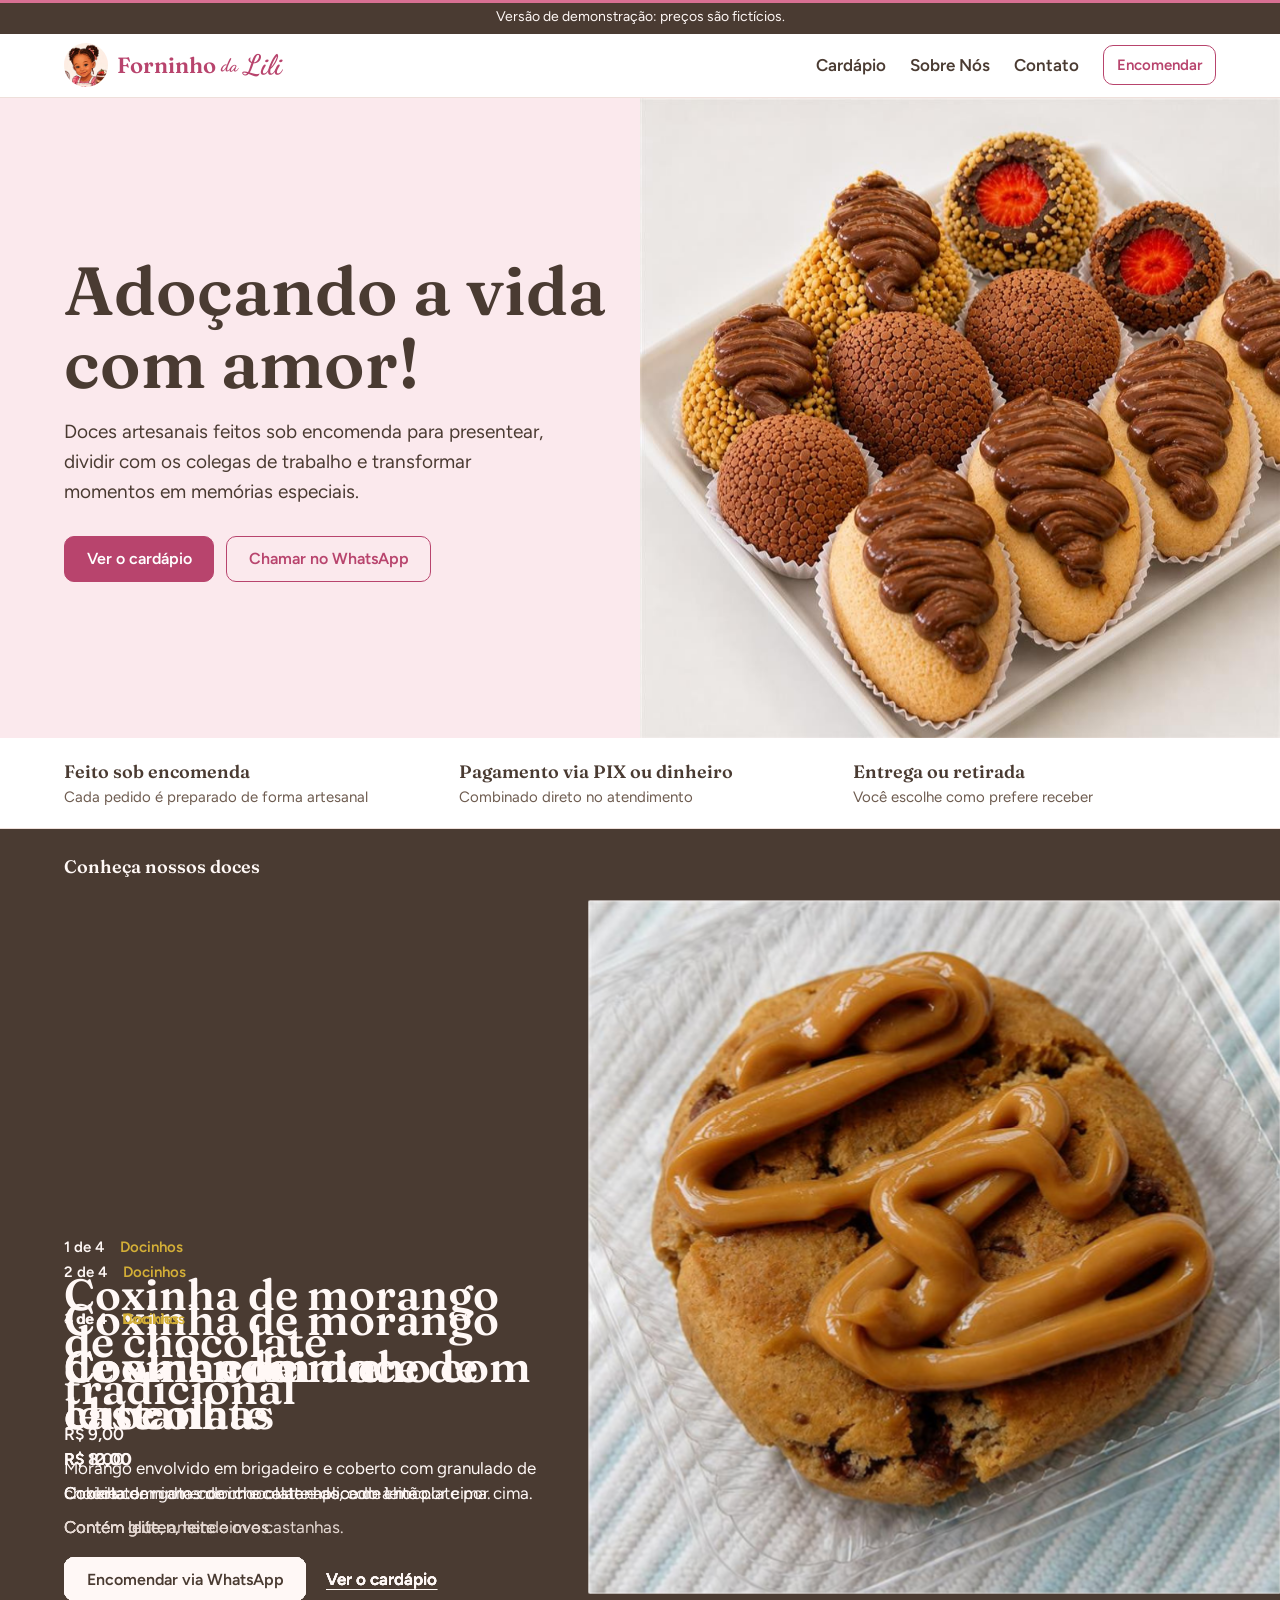
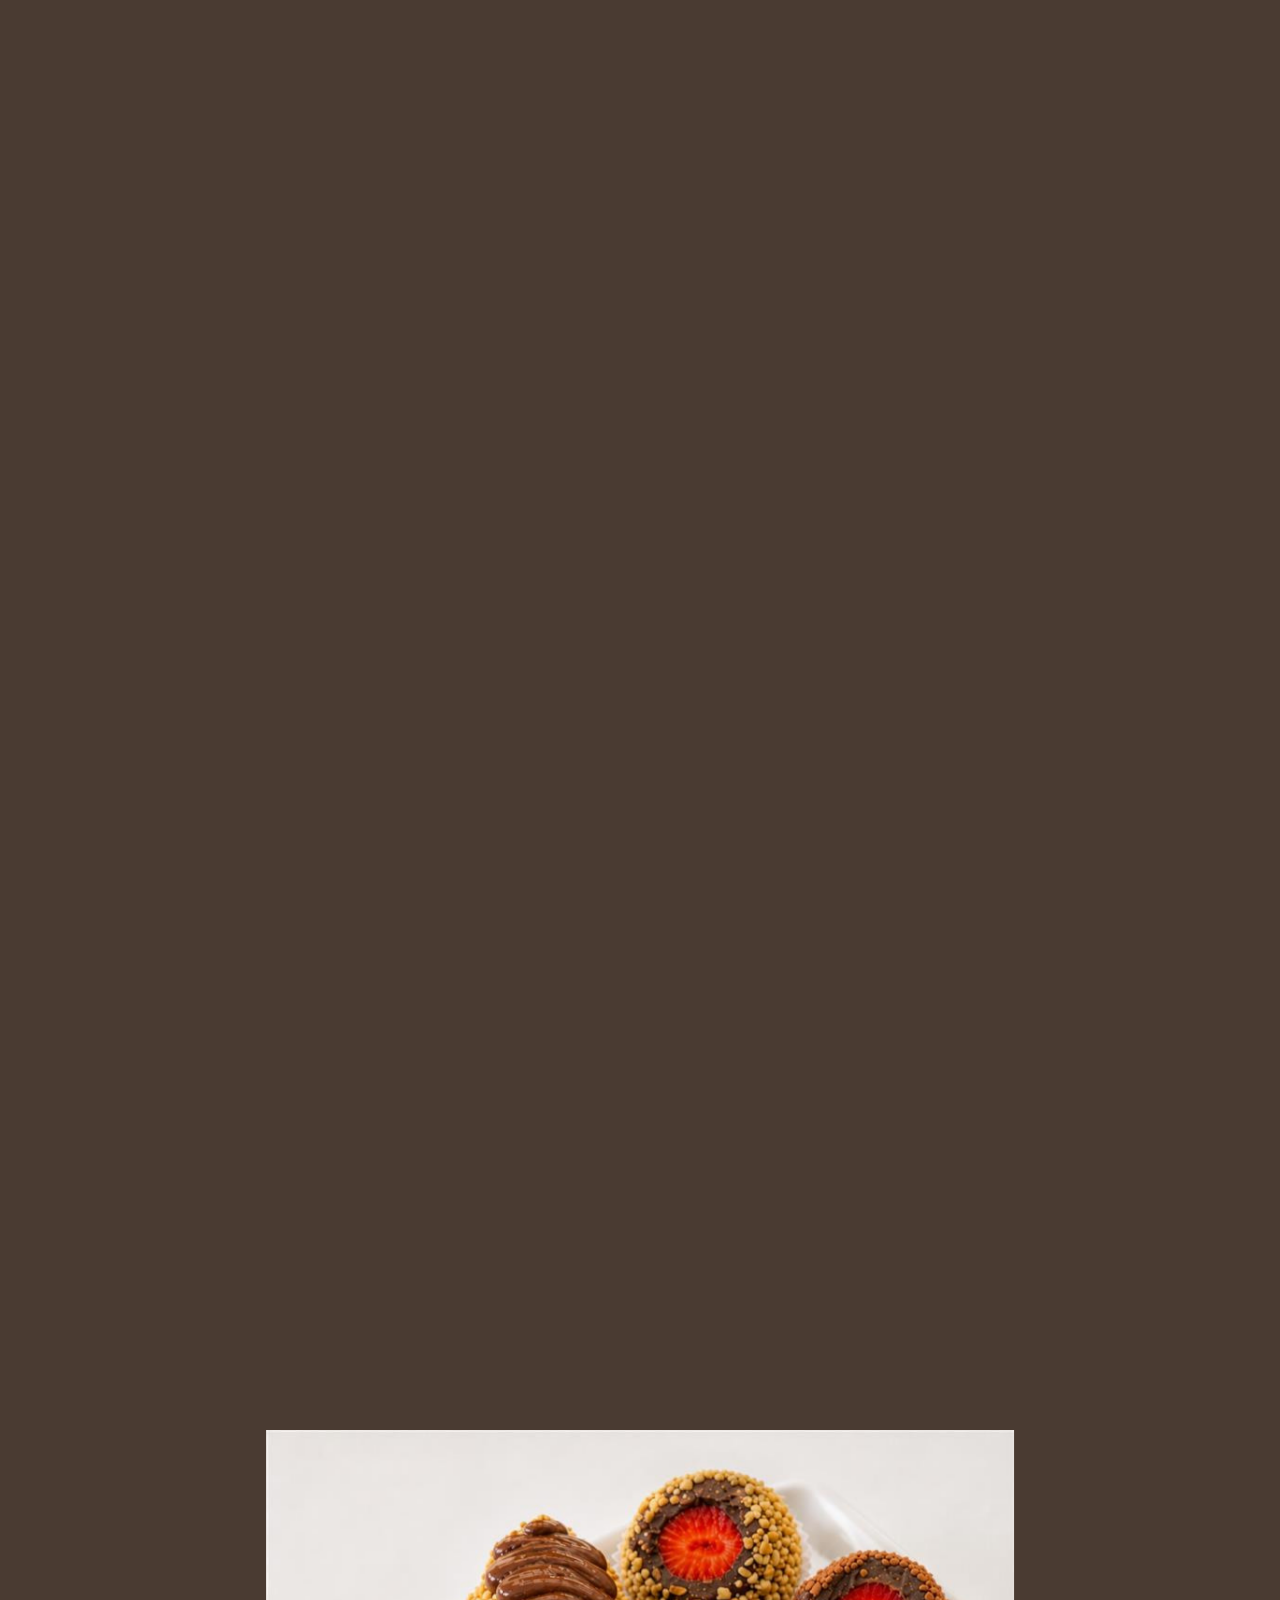
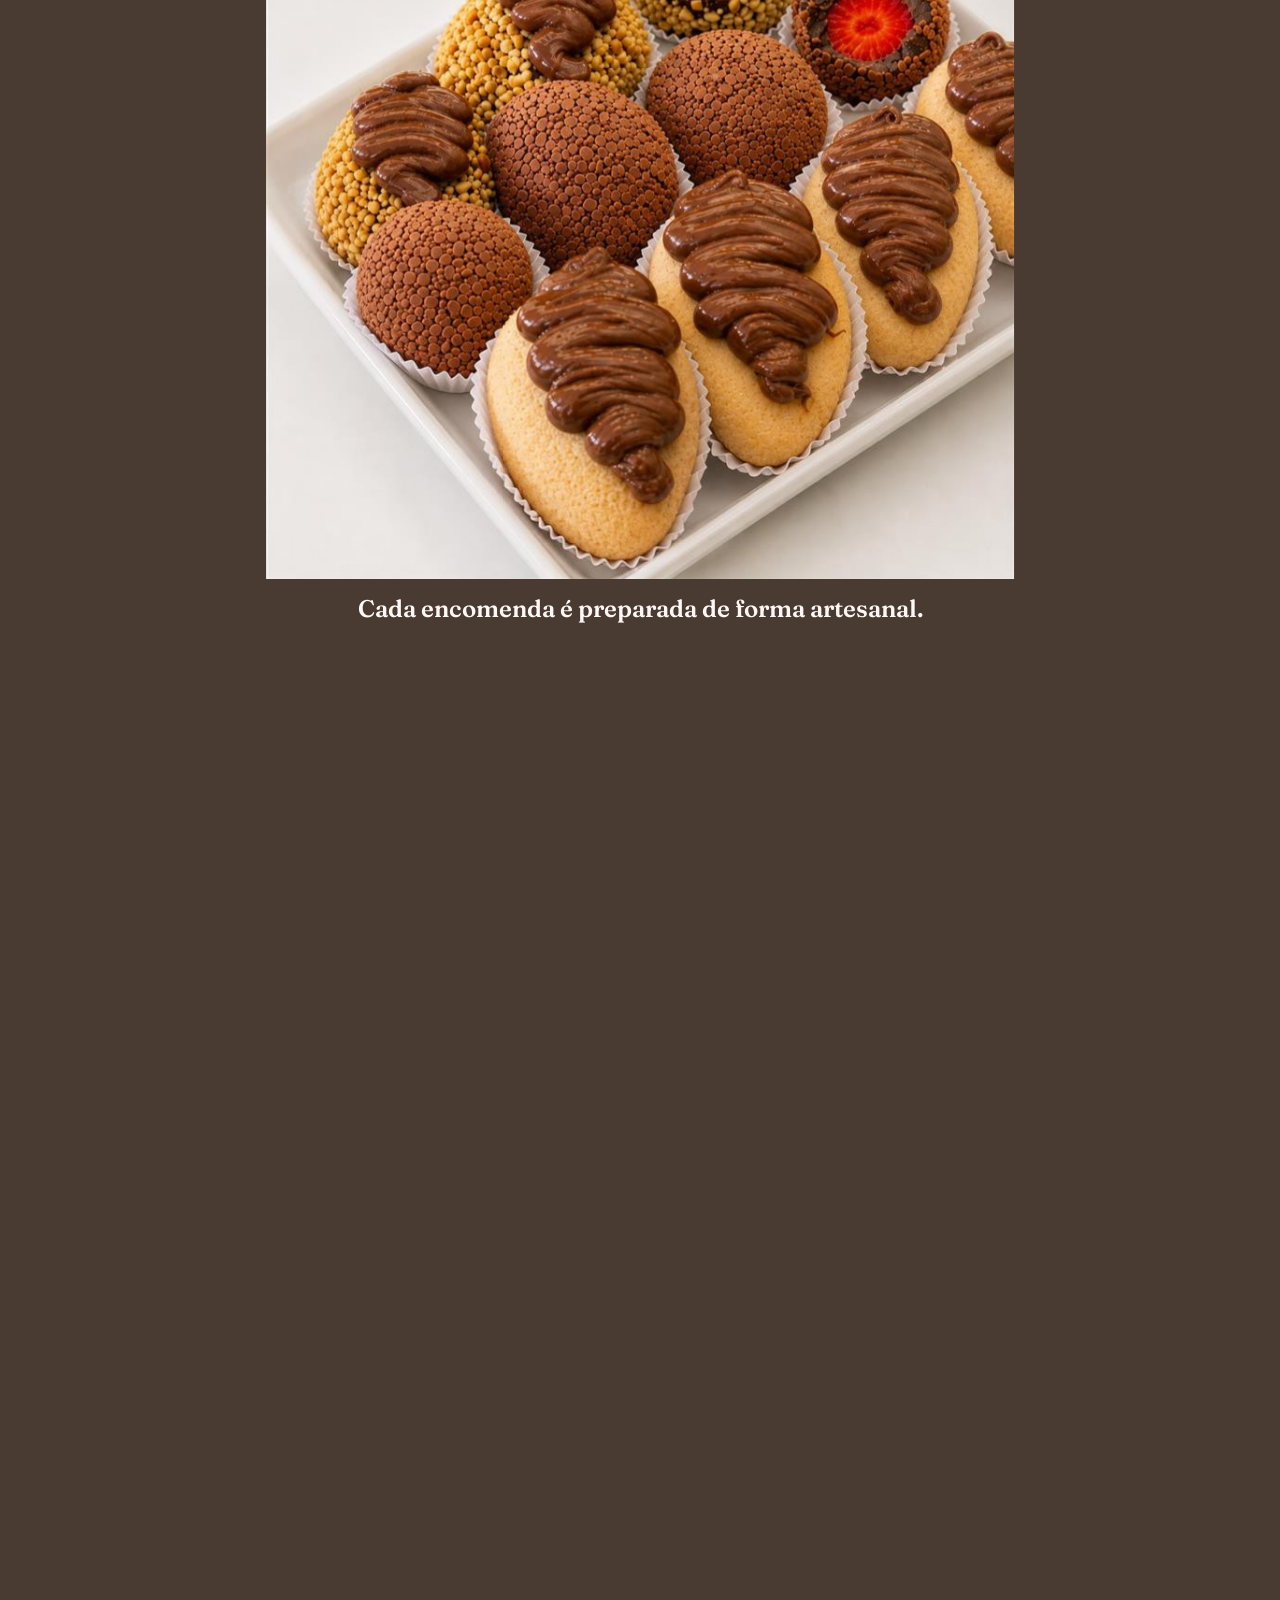
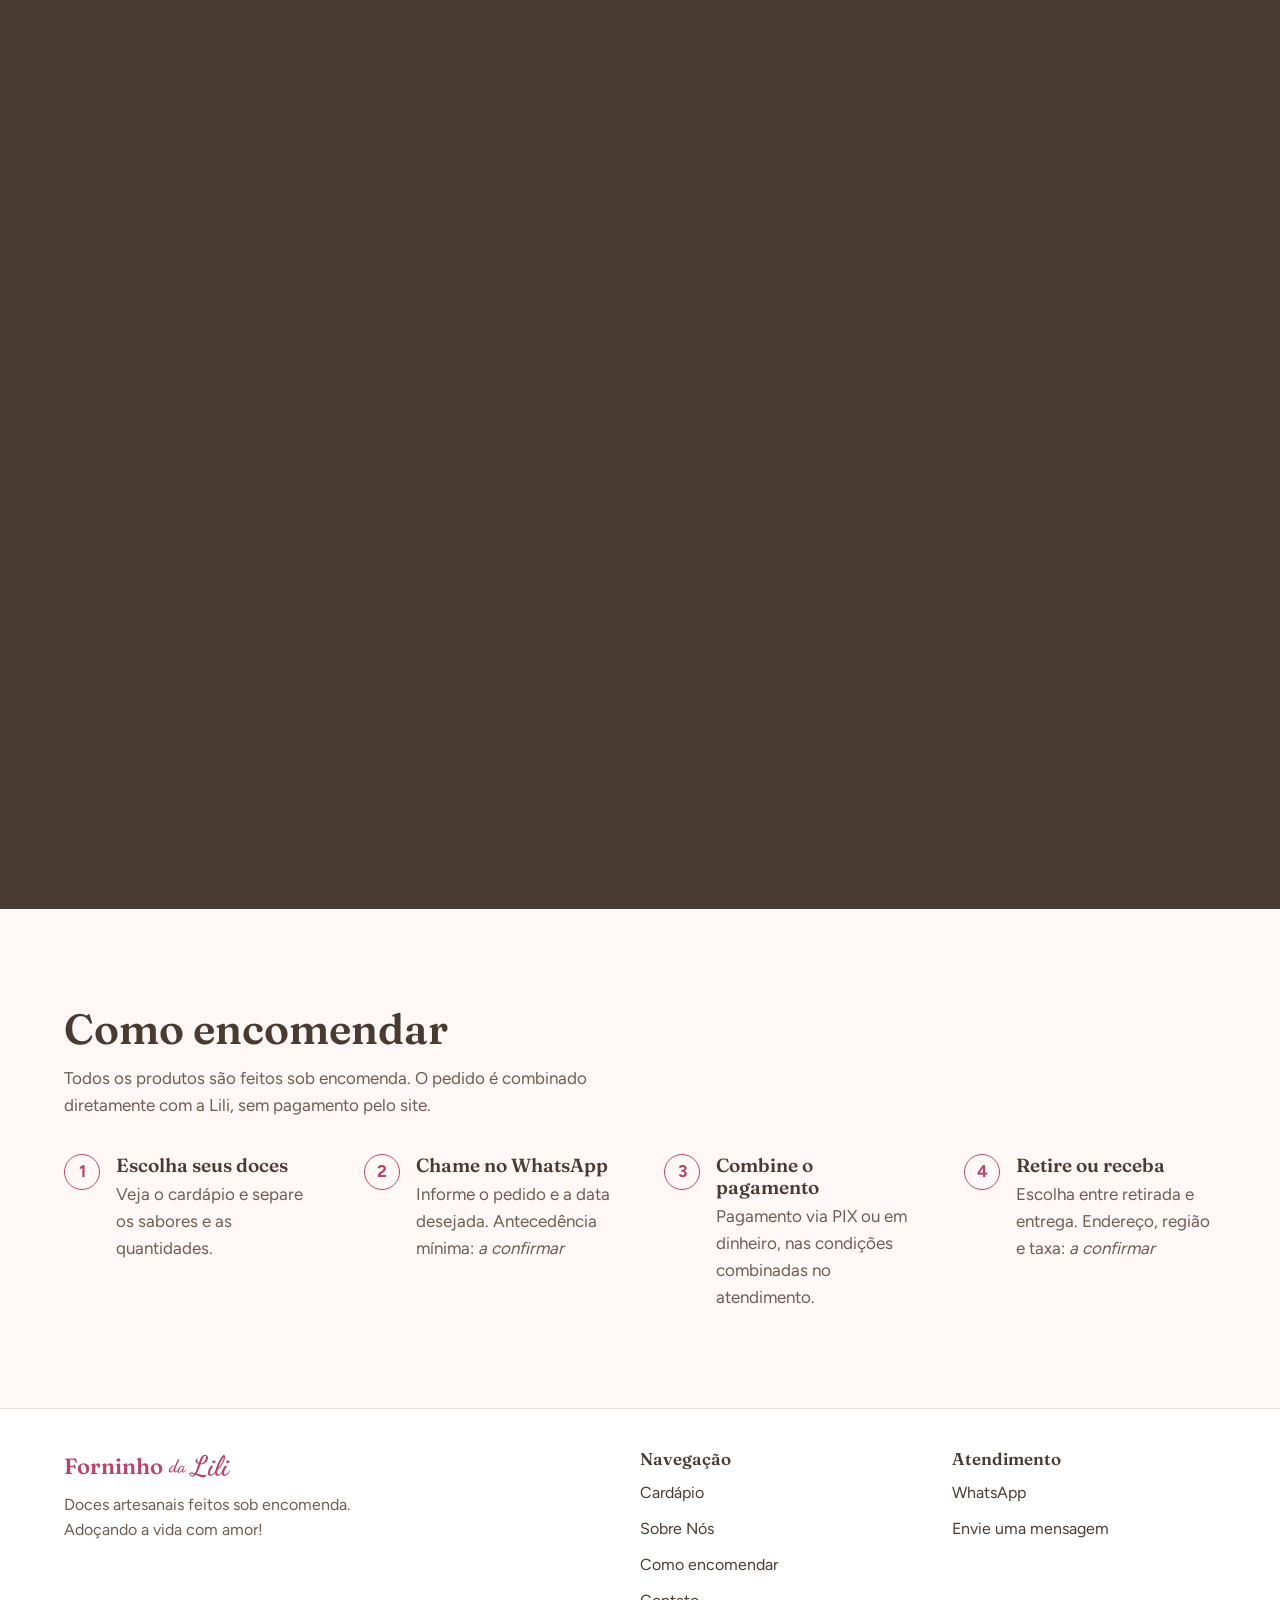
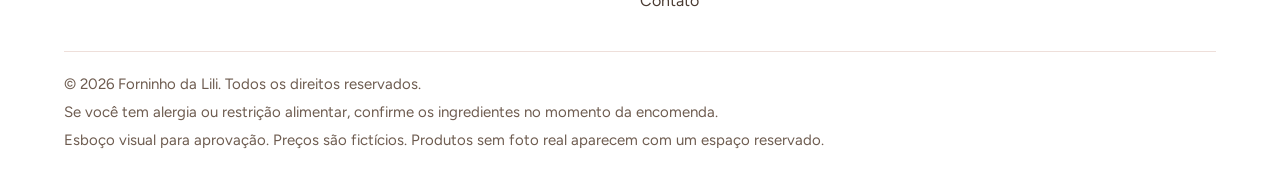
<file: index.html>
<!DOCTYPE html>
<html lang="pt-BR">
<head>
<meta charset="UTF-8">
<meta name="viewport" content="width=device-width, initial-scale=1">
<title>Forninho da Lili | Adoçando a vida com amor!</title>
<meta name="description" content="Confeitaria artesanal Forninho da Lili: doces feitos sob encomenda, cardápio e pedidos pelo WhatsApp.">
<link rel="icon" href="assets/img/logo-selo.jpg">
<link rel="preload" href="assets/fontes/fraunces-600.woff2" as="font" type="font/woff2" crossorigin>
<link rel="preload" href="assets/fontes/figtree-400.woff2" as="font" type="font/woff2" crossorigin>
<link rel="stylesheet" href="assets/css/estilo.css">
</head>
<body id="inicio">

<div class="progresso" aria-hidden="true"></div>

<p class="faixa-demo">Versão de demonstração: preços são fictícios.</p>

<!-- =================== CABEÇALHO (igual em todas as páginas) =================== -->
<header class="topo">
  <div class="conteudo topo-linha">
    <a class="logo" href="index.html" aria-label="Forninho da Lili, página inicial">
      <img class="logo-selo" src="assets/img/logo-selo.jpg" alt="" width="44" height="44">
      <span class="logo-forninho">Forninho</span>
      <span class="logo-da">da</span>
      <span class="logo-lili">Lili</span>
    </a>
    <nav class="menu" aria-label="Menu principal">
      <ul>
        <li><a href="cardapio.html">Cardápio</a></li>
        <li><a href="sobre.html">Sobre Nós</a></li>
        <li><a href="contato.html">Contato</a></li>
      </ul>
    </nav>
    <a class="botao botao-claro botao-mini" href="https://wa.me/5511989634843?text=Ol%C3%A1%21%20Vim%20pelo%20site%20do%20Forninho%20da%20Lili." target="_blank" rel="noopener">Encomendar</a>
  </div>
</header>

<main>

  <!-- =================== HERO =================== -->
  <section class="hero" aria-labelledby="titulo-hero">
    <div class="hero-texto">
      <h1 id="titulo-hero">Adoçando a vida com amor!</h1>
      <p>Doces artesanais feitos sob encomenda para presentear, dividir com os colegas de trabalho e transformar momentos em memórias especiais.</p>
      <div class="hero-acoes">
        <a class="botao" href="cardapio.html">Ver o cardápio</a>
        <a class="botao botao-claro" href="https://wa.me/5511989634843?text=Ol%C3%A1%21%20Vim%20pelo%20site%20do%20Forninho%20da%20Lili." target="_blank" rel="noopener">Chamar no WhatsApp</a>
      </div>
    </div>
    <div class="hero-foto"><img class="foto-hero" src="assets/img/bandeja-doces.jpg" alt="Bandeja com doces da Lili: coxinhas de ninho com chocolate, coxinhas de morango de chocolate, coxinhas de amendoim e castanhas e doces com morango aparente" width="800" height="800"></div>
  </section>

  <div class="destaques">
    <ul class="conteudo">
      <li><strong>Feito sob encomenda</strong><span>Cada pedido é preparado de forma artesanal</span></li>
      <li><strong>Pagamento via PIX ou dinheiro</strong><span>Combinado direto no atendimento</span></li>
      <li><strong>Entrega ou retirada</strong><span>Você escolhe como prefere receber</span></li>
    </ul>
  </div>

  <!-- =================== VITRINE COM EFEITO DE ROLAGEM ===================
       Para trocar um doce, altere a foto, os textos e o link do bloco <li>.
       Com menos ou mais de 4 itens, ajuste os @keyframes vitrine-1 a vitrine-4 no CSS. -->
  <section class="vitrine" aria-labelledby="titulo-vitrine">
    <div class="vitrine-palco">
      <h2 id="titulo-vitrine">Conheça nossos doces</h2>
      <ul class="vitrine-lista">
        <li class="vitrine-item">
          <div class="vitrine-texto">
            <p class="vitrine-rotulo"><span>1 de 4</span><span>Docinhos</span></p>
            <h3>Coxinha de morango de chocolate tradicional</h3>
            <p class="preco">R$ 9,00</p>
            <p>Morango envolvido em brigadeiro e coberto com granulado de chocolate.</p>
            <p class="alergia">Contém leite.</p>
            <div class="vitrine-acoes"><a class="botao" href="https://wa.me/5511989634843?text=Ol%C3%A1%21%20Gostaria%20de%20encomendar%3A%20Coxinha%20de%20morango%20de%20chocolate%20tradicional." target="_blank" rel="noopener">Encomendar via WhatsApp</a><a class="vitrine-link" href="cardapio.html">Ver o cardápio</a></div>
          </div>
          <img src="assets/img/vitrine-coxinha-chocolate.jpg" alt="Coxinha de morango coberta com granulado de chocolate, em forminha de papel branca" width="640" height="640">
        </li>
        <li class="vitrine-item">
          <div class="vitrine-texto">
            <p class="vitrine-rotulo"><span>2 de 4</span><span>Docinhos</span></p>
            <h3>Coxinha de morango de amendoim e castanhas</h3>
            <p class="preco">R$ 10,00</p>
            <p>Coberta com amendoim e castanhas, com chocolate por cima.</p>
            <p class="alergia">Contém leite, amendoim e castanhas.</p>
            <div class="vitrine-acoes"><a class="botao" href="https://wa.me/5511989634843?text=Ol%C3%A1%21%20Gostaria%20de%20encomendar%3A%20Coxinha%20de%20morango%20de%20amendoim%20e%20castanhas." target="_blank" rel="noopener">Encomendar via WhatsApp</a><a class="vitrine-link" href="cardapio.html">Ver o cardápio</a></div>
          </div>
          <img src="assets/img/vitrine-coxinha-amendoim.jpg" alt="Coxinha coberta com amendoim e castanhas, com chocolate por cima, em forminha de papel branca" width="640" height="640">
        </li>
        <li class="vitrine-item">
          <div class="vitrine-texto">
            <p class="vitrine-rotulo"><span>3 de 4</span><span>Docinhos</span></p>
            <h3>Coxinha de ninho com chocolate</h3>
            <p class="preco">R$ 8,00</p>
            <p>Coxinha de ninho com chocolate aplicado à mão.</p>
            <p class="alergia">Contém glúten, leite e ovos.</p>
            <div class="vitrine-acoes"><a class="botao" href="https://wa.me/5511989634843?text=Ol%C3%A1%21%20Gostaria%20de%20encomendar%3A%20Coxinha%20de%20ninho%20com%20chocolate." target="_blank" rel="noopener">Encomendar via WhatsApp</a><a class="vitrine-link" href="cardapio.html">Ver o cardápio</a></div>
          </div>
          <img src="assets/img/vitrine-coxinha-ninho.jpg" alt="Coxinha de ninho com chocolate aplicado por cima, em forminha de papel branca" width="640" height="640">
        </li>
        <li class="vitrine-item">
          <div class="vitrine-texto">
            <p class="vitrine-rotulo"><span>4 de 4</span><span>Cookies</span></p>
            <h3>Cookie com doce de leite</h3>
            <p class="preco">R$ 12,00</p>
            <p>Cookie com gotas de chocolate e doce de leite por cima.</p>
            <p class="alergia">Contém glúten, leite e ovos.</p>
            <div class="vitrine-acoes"><a class="botao" href="https://wa.me/5511989634843?text=Ol%C3%A1%21%20Gostaria%20de%20encomendar%3A%20Cookie%20com%20doce%20de%20leite." target="_blank" rel="noopener">Encomendar via WhatsApp</a><a class="vitrine-link" href="cardapio.html">Ver o cardápio</a></div>
          </div>
          <img src="assets/img/vitrine-cookie-doce-de-leite.jpg" alt="Cookie com gotas de chocolate e doce de leite por cima, em embalagem transparente" width="640" height="640">
        </li>
      </ul>
      <div class="vitrine-medidor" aria-hidden="true"><span></span><span></span><span></span><span></span></div>
    </div>
  </section>

  <!-- =================== APROXIMAÇÃO DA BANDEJA ===================
       Começa no detalhe da foto e recua até mostrá-la inteira.
       É decorativa: fica oculta na versão sem movimento. -->
  <div class="macro">
    <div class="macro-palco">
      <img src="assets/img/bandeja-doces.jpg" alt="" width="800" height="800">
      <p>Cada encomenda é preparada de forma artesanal.</p>
    </div>
  </div>

  <!-- =================== ENCOMENDA E PAGAMENTO =================== -->
  <section class="secao" id="encomendas" aria-labelledby="titulo-encomendas">
    <div class="conteudo">
      <h2 id="titulo-encomendas">Como encomendar</h2>
      <p class="intro">Todos os produtos são feitos sob encomenda. O pedido é combinado diretamente com a Lili, sem pagamento pelo site.</p>
      <ol class="passos">
        <li>
          <h3>Escolha seus doces</h3>
          <p>Veja o cardápio e separe os sabores e as quantidades.</p>
        </li>
        <li>
          <h3>Chame no WhatsApp</h3>
          <p>Informe o pedido e a data desejada. Antecedência mínima: <span class="a-confirmar">a confirmar</span></p>
        </li>
        <li>
          <h3>Combine o pagamento</h3>
          <p>Pagamento via PIX ou em dinheiro, nas condições combinadas no atendimento.</p>
        </li>
        <li>
          <h3>Retire ou receba</h3>
          <p>Escolha entre retirada e entrega. Endereço, região e taxa: <span class="a-confirmar">a confirmar</span></p>
        </li>
      </ol>
    </div>
  </section>

</main>

<!-- =================== RODAPÉ (igual em todas as páginas) =================== -->
<footer class="rodape">
  <div class="conteudo rodape-grade">
    <div class="rodape-marca">
      <a class="logo" href="index.html" aria-label="Forninho da Lili, página inicial">
        <span class="logo-forninho">Forninho</span>
        <span class="logo-da">da</span>
        <span class="logo-lili">Lili</span>
      </a>
      <p>Doces artesanais feitos sob encomenda. Adoçando a vida com amor!</p>
    </div>
    <div>
      <h2>Navegação</h2>
      <ul>
        <li><a href="cardapio.html">Cardápio</a></li>
        <li><a href="sobre.html">Sobre Nós</a></li>
        <li><a href="index.html#encomendas">Como encomendar</a></li>
        <li><a href="contato.html">Contato</a></li>
      </ul>
    </div>
    <div>
      <h2>Atendimento</h2>
      <ul>
        <li><a href="https://wa.me/5511989634843?text=Ol%C3%A1%21%20Vim%20pelo%20site%20do%20Forninho%20da%20Lili." target="_blank" rel="noopener">WhatsApp</a></li>
        <li><a href="contato.html">Envie uma mensagem</a></li>
      </ul>
    </div>
  </div>
  <div class="conteudo rodape-legal">
    <p>© <span data-ano>2026</span> Forninho da Lili. Todos os direitos reservados.</p>
    <p>Se você tem alergia ou restrição alimentar, confirme os ingredientes no momento da encomenda.</p>
    <p>Esboço visual para aprovação. Preços são fictícios. Produtos sem foto real aparecem com um espaço reservado.</p>
  </div>
</footer>

</body>
</html>
</file>
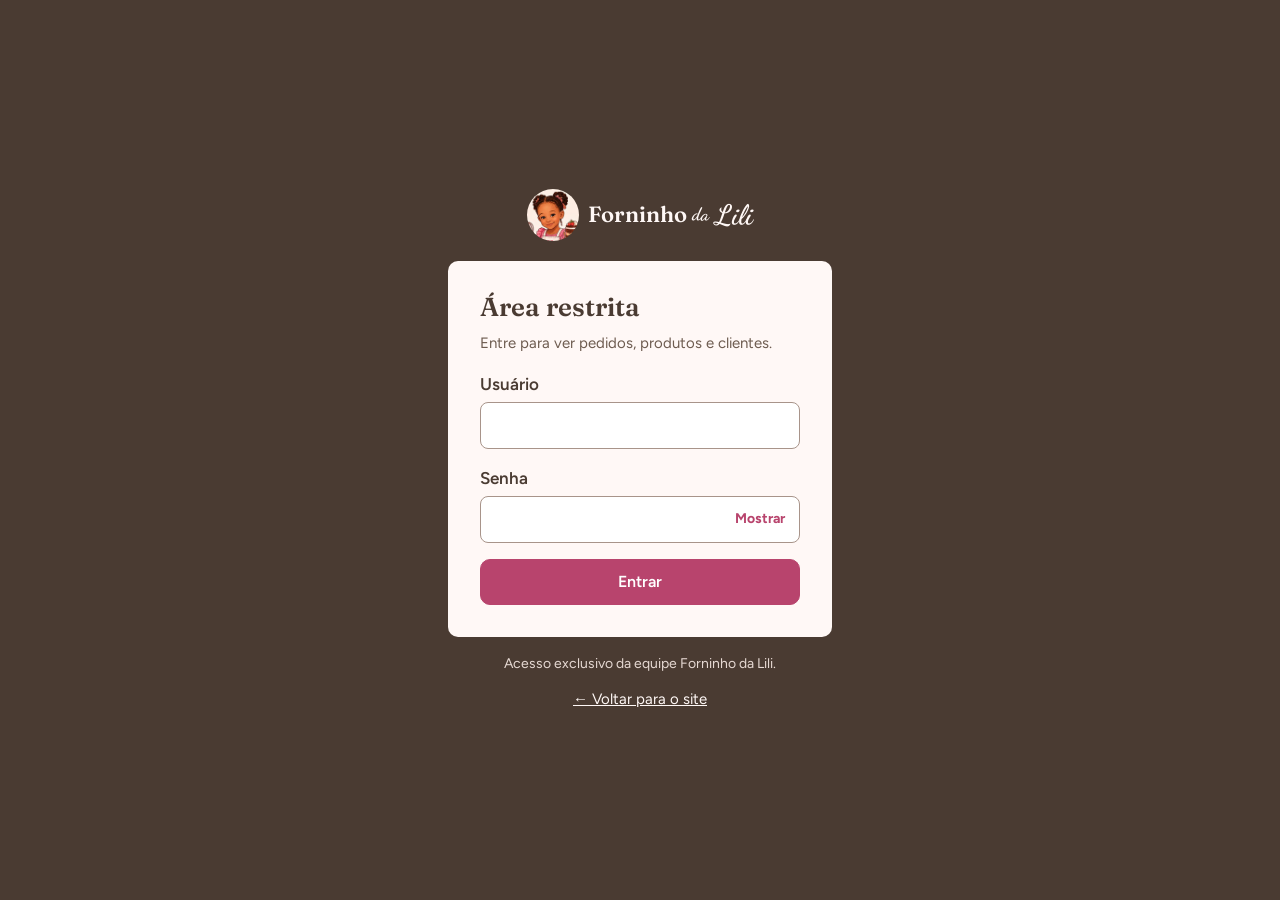
<file: admin/index.html>
<!DOCTYPE html>
<html lang="pt-BR" data-login>
<head>
<meta charset="UTF-8">
<meta name="viewport" content="width=device-width, initial-scale=1">
<!-- O painel nunca deve aparecer no Google -->
<meta name="robots" content="noindex, nofollow">
<title>Entrar | Painel Forninho da Lili</title>
<link rel="icon" href="../assets/img/logo-selo.jpg">
<link rel="stylesheet" href="../assets/css/estilo.css">
<link rel="stylesheet" href="assets/admin.css">
<!-- dados.js = "banco" provisório; admin.js = proteção por login (precisa ficar no head) -->
<script src="../assets/js/dados.js"></script>
<script src="assets/admin.js"></script>
</head>
<body class="admin-corpo login-pagina">

<main class="login-caixa">
  <a class="logo" href="../index.html" aria-label="Forninho da Lili, voltar ao site">
    <img class="logo-selo" src="../assets/img/logo-selo.jpg" alt="" width="52" height="52">
    <span class="logo-forninho">Forninho</span>
    <span class="logo-da">da</span>
    <span class="logo-lili">Lili</span>
  </a>

  <!-- Na versão PHP: <form method="post" action="login.php"> -->
  <form class="login-form" id="form-login" novalidate>
    <h1>Área restrita</h1>
    <p class="intro">Entre para ver pedidos, produtos e clientes.</p>

    <p class="aviso aviso-erro" id="erro-login" role="alert" hidden>Usuário ou senha incorretos.</p>

    <div class="campo">
      <label for="usuario">Usuário</label>
      <input type="text" id="usuario" name="usuario" autocomplete="username" autocapitalize="none" spellcheck="false" required>
    </div>

    <div class="campo">
      <label for="senha">Senha</label>
      <div class="campo-senha">
        <input type="password" id="senha" name="senha" autocomplete="current-password" required>
        <button class="mostrar-senha" type="button" id="mostrar-senha" aria-pressed="false">Mostrar</button>
      </div>
    </div>

    <button class="botao" type="submit">Entrar</button>
  </form>

    <p class="login-demo">Acesso exclusivo da equipe Forninho da Lili.</p>
  <a class="login-voltar" href="../index.html">← Voltar para o site</a>
</main>

<script>
  // Quem já está logado vai direto para o painel
  if (Admin.logado()) window.location.replace('painel.html');

  var form = document.getElementById('form-login');
  var erro = document.getElementById('erro-login');
  var senha = document.getElementById('senha');
  var botaoVer = document.getElementById('mostrar-senha');

  botaoVer.addEventListener('click', function () {
    var mostrar = senha.type === 'password';
    senha.type = mostrar ? 'text' : 'password';
    botaoVer.textContent = mostrar ? 'Ocultar' : 'Mostrar';
    botaoVer.setAttribute('aria-pressed', String(mostrar));
  });

  form.addEventListener('submit', function (e) {
    e.preventDefault();
    var usuario = form.usuario.value;
    if (!usuario.trim() || !senha.value) {
      erro.textContent = 'Preencha usuário e senha.';
      erro.hidden = false;
      return;
    }
    if (Admin.entrar(usuario, senha.value)) {
      window.location.replace('painel.html');
    } else {
      erro.textContent = 'Usuário ou senha incorretos.';
      erro.hidden = false;
      senha.value = '';
      senha.focus();
    }
  });
</script>
</body>
</html>
</file>
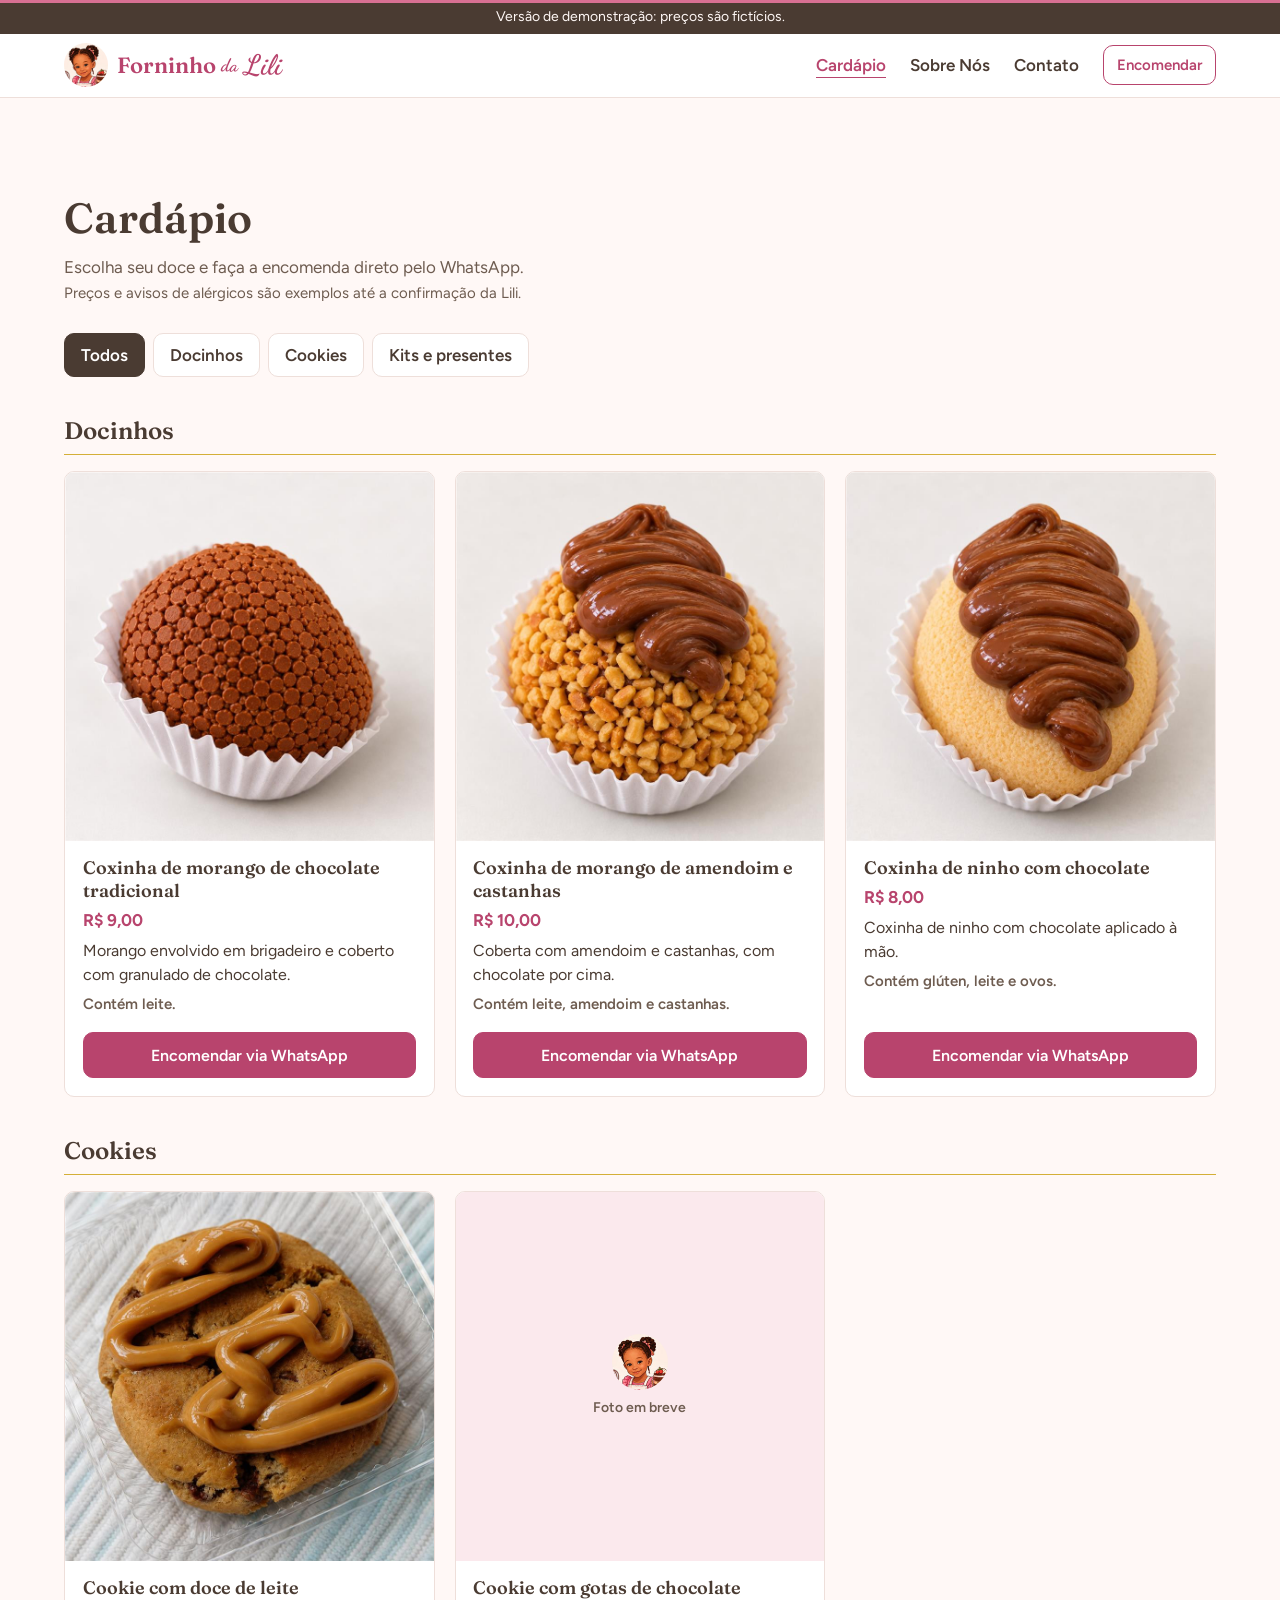
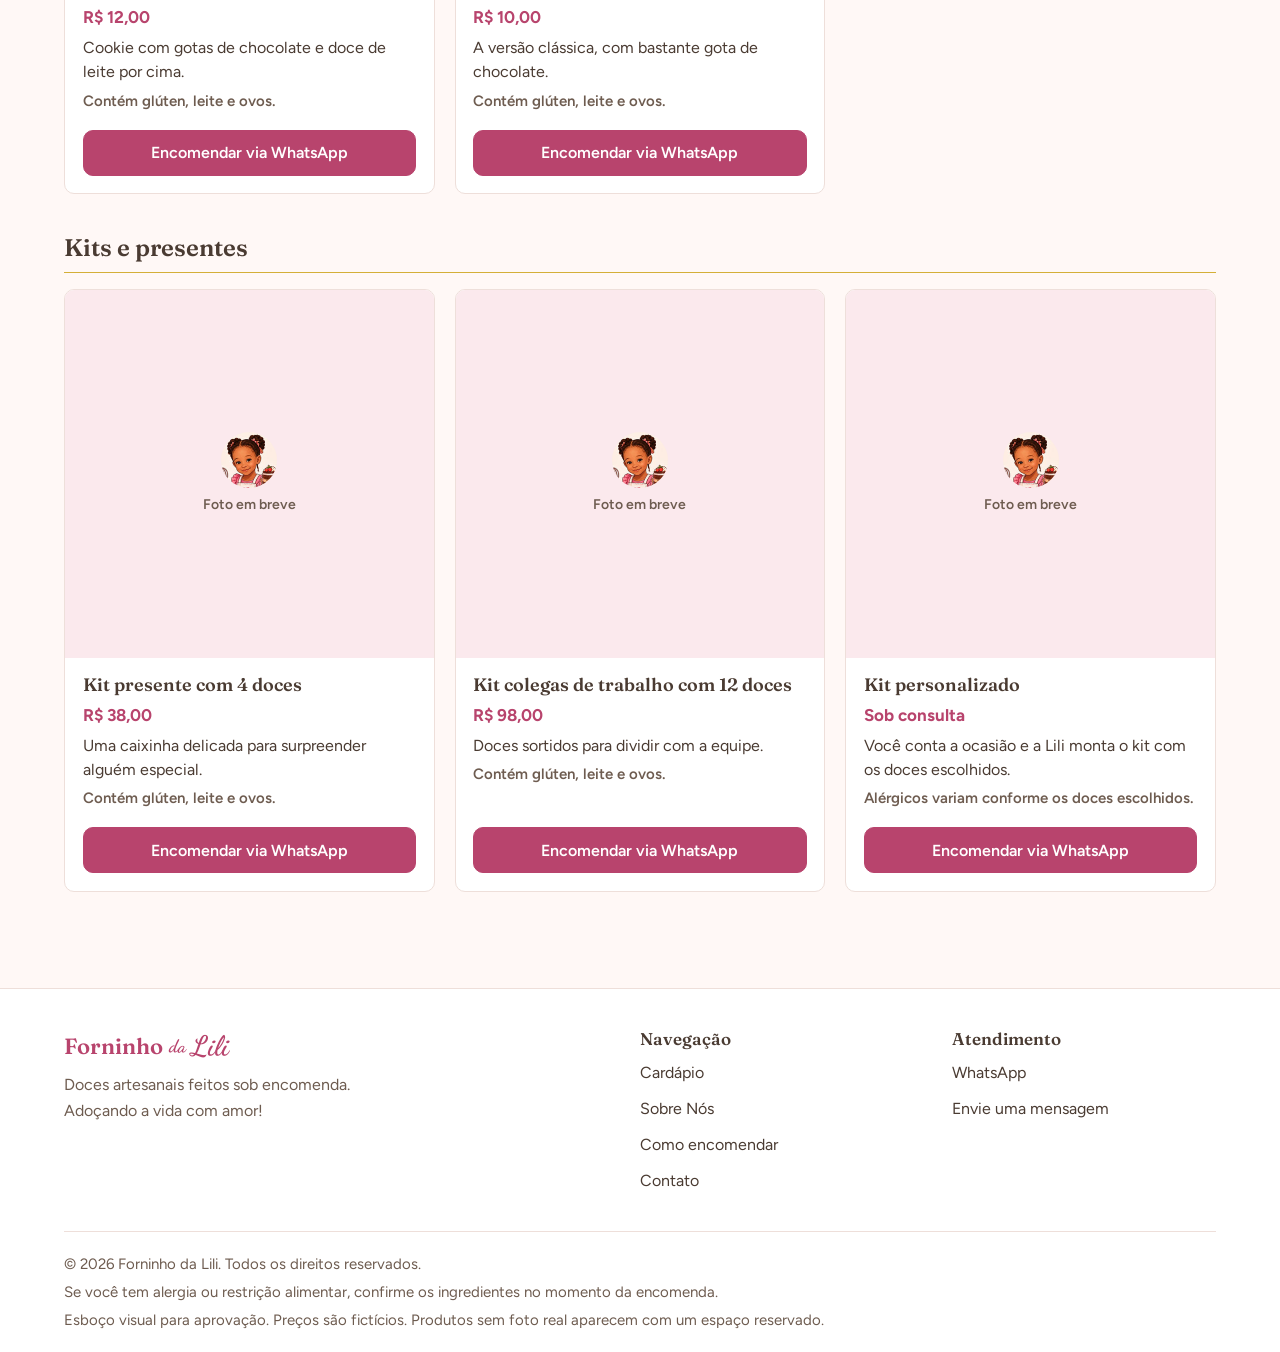
<file: cardapio.html>
<!DOCTYPE html>
<html lang="pt-BR">
<head>
<meta charset="UTF-8">
<meta name="viewport" content="width=device-width, initial-scale=1">
<title>Cardápio | Forninho da Lili</title>
<meta name="description" content="Cardápio do Forninho da Lili: docinhos, cookies e kits de presente feitos sob encomenda.">
<link rel="icon" href="assets/img/logo-selo.jpg">
<link rel="preload" href="assets/fontes/fraunces-600.woff2" as="font" type="font/woff2" crossorigin>
<link rel="preload" href="assets/fontes/figtree-400.woff2" as="font" type="font/woff2" crossorigin>
<link rel="stylesheet" href="assets/css/estilo.css">
</head>
<body id="inicio">

<div class="progresso" aria-hidden="true"></div>

<p class="faixa-demo">Versão de demonstração: preços são fictícios.</p>

<!-- =================== CABEÇALHO (igual em todas as páginas) =================== -->
<header class="topo">
  <div class="conteudo topo-linha">
    <a class="logo" href="index.html" aria-label="Forninho da Lili, página inicial">
      <img class="logo-selo" src="assets/img/logo-selo.jpg" alt="" width="44" height="44">
      <span class="logo-forninho">Forninho</span>
      <span class="logo-da">da</span>
      <span class="logo-lili">Lili</span>
    </a>
    <nav class="menu" aria-label="Menu principal">
      <ul>
        <li><a href="cardapio.html" aria-current="page">Cardápio</a></li>
        <li><a href="sobre.html">Sobre Nós</a></li>
        <li><a href="contato.html">Contato</a></li>
      </ul>
    </nav>
    <a class="botao botao-claro botao-mini" href="https://wa.me/5511989634843?text=Ol%C3%A1%21%20Vim%20pelo%20site%20do%20Forninho%20da%20Lili." target="_blank" rel="noopener">Encomendar</a>
  </div>
</header>

<main>

  <!-- =================== CARDÁPIO =================== -->
  <section class="secao" id="cardapio" aria-labelledby="titulo-cardapio">
    <div class="conteudo">
      <h1 class="titulo-pagina" id="titulo-cardapio">Cardápio</h1>
      <p class="intro">Escolha seu doce e faça a encomenda direto pelo WhatsApp.</p>
      <p class="nota">Preços e avisos de alérgicos são exemplos até a confirmação da Lili.</p>

      <!-- Filtro de categorias feito só com CSS. Os quatro inputs precisam ficar aqui, antes de .filtros e .grupos. -->
      <input class="filtro-radio" type="radio" name="categoria" id="f-todos" checked>
      <input class="filtro-radio" type="radio" name="categoria" id="f-docinhos">
      <input class="filtro-radio" type="radio" name="categoria" id="f-cookies">
      <input class="filtro-radio" type="radio" name="categoria" id="f-kits">

      <div class="filtros" role="group" aria-label="Filtrar por categoria">
        <label for="f-todos">Todos</label>
        <label for="f-docinhos">Docinhos</label>
        <label for="f-cookies">Cookies</label>
        <label for="f-kits">Kits e presentes</label>
      </div>

      <!-- Os produtos abaixo são uma cópia de reserva. Ao abrir a página, o arquivo
           assets/js/cardapio.js troca esta lista pelos produtos ativos cadastrados.
           Na versão PHP, este trecho será gerado pelo servidor a partir do SQLite. -->
      <div class="grupos" id="grupos-cardapio">

        <div class="grupo g-docinhos" data-categoria="docinhos">
          <h3>Docinhos</h3>
          <div class="lista-produtos">

            <!-- MODELO DE PRODUTO: para criar outro, copie do <article> até </article>.
                 TROCAR FOTO: troque a div .foto-pendente por <img src="fotos/nome.jpg" alt="Descrição do doce">.
                 Use fotos quadradas para o cartão ficar alinhado. -->
            <article class="item">
              <div class="foto"><img src="assets/img/produtos/coxinha-chocolate.jpg" alt="Coxinha de morango coberta com granulado de chocolate, em forminha de papel branca" width="800" height="800"></div>
              <div class="item-corpo">
                <h4 class="nome-produto">Coxinha de morango de chocolate tradicional</h4>
                <p class="preco">R$ 9,00</p>
                <p class="item-descricao">Morango envolvido em brigadeiro e coberto com granulado de chocolate.</p>
                <p class="alergia">Contém leite.</p>
                <a class="botao" href="https://wa.me/5511989634843?text=Ol%C3%A1%21%20Gostaria%20de%20encomendar%3A%20Coxinha%20de%20morango%20de%20chocolate%20tradicional." target="_blank" rel="noopener">Encomendar via WhatsApp</a>
              </div>
            </article>

            <article class="item">
              <div class="foto"><img src="assets/img/produtos/coxinha-amendoim.jpg" alt="Coxinha coberta com amendoim e castanhas, com chocolate por cima, em forminha de papel branca" width="800" height="800"></div>
              <div class="item-corpo">
                <h4 class="nome-produto">Coxinha de morango de amendoim e castanhas</h4>
                <p class="preco">R$ 10,00</p>
                <p class="item-descricao">Coberta com amendoim e castanhas, com chocolate por cima.</p>
                <p class="alergia">Contém leite, amendoim e castanhas.</p>
                <a class="botao" href="https://wa.me/5511989634843?text=Ol%C3%A1%21%20Gostaria%20de%20encomendar%3A%20Coxinha%20de%20morango%20de%20amendoim%20e%20castanhas." target="_blank" rel="noopener">Encomendar via WhatsApp</a>
              </div>
            </article>

            <article class="item">
              <div class="foto"><img src="assets/img/produtos/coxinha-ninho.jpg" alt="Coxinha de ninho com chocolate aplicado por cima, em forminha de papel branca" width="800" height="800"></div>
              <div class="item-corpo">
                <h4 class="nome-produto">Coxinha de ninho com chocolate</h4>
                <p class="preco">R$ 8,00</p>
                <p class="item-descricao">Coxinha de ninho com chocolate aplicado à mão.</p>
                <p class="alergia">Contém glúten, leite e ovos.</p>
                <a class="botao" href="https://wa.me/5511989634843?text=Ol%C3%A1%21%20Gostaria%20de%20encomendar%3A%20Coxinha%20de%20ninho%20com%20chocolate." target="_blank" rel="noopener">Encomendar via WhatsApp</a>
              </div>
            </article>

          </div>
        </div>

        <div class="grupo g-cookies" data-categoria="cookies">
          <h3>Cookies</h3>
          <div class="lista-produtos">

            <article class="item">
              <div class="foto"><img src="assets/img/produtos/cookie-doce-de-leite.jpg" alt="Cookie com gotas de chocolate e doce de leite por cima, em embalagem transparente" width="800" height="800"></div>
              <div class="item-corpo">
                <h4 class="nome-produto">Cookie com doce de leite</h4>
                <p class="preco">R$ 12,00</p>
                <p class="item-descricao">Cookie com gotas de chocolate e doce de leite por cima.</p>
                <p class="alergia">Contém glúten, leite e ovos.</p>
                <a class="botao" href="https://wa.me/5511989634843?text=Ol%C3%A1%21%20Gostaria%20de%20encomendar%3A%20Cookie%20com%20doce%20de%20leite." target="_blank" rel="noopener">Encomendar via WhatsApp</a>
              </div>
            </article>

            <article class="item">
              <div class="foto"><div class="foto-pendente"><img src="assets/img/logo-selo.jpg" alt="" width="56" height="56">Foto em breve</div></div>
              <div class="item-corpo">
                <h4 class="nome-produto">Cookie com gotas de chocolate</h4>
                <p class="preco">R$ 10,00</p>
                <p class="item-descricao">A versão clássica, com bastante gota de chocolate.</p>
                <p class="alergia">Contém glúten, leite e ovos.</p>
                <a class="botao" href="https://wa.me/5511989634843?text=Ol%C3%A1%21%20Gostaria%20de%20encomendar%3A%20Cookie%20com%20gotas%20de%20chocolate." target="_blank" rel="noopener">Encomendar via WhatsApp</a>
              </div>
            </article>

          </div>
        </div>

        <div class="grupo g-kits" data-categoria="kits">
          <h3>Kits e presentes</h3>
          <div class="lista-produtos">

            <article class="item">
              <div class="foto"><div class="foto-pendente"><img src="assets/img/logo-selo.jpg" alt="" width="56" height="56">Foto em breve</div></div>
              <div class="item-corpo">
                <h4 class="nome-produto">Kit presente com 4 doces</h4>
                <p class="preco">R$ 38,00</p>
                <p class="item-descricao">Uma caixinha delicada para surpreender alguém especial.</p>
                <p class="alergia">Contém glúten, leite e ovos.</p>
                <a class="botao" href="https://wa.me/5511989634843?text=Ol%C3%A1%21%20Gostaria%20de%20encomendar%3A%20Kit%20presente%20com%204%20doces." target="_blank" rel="noopener">Encomendar via WhatsApp</a>
              </div>
            </article>

            <article class="item">
              <div class="foto"><div class="foto-pendente"><img src="assets/img/logo-selo.jpg" alt="" width="56" height="56">Foto em breve</div></div>
              <div class="item-corpo">
                <h4 class="nome-produto">Kit colegas de trabalho com 12 doces</h4>
                <p class="preco">R$ 98,00</p>
                <p class="item-descricao">Doces sortidos para dividir com a equipe.</p>
                <p class="alergia">Contém glúten, leite e ovos.</p>
                <a class="botao" href="https://wa.me/5511989634843?text=Ol%C3%A1%21%20Gostaria%20de%20encomendar%3A%20Kit%20colegas%20de%20trabalho%20com%2012%20doces." target="_blank" rel="noopener">Encomendar via WhatsApp</a>
              </div>
            </article>

            <article class="item">
              <div class="foto"><div class="foto-pendente"><img src="assets/img/logo-selo.jpg" alt="" width="56" height="56">Foto em breve</div></div>
              <div class="item-corpo">
                <h4 class="nome-produto">Kit personalizado</h4>
                <p class="preco">Sob consulta</p>
                <p class="item-descricao">Você conta a ocasião e a Lili monta o kit com os doces escolhidos.</p>
                <p class="alergia">Alérgicos variam conforme os doces escolhidos.</p>
                <a class="botao" href="https://wa.me/5511989634843?text=Ol%C3%A1%21%20Gostaria%20de%20encomendar%3A%20Kit%20personalizado." target="_blank" rel="noopener">Encomendar via WhatsApp</a>
              </div>
            </article>

          </div>
        </div>

      </div>
    </div>
  </section>

</main>

<!-- =================== RODAPÉ (igual em todas as páginas) =================== -->
<footer class="rodape">
  <div class="conteudo rodape-grade">
    <div class="rodape-marca">
      <a class="logo" href="index.html" aria-label="Forninho da Lili, página inicial">
        <span class="logo-forninho">Forninho</span>
        <span class="logo-da">da</span>
        <span class="logo-lili">Lili</span>
      </a>
      <p>Doces artesanais feitos sob encomenda. Adoçando a vida com amor!</p>
    </div>
    <div>
      <h2>Navegação</h2>
      <ul>
        <li><a href="cardapio.html">Cardápio</a></li>
        <li><a href="sobre.html">Sobre Nós</a></li>
        <li><a href="index.html#encomendas">Como encomendar</a></li>
        <li><a href="contato.html">Contato</a></li>
      </ul>
    </div>
    <div>
      <h2>Atendimento</h2>
      <ul>
        <li><a href="https://wa.me/5511989634843?text=Ol%C3%A1%21%20Vim%20pelo%20site%20do%20Forninho%20da%20Lili." target="_blank" rel="noopener">WhatsApp</a></li>
        <li><a href="contato.html">Envie uma mensagem</a></li>
      </ul>
    </div>
  </div>
  <div class="conteudo rodape-legal">
    <p>© <span data-ano>2026</span> Forninho da Lili. Todos os direitos reservados.</p>
    <p>Se você tem alergia ou restrição alimentar, confirme os ingredientes no momento da encomenda.</p>
    <p>Esboço visual para aprovação. Preços são fictícios. Produtos sem foto real aparecem com um espaço reservado.</p>
  </div>
</footer>
<script src="assets/js/dados.js"></script>
<script src="assets/js/cardapio.js"></script>

</body>
</html>
</file>
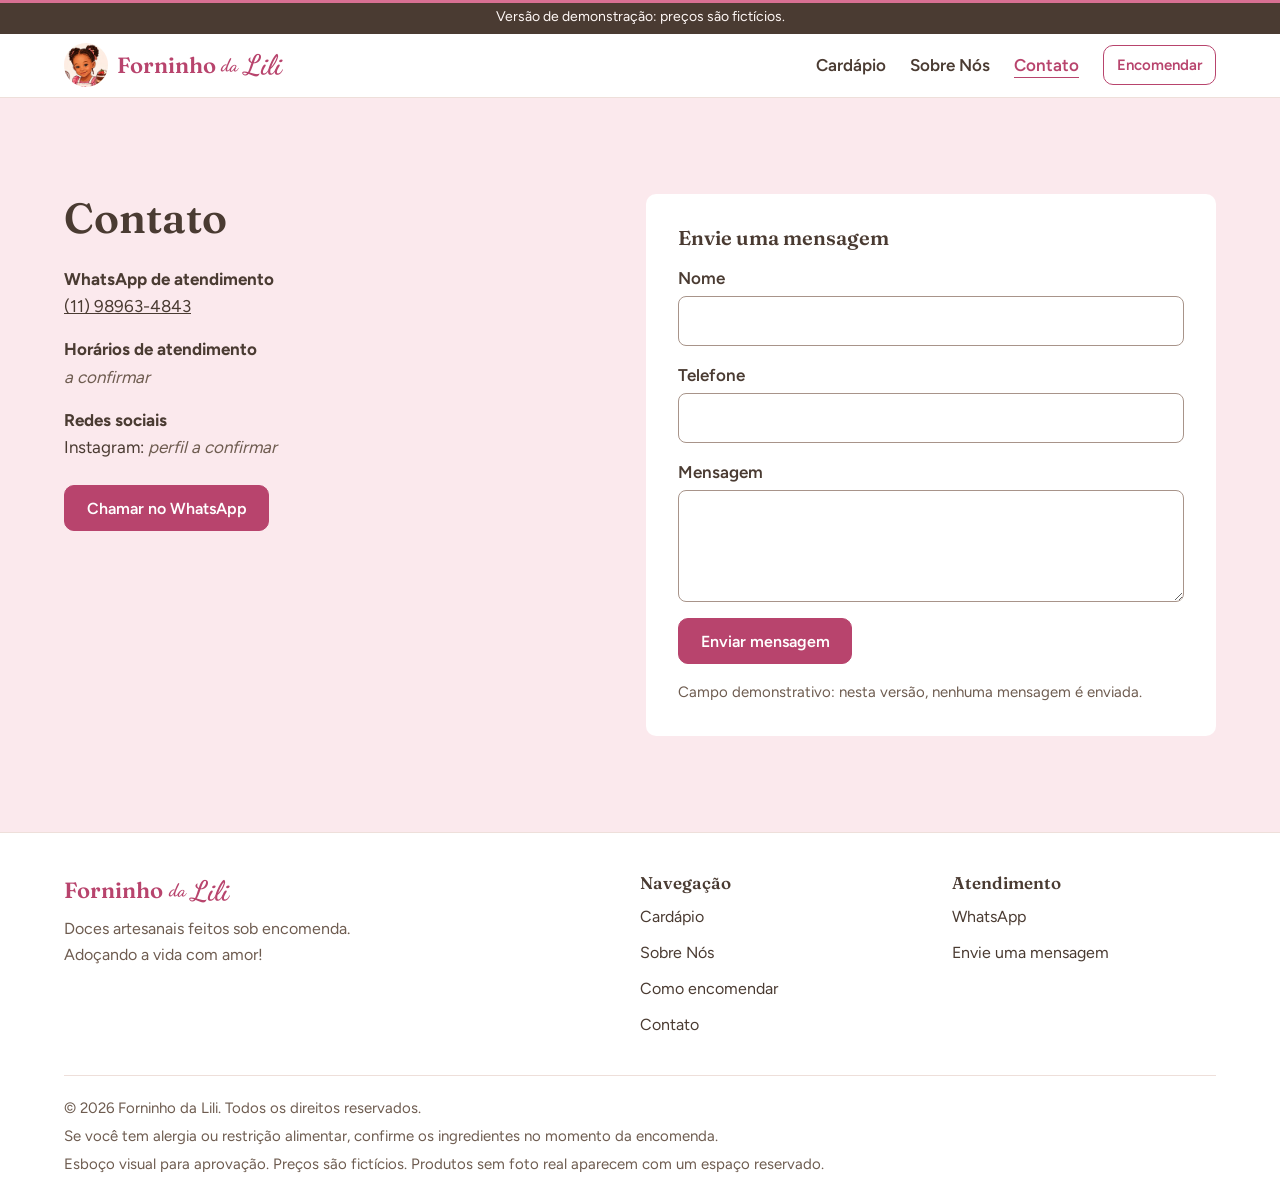
<file: contato.html>
<!DOCTYPE html>
<html lang="pt-BR">
<head>
<meta charset="UTF-8">
<meta name="viewport" content="width=device-width, initial-scale=1">
<title>Contato | Forninho da Lili</title>
<meta name="description" content="Fale com o Forninho da Lili pelo WhatsApp ou envie uma mensagem.">
<link rel="icon" href="assets/img/logo-selo.jpg">
<link rel="preload" href="assets/fontes/fraunces-600.woff2" as="font" type="font/woff2" crossorigin>
<link rel="preload" href="assets/fontes/figtree-400.woff2" as="font" type="font/woff2" crossorigin>
<link rel="stylesheet" href="assets/css/estilo.css">
</head>
<body id="inicio">

<div class="progresso" aria-hidden="true"></div>

<p class="faixa-demo">Versão de demonstração: preços são fictícios.</p>

<!-- =================== CABEÇALHO (igual em todas as páginas) =================== -->
<header class="topo">
  <div class="conteudo topo-linha">
    <a class="logo" href="index.html" aria-label="Forninho da Lili, página inicial">
      <img class="logo-selo" src="assets/img/logo-selo.jpg" alt="" width="44" height="44">
      <span class="logo-forninho">Forninho</span>
      <span class="logo-da">da</span>
      <span class="logo-lili">Lili</span>
    </a>
    <nav class="menu" aria-label="Menu principal">
      <ul>
        <li><a href="cardapio.html">Cardápio</a></li>
        <li><a href="sobre.html">Sobre Nós</a></li>
        <li><a href="contato.html" aria-current="page">Contato</a></li>
      </ul>
    </nav>
    <a class="botao botao-claro botao-mini" href="https://wa.me/5511989634843?text=Ol%C3%A1%21%20Vim%20pelo%20site%20do%20Forninho%20da%20Lili." target="_blank" rel="noopener">Encomendar</a>
  </div>
</header>

<main>

  <!-- =================== CONTATO =================== -->
  <section class="secao contato" id="contato" aria-labelledby="titulo-contato">
    <div class="conteudo contato-grade">
      <div>
        <h1 class="titulo-pagina" id="titulo-contato">Contato</h1>
        <dl class="dados-contato">
          <div><dt>WhatsApp de atendimento</dt><dd><a href="https://wa.me/5511989634843?text=Ol%C3%A1%21%20Vim%20pelo%20site%20do%20Forninho%20da%20Lili." target="_blank" rel="noopener">(11) 98963-4843</a></dd></div>
          <div><dt>Horários de atendimento</dt><dd><span class="a-confirmar">a confirmar</span></dd></div>
          <div><dt>Redes sociais</dt><dd>Instagram: <span class="a-confirmar">perfil a confirmar</span></dd></div>
        </dl>
        <a class="botao botao-principal" href="https://wa.me/5511989634843?text=Ol%C3%A1%21%20Vim%20pelo%20site%20do%20Forninho%20da%20Lili." target="_blank" rel="noopener">Chamar no WhatsApp</a>
      </div>
      <form class="formulario" action="contato.html" aria-labelledby="titulo-mensagem">
        <h3 id="titulo-mensagem">Envie uma mensagem</h3>
        <label>Nome <input type="text" name="nome" autocomplete="name"></label>
        <label>Telefone <input type="tel" name="telefone" autocomplete="tel"></label>
        <label>Mensagem <textarea name="mensagem"></textarea></label>
        <button class="botao" type="button" aria-disabled="true">Enviar mensagem</button>
        <p class="nota">Campo demonstrativo: nesta versão, nenhuma mensagem é enviada.</p>
      </form>
    </div>
  </section>

</main>

<!-- =================== RODAPÉ (igual em todas as páginas) =================== -->
<footer class="rodape">
  <div class="conteudo rodape-grade">
    <div class="rodape-marca">
      <a class="logo" href="index.html" aria-label="Forninho da Lili, página inicial">
        <span class="logo-forninho">Forninho</span>
        <span class="logo-da">da</span>
        <span class="logo-lili">Lili</span>
      </a>
      <p>Doces artesanais feitos sob encomenda. Adoçando a vida com amor!</p>
    </div>
    <div>
      <h2>Navegação</h2>
      <ul>
        <li><a href="cardapio.html">Cardápio</a></li>
        <li><a href="sobre.html">Sobre Nós</a></li>
        <li><a href="index.html#encomendas">Como encomendar</a></li>
        <li><a href="contato.html">Contato</a></li>
      </ul>
    </div>
    <div>
      <h2>Atendimento</h2>
      <ul>
        <li><a href="https://wa.me/5511989634843?text=Ol%C3%A1%21%20Vim%20pelo%20site%20do%20Forninho%20da%20Lili." target="_blank" rel="noopener">WhatsApp</a></li>
        <li><a href="contato.html">Envie uma mensagem</a></li>
      </ul>
    </div>
  </div>
  <div class="conteudo rodape-legal">
    <p>© <span data-ano>2026</span> Forninho da Lili. Todos os direitos reservados.</p>
    <p>Se você tem alergia ou restrição alimentar, confirme os ingredientes no momento da encomenda.</p>
    <p>Esboço visual para aprovação. Preços são fictícios. Produtos sem foto real aparecem com um espaço reservado.</p>
  </div>
</footer>

</body>
</html>
</file>
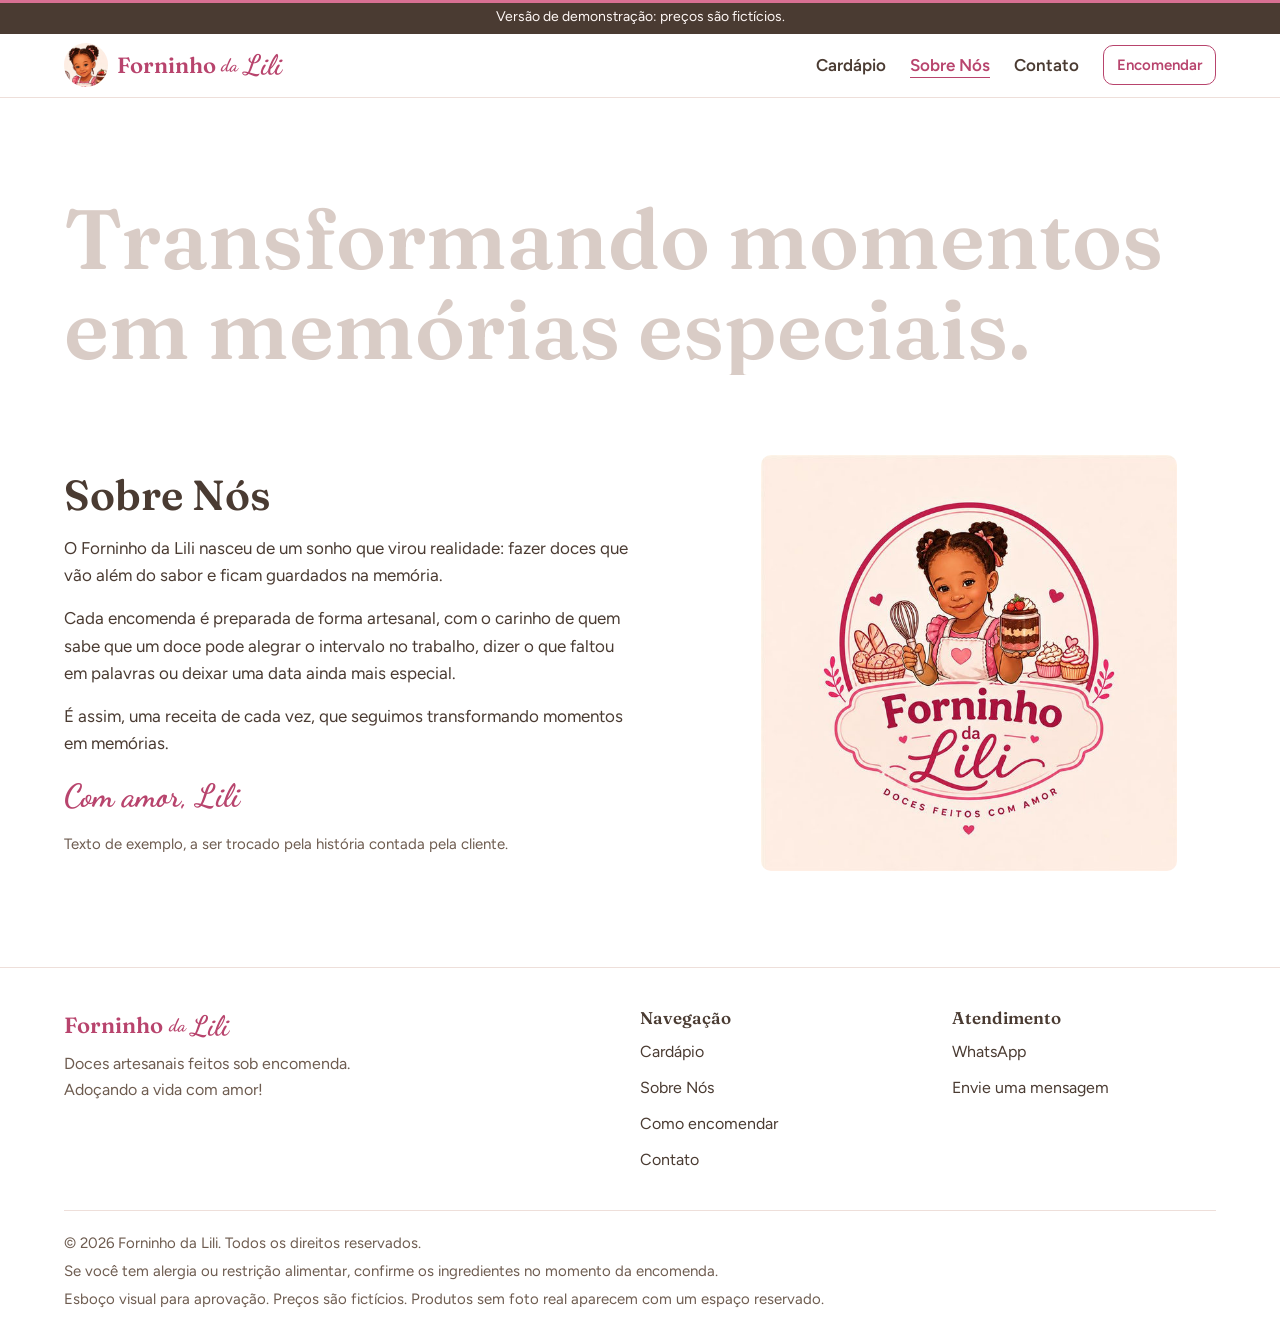
<file: sobre.html>
<!DOCTYPE html>
<html lang="pt-BR">
<head>
<meta charset="UTF-8">
<meta name="viewport" content="width=device-width, initial-scale=1">
<title>Sobre Nós | Forninho da Lili</title>
<meta name="description" content="Conheça a história do Forninho da Lili, confeitaria artesanal de doces sob encomenda.">
<link rel="icon" href="assets/img/logo-selo.jpg">
<link rel="preload" href="assets/fontes/fraunces-600.woff2" as="font" type="font/woff2" crossorigin>
<link rel="preload" href="assets/fontes/figtree-400.woff2" as="font" type="font/woff2" crossorigin>
<link rel="stylesheet" href="assets/css/estilo.css">
</head>
<body id="inicio">

<div class="progresso" aria-hidden="true"></div>

<p class="faixa-demo">Versão de demonstração: preços são fictícios.</p>

<!-- =================== CABEÇALHO (igual em todas as páginas) =================== -->
<header class="topo">
  <div class="conteudo topo-linha">
    <a class="logo" href="index.html" aria-label="Forninho da Lili, página inicial">
      <img class="logo-selo" src="assets/img/logo-selo.jpg" alt="" width="44" height="44">
      <span class="logo-forninho">Forninho</span>
      <span class="logo-da">da</span>
      <span class="logo-lili">Lili</span>
    </a>
    <nav class="menu" aria-label="Menu principal">
      <ul>
        <li><a href="cardapio.html">Cardápio</a></li>
        <li><a href="sobre.html" aria-current="page">Sobre Nós</a></li>
        <li><a href="contato.html">Contato</a></li>
      </ul>
    </nav>
    <a class="botao botao-claro botao-mini" href="https://wa.me/5511989634843?text=Ol%C3%A1%21%20Vim%20pelo%20site%20do%20Forninho%20da%20Lili." target="_blank" rel="noopener">Encomendar</a>
  </div>
</header>

<main>

  <!-- =================== SOBRE NÓS =================== -->
  <section class="secao sobre" id="sobre" aria-labelledby="titulo-sobre">
    <div class="conteudo">
      <p class="frase">Transformando momentos em memórias especiais.</p>
    </div>
    <div class="conteudo sobre-grade">
      <div class="sobre-texto">
        <h1 class="titulo-pagina" id="titulo-sobre">Sobre Nós</h1>
        <p>O Forninho da Lili nasceu de um sonho que virou realidade: fazer doces que vão além do sabor e ficam guardados na memória.</p>
        <p>Cada encomenda é preparada de forma artesanal, com o carinho de quem sabe que um doce pode alegrar o intervalo no trabalho, dizer o que faltou em palavras ou deixar uma data ainda mais especial.</p>
        <p>É assim, uma receita de cada vez, que seguimos transformando momentos em memórias.</p>
        <p class="assinatura">Com amor, Lili</p>
        <p class="nota">Texto de exemplo, a ser trocado pela história contada pela cliente.</p>
      </div>
      <!-- TROCAR IMAGEM: para mostrar uma foto, troque o valor de src por src="fotos/lili.jpg". -->
      <img class="logo-grande" src="assets/img/logo-forninho-da-lili.jpg" alt="Logo do Forninho da Lili: uma menina confeiteira com fouet e doces, e a frase Doces feitos com amor" width="640" height="640">
    </div>
  </section>

</main>

<!-- =================== RODAPÉ (igual em todas as páginas) =================== -->
<footer class="rodape">
  <div class="conteudo rodape-grade">
    <div class="rodape-marca">
      <a class="logo" href="index.html" aria-label="Forninho da Lili, página inicial">
        <span class="logo-forninho">Forninho</span>
        <span class="logo-da">da</span>
        <span class="logo-lili">Lili</span>
      </a>
      <p>Doces artesanais feitos sob encomenda. Adoçando a vida com amor!</p>
    </div>
    <div>
      <h2>Navegação</h2>
      <ul>
        <li><a href="cardapio.html">Cardápio</a></li>
        <li><a href="sobre.html">Sobre Nós</a></li>
        <li><a href="index.html#encomendas">Como encomendar</a></li>
        <li><a href="contato.html">Contato</a></li>
      </ul>
    </div>
    <div>
      <h2>Atendimento</h2>
      <ul>
        <li><a href="https://wa.me/5511989634843?text=Ol%C3%A1%21%20Vim%20pelo%20site%20do%20Forninho%20da%20Lili." target="_blank" rel="noopener">WhatsApp</a></li>
        <li><a href="contato.html">Envie uma mensagem</a></li>
      </ul>
    </div>
  </div>
  <div class="conteudo rodape-legal">
    <p>© <span data-ano>2026</span> Forninho da Lili. Todos os direitos reservados.</p>
    <p>Se você tem alergia ou restrição alimentar, confirme os ingredientes no momento da encomenda.</p>
    <p>Esboço visual para aprovação. Preços são fictícios. Produtos sem foto real aparecem com um espaço reservado.</p>
  </div>
</footer>

</body>
</html>
</file>
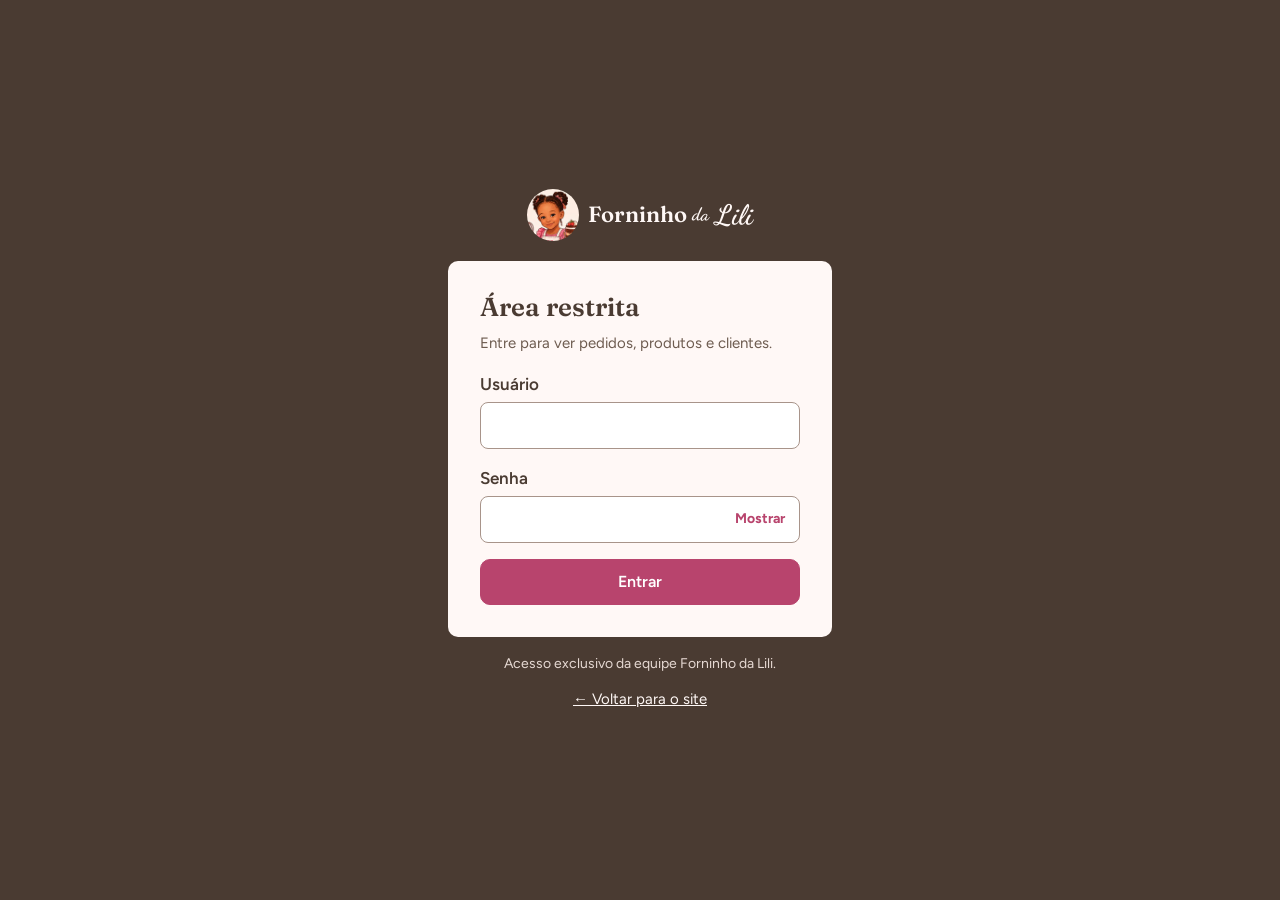
<file: admin/cliente-form.html>
<!DOCTYPE html>
<html lang="pt-BR">
<head>
<meta charset="UTF-8">
<meta name="viewport" content="width=device-width, initial-scale=1">
<!-- O painel nunca deve aparecer no Google -->
<meta name="robots" content="noindex, nofollow">
<title>Cliente | Painel Forninho da Lili</title>
<link rel="icon" href="../assets/img/logo-selo.jpg">
<link rel="stylesheet" href="../assets/css/estilo.css">
<link rel="stylesheet" href="assets/admin.css">
<!-- dados.js = "banco" provisório; admin.js = proteção por login (precisa ficar no head) -->
<script src="../assets/js/dados.js"></script>
<script src="assets/admin.js"></script>
</head>
<body class="admin-corpo">

<!-- =================== TOPO DO PAINEL (igual em todas as páginas) =================== -->
<header class="admin-topo">
  <a class="logo" href="painel.html" aria-label="Painel do Forninho da Lili, visão geral">
    <img class="logo-selo" src="../assets/img/logo-selo.jpg" alt="" width="44" height="44">
    <span class="logo-forninho">Forninho</span>
    <span class="logo-da">da</span>
    <span class="logo-lili">Lili</span>
    <span class="logo-papel">Painel</span>
  </a>
  <div class="admin-usuario">
    <span>Olá, <strong data-nome-usuario>Lili</strong></span>
    <a href="../index.html" target="_blank" rel="noopener">Ver o site</a>
    <button class="botao botao-mini botao-sair" type="button" data-sair>Sair</button>
  </div>
</header>

<div class="admin-app">
  <div class="painel">
    <nav class="painel-menu" aria-label="Menu do painel">
      <a href="painel.html">Visão geral</a>
      <a href="pedidos.html">Pedidos</a>
      <a href="produtos.html">Produtos</a>
      <a class="ativo" href="clientes.html" aria-current="page">Clientes</a>
    </nav>

    <main class="painel-corpo">
      <div class="painel-topo">
        <div>
          <h1 id="titulo-form">Novo cliente</h1>
          <p class="subtitulo"><a href="clientes.html" id="voltar">← Voltar para clientes</a></p>
        </div>
      </div>

      <p data-aviso hidden></p>

      <!-- Na versão PHP: <form method="post" action="cliente_salvar.php"> -->
      <form class="form-admin" id="form" novalidate>
        <input type="hidden" name="id">

        <div class="campo">
          <label for="nome">Nome <span class="obrigatorio">*</span></label>
          <input type="text" id="nome" name="nome" maxlength="80" autocomplete="off" required>
        </div>

        <div class="campos-lado">
          <div class="campo">
            <label for="telefone">Telefone / WhatsApp</label>
            <input type="tel" id="telefone" name="telefone" maxlength="20" placeholder="(11) 90000-0000">
          </div>
          <div class="campo">
            <label for="cidade">Cidade</label>
            <input type="text" id="cidade" name="cidade" maxlength="60">
          </div>
        </div>

        <div class="campo">
          <label for="email">E-mail</label>
          <input type="email" id="email" name="email" maxlength="120">
        </div>

        <div class="form-acoes">
          <button class="botao" type="submit">Salvar cliente</button>
          <a class="botao botao-claro" href="clientes.html" id="cancelar">Cancelar</a>
        </div>
      </form>
    </main>
  </div>
</div>

<script>
  var db = LojaDB;
  var form = document.getElementById('form');
  var voltarPedido = Admin.param('voltar') === 'pedido';
  if (voltarPedido) {
    document.getElementById('voltar').href = document.getElementById('cancelar').href = 'pedido-form.html';
    document.getElementById('voltar').textContent = '← Voltar para o pedido';
  }

  var id = Admin.param('id');
  if (id) {
    var c = db.buscar('cliente', id);
    if (!c) { window.location.replace('clientes.html?msg=naoencontrado'); }
    else {
      document.getElementById('titulo-form').textContent = 'Editar cliente';
      document.title = 'Editar cliente | Painel Forninho da Lili';
      ['id', 'nome', 'telefone', 'cidade', 'email'].forEach(function (k) { form[k].value = c[k] || ''; });
    }
  }

  // Máscara simples de telefone: (11) 98765-4321
  form.telefone.addEventListener('input', function () {
    var n = form.telefone.value.replace(/\D/g, '').slice(0, 11);
    var t = n;
    if (n.length > 2) t = '(' + n.slice(0, 2) + ') ' + n.slice(2);
    if (n.length > 7) t = '(' + n.slice(0, 2) + ') ' + n.slice(2, n.length - 4) + '-' + n.slice(-4);
    form.telefone.value = t;
  });

  form.addEventListener('submit', function (e) {
    e.preventDefault();
    var aviso = document.querySelector('[data-aviso]');
    var nome = form.nome.value.trim();
    var email = form.email.value.trim();
    var erro = '';
    if (!nome) erro = 'Informe o nome do cliente.';
    else if (email && !/^[^@\s]+@[^@\s]+\.[^@\s]+$/.test(email)) erro = 'O e-mail parece incompleto.';
    if (erro) { aviso.className = 'aviso aviso-erro'; aviso.textContent = erro; aviso.hidden = false; return; }

    var novo = !form.id.value;
    var clienteId = db.salvar('cliente', {
      id: novo ? null : Number(form.id.value),
      nome: nome,
      telefone: form.telefone.value.trim(),
      cidade: form.cidade.value.trim(),
      email: email
    });
    if (voltarPedido) window.location.href = 'pedido-form.html?cliente=' + clienteId;
    else window.location.href = 'clientes.html?msg=' + (novo ? 'criado' : 'salvo');
  });
</script>
</body>
</html>
</file>
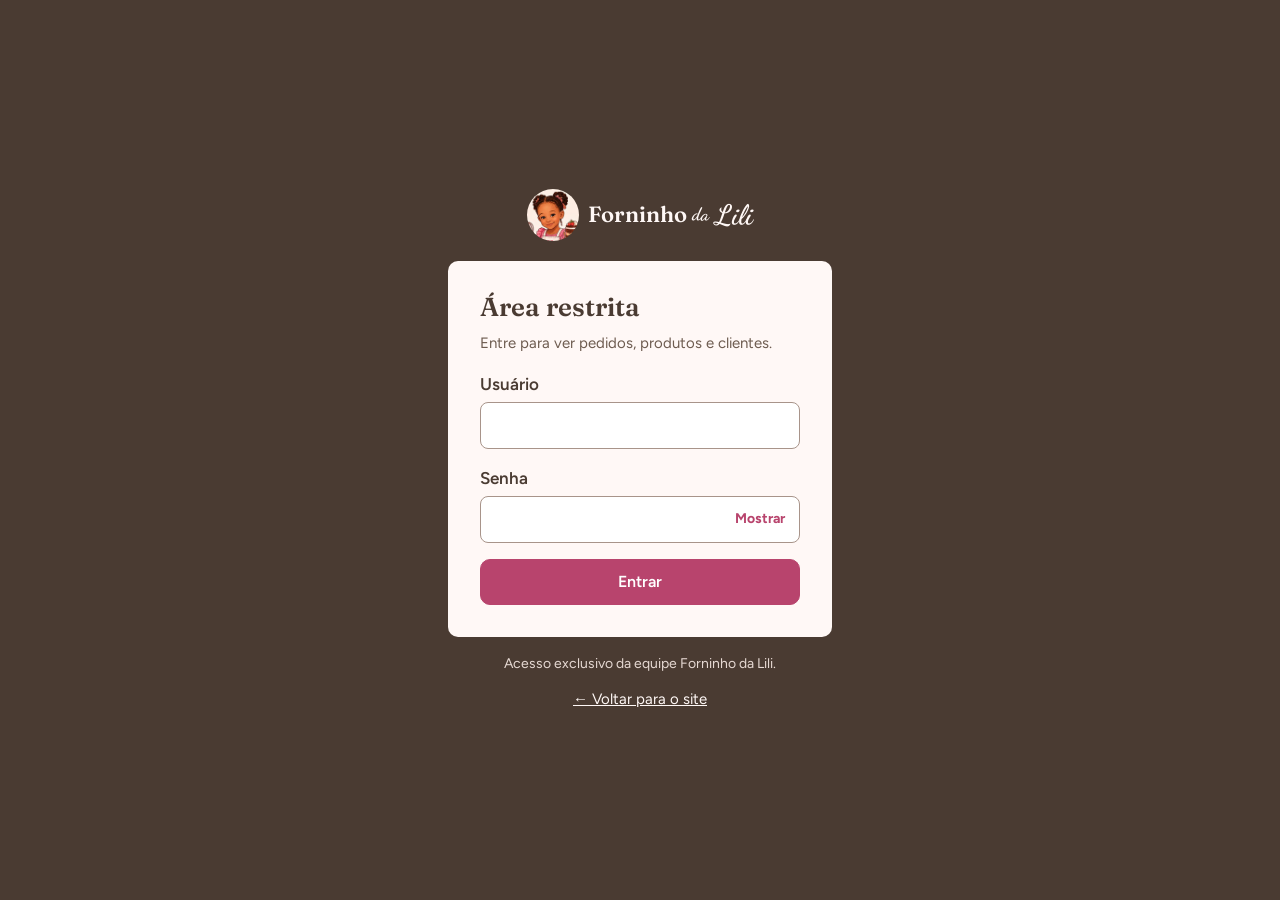
<file: admin/clientes.html>
<!DOCTYPE html>
<html lang="pt-BR">
<head>
<meta charset="UTF-8">
<meta name="viewport" content="width=device-width, initial-scale=1">
<!-- O painel nunca deve aparecer no Google -->
<meta name="robots" content="noindex, nofollow">
<title>Clientes | Painel Forninho da Lili</title>
<link rel="icon" href="../assets/img/logo-selo.jpg">
<link rel="stylesheet" href="../assets/css/estilo.css">
<link rel="stylesheet" href="assets/admin.css">
<!-- dados.js = "banco" provisório; admin.js = proteção por login (precisa ficar no head) -->
<script src="../assets/js/dados.js"></script>
<script src="assets/admin.js"></script>
</head>
<body class="admin-corpo">

<!-- =================== TOPO DO PAINEL (igual em todas as páginas) =================== -->
<header class="admin-topo">
  <a class="logo" href="painel.html" aria-label="Painel do Forninho da Lili, visão geral">
    <img class="logo-selo" src="../assets/img/logo-selo.jpg" alt="" width="44" height="44">
    <span class="logo-forninho">Forninho</span>
    <span class="logo-da">da</span>
    <span class="logo-lili">Lili</span>
    <span class="logo-papel">Painel</span>
  </a>
  <div class="admin-usuario">
    <span>Olá, <strong data-nome-usuario>Lili</strong></span>
    <a href="../index.html" target="_blank" rel="noopener">Ver o site</a>
    <button class="botao botao-mini botao-sair" type="button" data-sair>Sair</button>
  </div>
</header>

<div class="admin-app">
  <div class="painel">
    <nav class="painel-menu" aria-label="Menu do painel">
      <a href="painel.html">Visão geral</a>
      <a href="pedidos.html">Pedidos</a>
      <a href="produtos.html">Produtos</a>
      <a class="ativo" href="clientes.html" aria-current="page">Clientes</a>
    </nav>

    <main class="painel-corpo">
      <div class="painel-topo">
        <div>
          <h1>Clientes</h1>
          <p class="subtitulo">Quem já encomendou com a Lili.</p>
        </div>
        <a class="botao" href="cliente-form.html">+ Novo cliente</a>
      </div>

      <p data-aviso hidden></p>

      <form class="ferramentas" role="search" onsubmit="return false">
        <label class="campo-busca">Buscar
          <input type="search" id="busca" placeholder="Nome, telefone ou cidade">
        </label>
      </form>

      <div class="bloco" style="margin-top:1rem">
        <table class="tabela">
          <thead>
            <tr><th scope="col">Cliente</th><th scope="col">Telefone</th><th scope="col">Cidade</th><th scope="col">Pedidos</th><th scope="col">Ações</th></tr>
          </thead>
          <tbody id="lista"></tbody>
        </table>
      </div>
      <p class="rodape-tabela" id="contador"></p>
    </main>
  </div>
</div>

<script>
  var db = LojaDB, esc = db.esc;

  Admin.mostrarAviso({
    criado: 'Cliente cadastrado!',
    salvo: 'Dados do cliente atualizados.',
    excluido: 'Cliente excluído.',
    naoencontrado: { texto: 'Cliente não encontrado.', erro: true }
  });

  function pedidosDo(id) { return db.listar('pedido').filter(function (p) { return p.cliente_id === id; }).length; }

  function desenhar() {
    var busca = document.getElementById('busca').value.trim().toLowerCase();
    var todos = db.listar('cliente');
    var lista = todos.filter(function (c) {
      return !busca || [c.nome, c.telefone, c.cidade, c.email].join(' ').toLowerCase().indexOf(busca) !== -1;
    }).sort(function (a, b) { return a.nome.localeCompare(b.nome); });

    document.getElementById('lista').innerHTML = lista.length ? lista.map(function (c) {
      var fone = (c.telefone || '').replace(/\D/g, '');
      return '<tr>' +
        '<td class="td-nome"><span><span>' + esc(c.nome) + (c.email ? '<span class="td-sub">' + esc(c.email) + '</span>' : '') + '</span></span></td>' +
        '<td data-rotulo="Telefone">' + (fone ? '<a href="https://wa.me/55' + fone + '" target="_blank" rel="noopener">' + esc(c.telefone) + '</a>' : '—') + '</td>' +
        '<td data-rotulo="Cidade">' + (esc(c.cidade) || '—') + '</td>' +
        '<td data-rotulo="Pedidos">' + pedidosDo(c.id) + '</td>' +
        '<td class="td-acoes">' +
          '<a class="botao botao-claro botao-mini" href="cliente-form.html?id=' + c.id + '">Editar</a>' +
          '<a class="botao botao-claro botao-mini" href="pedido-form.html?cliente=' + c.id + '">Novo pedido</a>' +
          '<button class="botao botao-claro botao-mini" type="button" data-excluir="' + c.id + '">Excluir</button>' +
        '</td></tr>';
    }).join('') : '<tr><td class="tabela-vazia" colspan="5">Nenhum cliente encontrado.</td></tr>';
    document.getElementById('contador').textContent = todos.length + ' cliente(s) cadastrado(s).';
  }

  document.getElementById('lista').addEventListener('click', function (e) {
    var b = e.target.closest('[data-excluir]');
    if (!b) return;
    var c = db.buscar('cliente', b.dataset.excluir);
    var n = pedidosDo(c.id);
    if (n > 0) {
      Admin.confirmar({
        titulo: 'Este cliente não pode ser excluído',
        html: '<b>' + esc(c.nome) + '</b> tem ' + n + ' pedido(s) registrado(s). Exclua os pedidos primeiro, se realmente quiser apagar o cadastro.'
      });
      return;
    }
    Admin.confirmar({
      titulo: 'Excluir cliente?',
      html: 'Tem certeza que deseja excluir <b>' + esc(c.nome) + '</b>?',
      botao: 'Sim, excluir', perigo: true
    }).then(function (ok) {
      if (ok) { db.excluir('cliente', c.id); window.location.href = 'clientes.html?msg=excluido'; }
    });
  });

  document.getElementById('busca').addEventListener('input', desenhar);
  desenhar();
</script>
</body>
</html>
</file>
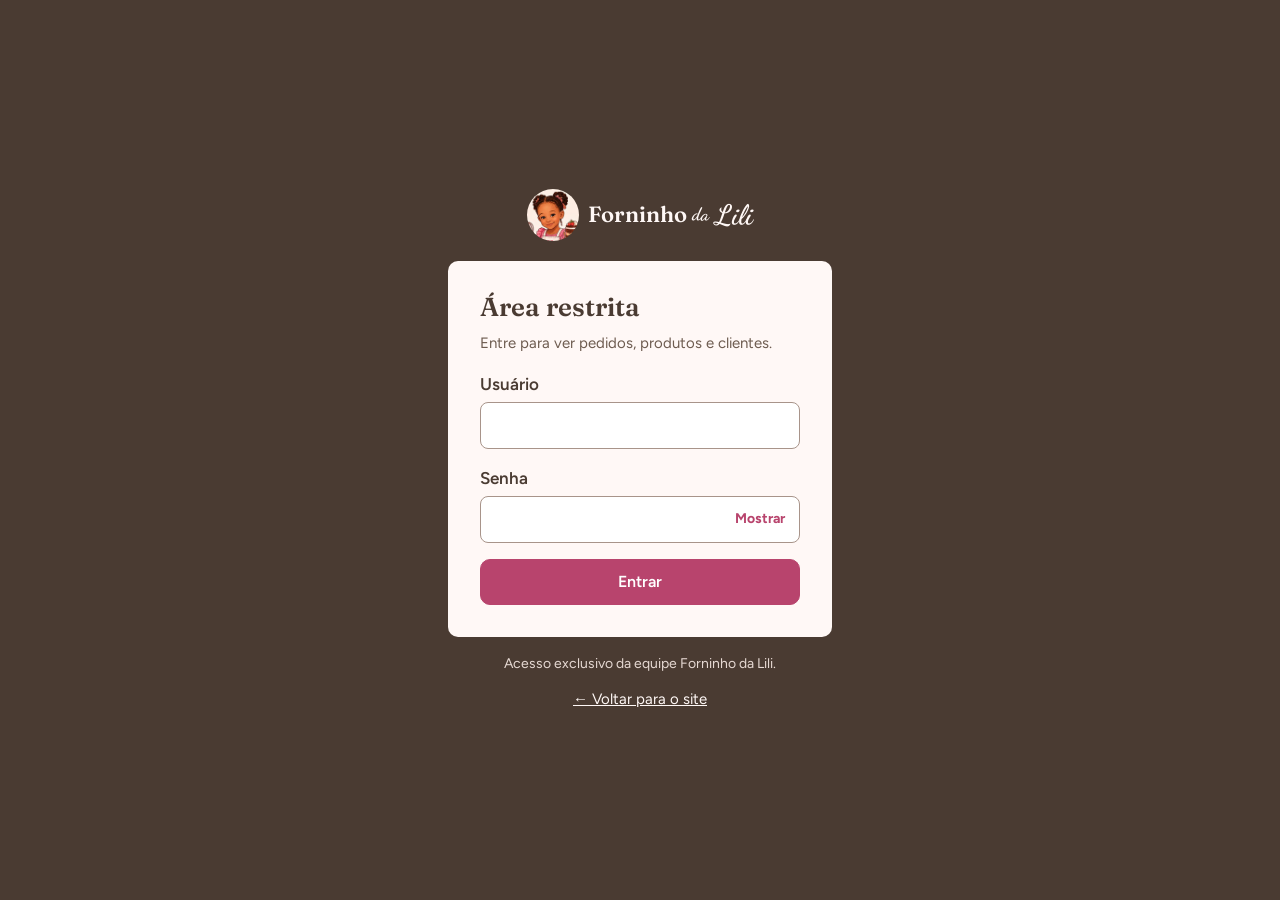
<file: admin/painel.html>
<!DOCTYPE html>
<html lang="pt-BR">
<head>
<meta charset="UTF-8">
<meta name="viewport" content="width=device-width, initial-scale=1">
<!-- O painel nunca deve aparecer no Google -->
<meta name="robots" content="noindex, nofollow">
<title>Visão geral | Painel Forninho da Lili</title>
<link rel="icon" href="../assets/img/logo-selo.jpg">
<link rel="stylesheet" href="../assets/css/estilo.css">
<link rel="stylesheet" href="assets/admin.css">
<!-- dados.js = "banco" provisório; admin.js = proteção por login (precisa ficar no head) -->
<script src="../assets/js/dados.js"></script>
<script src="assets/admin.js"></script>
</head>
<body class="admin-corpo">

<!-- =================== TOPO DO PAINEL (igual em todas as páginas) =================== -->
<header class="admin-topo">
  <a class="logo" href="painel.html" aria-label="Painel do Forninho da Lili, visão geral">
    <img class="logo-selo" src="../assets/img/logo-selo.jpg" alt="" width="44" height="44">
    <span class="logo-forninho">Forninho</span>
    <span class="logo-da">da</span>
    <span class="logo-lili">Lili</span>
    <span class="logo-papel">Painel</span>
  </a>
  <div class="admin-usuario">
    <span>Olá, <strong data-nome-usuario>Lili</strong></span>
    <a href="../index.html" target="_blank" rel="noopener">Ver o site</a>
    <button class="botao botao-mini botao-sair" type="button" data-sair>Sair</button>
  </div>
</header>

<div class="admin-app">
  <div class="painel">
    <nav class="painel-menu" aria-label="Menu do painel">
      <a class="ativo" href="painel.html" aria-current="page">Visão geral</a>
      <a href="pedidos.html">Pedidos</a>
      <a href="produtos.html">Produtos</a>
      <a href="clientes.html">Clientes</a>
    </nav>

    <main class="painel-corpo">
      <div class="painel-topo">
        <div>
          <h1>Painel da Lili</h1>
          <p class="subtitulo" id="hoje"></p>
        </div>
        <div class="painel-topo-acoes">
          <a class="botao botao-claro" href="pedido-form.html">+ Novo pedido</a>
          <a class="botao" href="produto-form.html">+ Novo produto</a>
        </div>
      </div>

      <dl class="metricas">
        <div><dt>Pedidos no mês</dt><dd id="m-pedidos">0</dd></div>
        <div><dt>Itens vendidos no mês</dt><dd id="m-itens">0</dd></div>
        <div><dt>Faturamento no mês</dt><dd id="m-total">R$ 0,00</dd></div>
      </dl>

      <div class="painel-grade painel-grade-2">
        <section class="bloco" aria-labelledby="t-recentes">
          <div class="bloco-topo">
            <h2 id="t-recentes">Pedidos recentes</h2>
            <a href="pedidos.html">Ver todos</a>
          </div>
          <table class="tabela">
            <thead>
              <tr><th scope="col">Pedido</th><th scope="col">Data</th><th scope="col">Total</th><th scope="col">Situação</th></tr>
            </thead>
            <tbody id="lista-recentes"></tbody>
          </table>
        </section>

        <section class="bloco" aria-labelledby="t-vendas">
          <div class="bloco-topo">
            <h2 id="t-vendas">Vendas por item</h2>
            <span class="dica">Unidades, sem pedidos cancelados</span>
          </div>
          <ul class="barras" id="lista-barras"></ul>
        </section>
      </div>

      <section class="bloco" style="margin-top:1.25rem" aria-labelledby="t-cardapio">
        <div class="bloco-topo">
          <h2 id="t-cardapio">Cardápio do site</h2>
          <a href="produtos.html">Gerenciar produtos</a>
        </div>
        <p id="resumo-cardapio"></p>
      </section>

      <div class="zona-demo">
        <p>Os dados desta demonstração ficam salvos só neste navegador. Para recomeçar a apresentação:</p>
        <button class="botao botao-claro botao-mini" type="button" id="restaurar">Restaurar dados de exemplo</button>
      </div>
    </main>
  </div>
</div>

<script>
  var db = LojaDB, esc = db.esc;

  var produtos = db.listar('produto');
  var clientes = db.listar('cliente');
  var pedidos = db.listar('pedido');
  var itens = db.listar('pedido_item');

  function totalDoPedido(id) {
    return itens.filter(function (i) { return i.pedido_id === id; })
      .reduce(function (s, i) { return s + i.quantidade * i.preco_unitario; }, 0);
  }
  function nomeCliente(id) {
    var c = clientes.filter(function (c) { return c.id === id; })[0];
    return c ? c.nome : 'Cliente removido';
  }
  function classeStatus(s) {
    return 'status status-' + s.toLowerCase().normalize('NFD').replace(/[\u0300-\u036f]/g, '').replace(/\s+/g, '-');
  }

  var hoje = new Date();
  document.getElementById('hoje').textContent = hoje.toLocaleDateString('pt-BR', { weekday: 'long', day: 'numeric', month: 'long', year: 'numeric' });

  // ----- Métricas do mês (pedidos cancelados não contam) -----
  var mesAtual = hoje.getFullYear() + '-' + String(hoje.getMonth() + 1).padStart(2, '0'); // AAAA-MM
  var doMes = pedidos.filter(function (p) { return p.data_pedido.slice(0, 7) === mesAtual && p.status !== 'Cancelado'; });
  var idsDoMes = doMes.map(function (p) { return p.id; });
  var itensDoMes = itens.filter(function (i) { return idsDoMes.indexOf(i.pedido_id) !== -1; });

  document.getElementById('m-pedidos').textContent = doMes.length;
  document.getElementById('m-itens').textContent = itensDoMes.reduce(function (s, i) { return s + i.quantidade; }, 0);
  document.getElementById('m-total').textContent = db.dinheiro(itensDoMes.reduce(function (s, i) { return s + i.quantidade * i.preco_unitario; }, 0));

  // ----- Pedidos recentes -----
  var recentes = pedidos.slice().sort(function (a, b) { return b.data_pedido.localeCompare(a.data_pedido) || b.id - a.id; }).slice(0, 5);
  document.getElementById('lista-recentes').innerHTML = recentes.length ? recentes.map(function (p) {
    return '<tr>' +
      '<td class="td-nome"><span><a href="pedido-form.html?id=' + p.id + '">Nº ' + p.id + '</a> · ' + esc(nomeCliente(p.cliente_id)) + '</span></td>' +
      '<td data-rotulo="Data">' + db.dataBr(p.data_pedido) + '</td>' +
      '<td data-rotulo="Total">' + db.dinheiro(totalDoPedido(p.id)) + '</td>' +
      '<td data-rotulo="Situação"><span class="' + classeStatus(p.status) + '">' + esc(p.status) + '</span></td>' +
      '</tr>';
  }).join('') : '<tr><td class="tabela-vazia" colspan="4">Nenhum pedido ainda.</td></tr>';

  // ----- Vendas por item (barras) -----
  var validos = pedidos.filter(function (p) { return p.status !== 'Cancelado'; }).map(function (p) { return p.id; });
  var porProduto = {};
  itens.forEach(function (i) {
    if (validos.indexOf(i.pedido_id) === -1) return;
    porProduto[i.produto_id] = (porProduto[i.produto_id] || 0) + i.quantidade;
  });
  var ranking = Object.keys(porProduto).map(function (id) {
    var p = produtos.filter(function (p) { return p.id === Number(id); })[0];
    return { nome: p ? p.nome : 'Produto removido', qtd: porProduto[id] };
  }).sort(function (a, b) { return b.qtd - a.qtd; }).slice(0, 6);
  var maior = ranking.length ? ranking[0].qtd : 1;
  document.getElementById('lista-barras').innerHTML = ranking.length ? ranking.map(function (r) {
    return '<li><div class="barra-texto"><span>' + esc(r.nome) + '</span><strong>' + r.qtd + '</strong></div>' +
      '<div class="barra-trilho"><div class="barra-valor" style="width:' + Math.round(r.qtd / maior * 100) + '%"></div></div></li>';
  }).join('') : '<li class="dica">Ainda não há vendas.</li>';

  // ----- Resumo do cardápio -----
  var ativos = produtos.filter(function (p) { return Number(p.ativo) === 1; }).length;
  var semFoto = produtos.filter(function (p) { return Number(p.ativo) === 1 && !p.imagem; }).length;
  document.getElementById('resumo-cardapio').textContent =
    ativos + ' produto(s) aparecendo no site, ' + (produtos.length - ativos) + ' desativado(s)' +
    (semFoto ? ' e ' + semFoto + ' ainda sem foto.' : '.');

  document.getElementById('restaurar').addEventListener('click', function () {
    Admin.confirmar({
      titulo: 'Restaurar dados de exemplo?',
      texto: 'Todos os produtos, clientes e pedidos criados nesta demonstração serão apagados e os dados de exemplo voltarão.',
      botao: 'Restaurar', perigo: true
    }).then(function (ok) {
      if (ok) { db.restaurarExemplo(); window.location.reload(); }
    });
  });
</script>
</body>
</html>
</file>
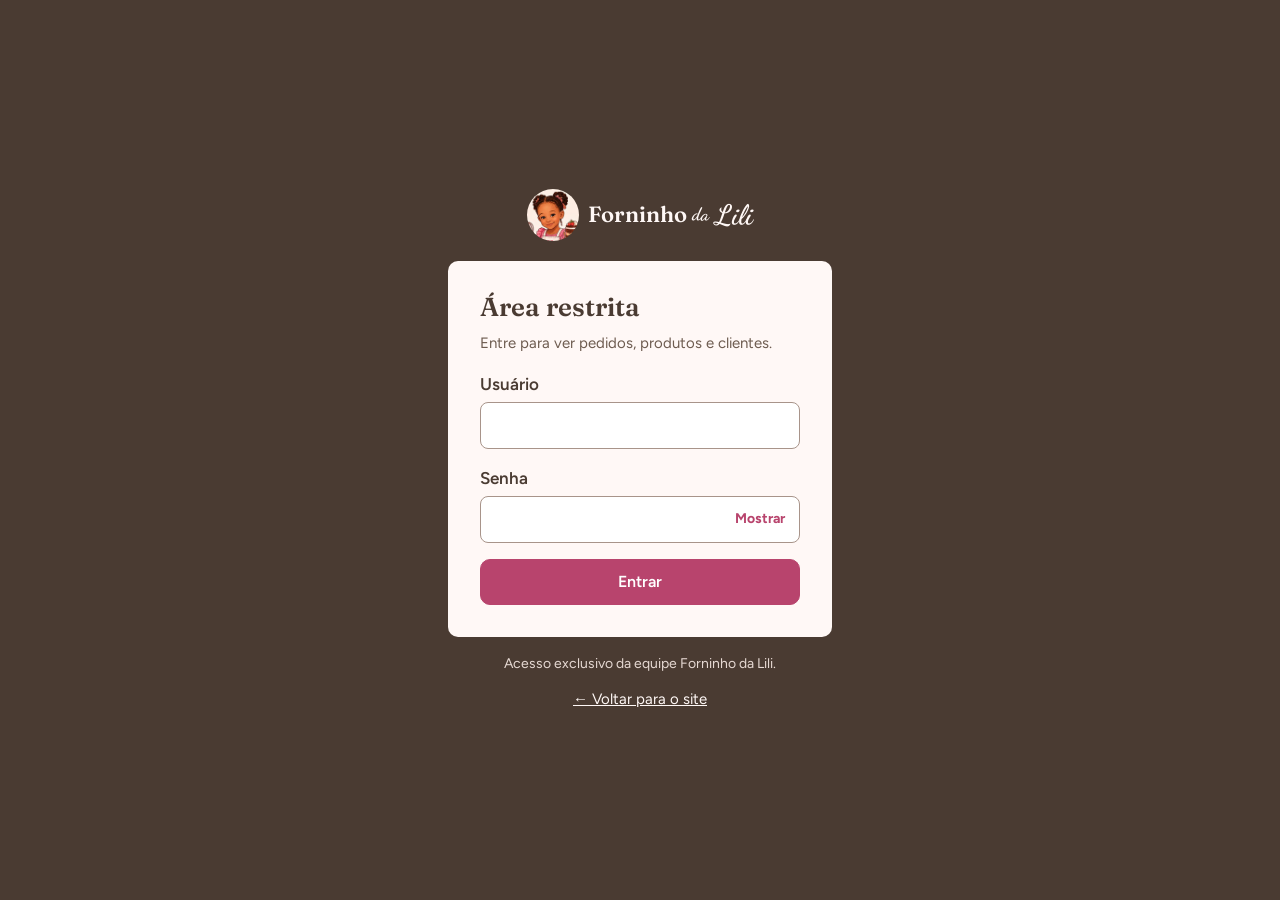
<file: admin/pedido-form.html>
<!DOCTYPE html>
<html lang="pt-BR">
<head>
<meta charset="UTF-8">
<meta name="viewport" content="width=device-width, initial-scale=1">
<!-- O painel nunca deve aparecer no Google -->
<meta name="robots" content="noindex, nofollow">
<title>Pedido | Painel Forninho da Lili</title>
<link rel="icon" href="../assets/img/logo-selo.jpg">
<link rel="stylesheet" href="../assets/css/estilo.css">
<link rel="stylesheet" href="assets/admin.css">
<!-- dados.js = "banco" provisório; admin.js = proteção por login (precisa ficar no head) -->
<script src="../assets/js/dados.js"></script>
<script src="assets/admin.js"></script>
</head>
<body class="admin-corpo">

<!-- =================== TOPO DO PAINEL (igual em todas as páginas) =================== -->
<header class="admin-topo">
  <a class="logo" href="painel.html" aria-label="Painel do Forninho da Lili, visão geral">
    <img class="logo-selo" src="../assets/img/logo-selo.jpg" alt="" width="44" height="44">
    <span class="logo-forninho">Forninho</span>
    <span class="logo-da">da</span>
    <span class="logo-lili">Lili</span>
    <span class="logo-papel">Painel</span>
  </a>
  <div class="admin-usuario">
    <span>Olá, <strong data-nome-usuario>Lili</strong></span>
    <a href="../index.html" target="_blank" rel="noopener">Ver o site</a>
    <button class="botao botao-mini botao-sair" type="button" data-sair>Sair</button>
  </div>
</header>

<div class="admin-app">
  <div class="painel">
    <nav class="painel-menu" aria-label="Menu do painel">
      <a href="painel.html">Visão geral</a>
      <a class="ativo" href="pedidos.html" aria-current="page">Pedidos</a>
      <a href="produtos.html">Produtos</a>
      <a href="clientes.html">Clientes</a>
    </nav>

    <main class="painel-corpo">
      <div class="painel-topo">
        <div>
          <h1 id="titulo-form">Novo pedido</h1>
          <p class="subtitulo"><a href="pedidos.html">← Voltar para pedidos</a></p>
        </div>
      </div>

      <p data-aviso hidden></p>

      <!-- Na versão PHP: <form method="post" action="pedido_salvar.php"> -->
      <form class="form-admin" id="form" novalidate>
        <input type="hidden" name="id">

        <div class="campos-lado">
          <div class="campo">
            <label for="cliente_id">Cliente <span class="obrigatorio">*</span></label>
            <select id="cliente_id" name="cliente_id" required><option value="">Escolha…</option></select>
            <a class="dica" href="cliente-form.html?voltar=pedido">+ Cadastrar cliente novo</a>
          </div>
          <div class="campo">
            <label for="data_pedido">Data do pedido <span class="obrigatorio">*</span></label>
            <input type="date" id="data_pedido" name="data_pedido" required>
          </div>
        </div>

        <div class="campos-lado">
          <div class="campo">
            <label for="status">Situação</label>
            <select id="status" name="status"></select>
          </div>
          <div class="campo">
            <label for="entrega">Como vai receber</label>
            <select id="entrega" name="entrega"><option>Retirada</option><option>Entrega</option></select>
          </div>
        </div>

        <fieldset>
          <legend>Itens do pedido</legend>
          <div class="itens-pedido" id="itens"></div>
          <div><button class="botao botao-claro botao-mini" type="button" id="adicionar-item">+ Adicionar item</button></div>
          <p class="dica">O preço vem do cardápio, mas pode ser ajustado (ex.: kit personalizado). Mudar o preço de um produto depois não altera pedidos já feitos.</p>
          <div class="total-pedido"><span>Total do pedido</span><strong id="total">R$ 0,00</strong></div>
        </fieldset>

        <div class="campo">
          <label for="observacao">Observações</label>
          <textarea id="observacao" name="observacao" rows="2" maxlength="240" placeholder="Ex.: endereço, horário, tema da festa…"></textarea>
        </div>

        <div class="form-acoes">
          <button class="botao" type="submit">Salvar pedido</button>
          <a class="botao botao-claro" href="pedidos.html">Cancelar</a>
        </div>
      </form>
    </main>
  </div>
</div>

<script>
  var db = LojaDB, esc = db.esc;
  var form = document.getElementById('form');
  var caixaItens = document.getElementById('itens');
  var produtos = db.listar('produto');

  db.listar('cliente').sort(function (a, b) { return a.nome.localeCompare(b.nome); })
    .forEach(function (c) { form.cliente_id.add(new Option(c.nome, c.id)); });
  db.STATUS_PEDIDO.forEach(function (s) { form.status.add(new Option(s, s)); });

  function hojeISO() {
    var d = new Date();
    return d.getFullYear() + '-' + String(d.getMonth() + 1).padStart(2, '0') + '-' + String(d.getDate()).padStart(2, '0');
  }

  // Lista de produtos do <select>: os ativos + o produto já escolhido, mesmo se desativado
  function opcoesProduto(selecionado) {
    return '<option value="">Escolha…</option>' + produtos.filter(function (p) {
      return Number(p.ativo) === 1 || p.id === selecionado;
    }).map(function (p) {
      return '<option value="' + p.id + '"' + (p.id === selecionado ? ' selected' : '') + '>' +
        esc(p.nome) + (Number(p.ativo) === 1 ? '' : ' (desativado)') + '</option>';
    }).join('');
  }

  var contador = 0;
  function novaLinha(item) {
    item = item || {};
    contador++;
    var linha = document.createElement('div');
    linha.className = 'item-pedido';
    linha.innerHTML =
      '<div class="campo campo-produto"><label for="prod-' + contador + '">Produto</label>' +
        '<select id="prod-' + contador + '" data-campo="produto">' + opcoesProduto(item.produto_id) + '</select></div>' +
      '<div class="campo"><label for="qtd-' + contador + '">Qtd.</label>' +
        '<input id="qtd-' + contador + '" data-campo="quantidade" type="number" min="1" step="1" value="' + (item.quantidade || 1) + '"></div>' +
      '<div class="campo"><label for="preco-' + contador + '">Preço un. (R$)</label>' +
        '<input id="preco-' + contador + '" data-campo="preco" type="number" min="0" step="0.01" value="' + (item.preco_unitario !== undefined ? item.preco_unitario : '') + '"></div>' +
      '<div class="campo"><span class="rotulo">Subtotal</span><span class="subtotal">R$ 0,00</span></div>' +
      '<button class="botao botao-claro botao-mini" type="button" data-remover aria-label="Remover item">Remover</button>';
    caixaItens.appendChild(linha);
    atualizarTotal();
  }

  function atualizarTotal() {
    var total = 0;
    caixaItens.querySelectorAll('.item-pedido').forEach(function (l) {
      var q = Number(l.querySelector('[data-campo="quantidade"]').value) || 0;
      var pr = Number(l.querySelector('[data-campo="preco"]').value) || 0;
      l.querySelector('.subtotal').textContent = db.dinheiro(q * pr);
      total += q * pr;
    });
    document.getElementById('total').textContent = db.dinheiro(total);
  }

  caixaItens.addEventListener('change', function (e) {
    if (e.target.dataset.campo === 'produto') {
      var p = produtos.filter(function (p) { return p.id === Number(e.target.value); })[0];
      var campoPreco = e.target.closest('.item-pedido').querySelector('[data-campo="preco"]');
      campoPreco.value = p && p.preco !== null ? p.preco : '';
      if (p && p.preco === null) campoPreco.focus(); // "Sob consulta": a Lili digita o valor combinado
    }
    atualizarTotal();
  });
  caixaItens.addEventListener('input', atualizarTotal);
  caixaItens.addEventListener('click', function (e) {
    if (!e.target.closest('[data-remover]')) return;
    e.target.closest('.item-pedido').remove();
    if (!caixaItens.children.length) novaLinha();
    atualizarTotal();
  });
  document.getElementById('adicionar-item').addEventListener('click', function () { novaLinha(); });

  // ----- Edição ou novo -----
  var id = Admin.param('id');
  if (id) {
    var pedido = db.buscar('pedido', id);
    if (!pedido) { window.location.replace('pedidos.html?msg=naoencontrado'); }
    else {
      document.getElementById('titulo-form').textContent = 'Editar pedido nº ' + pedido.id;
      document.title = 'Pedido nº ' + pedido.id + ' | Painel Forninho da Lili';
      form.id.value = pedido.id;
      form.cliente_id.value = pedido.cliente_id;
      form.data_pedido.value = pedido.data_pedido;
      form.status.value = pedido.status;
      form.entrega.value = pedido.entrega;
      form.observacao.value = pedido.observacao || '';
      db.listar('pedido_item').filter(function (i) { return i.pedido_id === pedido.id; }).forEach(novaLinha);
    }
  } else {
    form.data_pedido.value = hojeISO();
    if (Admin.param('cliente')) form.cliente_id.value = Admin.param('cliente');
  }
  if (!caixaItens.children.length) novaLinha();

  // ----- Salvar: pedido + itens (no SQLite: INSERT em pedido e em pedido_item) -----
  form.addEventListener('submit', function (e) {
    e.preventDefault();
    var aviso = document.querySelector('[data-aviso]');
    var erros = [];
    if (!form.cliente_id.value) erros.push('Escolha o cliente.');
    if (!form.data_pedido.value) erros.push('Informe a data.');

    var itens = [];
    caixaItens.querySelectorAll('.item-pedido').forEach(function (l) {
      var prod = l.querySelector('[data-campo="produto"]').value;
      var q = l.querySelector('[data-campo="quantidade"]').value;
      var pr = l.querySelector('[data-campo="preco"]').value;
      if (!prod && !pr) return; // linha vazia é ignorada
      if (!prod) { erros.push('Há um item sem produto escolhido.'); return; }
      if (!(Number(q) >= 1)) { erros.push('A quantidade precisa ser 1 ou mais.'); return; }
      if (pr === '' || Number(pr) < 0) { erros.push('Informe o preço de todos os itens.'); return; }
      itens.push({ produto_id: Number(prod), quantidade: Math.round(Number(q)), preco_unitario: Math.round(Number(pr) * 100) / 100 });
    });
    if (!itens.length && !erros.length) erros.push('Adicione pelo menos um item.');

    if (erros.length) {
      aviso.className = 'aviso aviso-erro';
      aviso.textContent = erros.filter(function (v, i, a) { return a.indexOf(v) === i; }).join(' ');
      aviso.hidden = false;
      aviso.scrollIntoView({ block: 'center' });
      return;
    }

    var novo = !form.id.value;
    var pedidoId = db.salvar('pedido', {
      id: novo ? null : Number(form.id.value),
      cliente_id: Number(form.cliente_id.value),
      data_pedido: form.data_pedido.value,
      status: form.status.value,
      entrega: form.entrega.value,
      observacao: form.observacao.value.trim()
    });
    db.excluirOnde('pedido_item', 'pedido_id', pedidoId);
    itens.forEach(function (i) { i.pedido_id = pedidoId; db.salvar('pedido_item', i); });
    window.location.href = 'pedidos.html?msg=' + (novo ? 'criado' : 'salvo');
  });
</script>
</body>
</html>
</file>
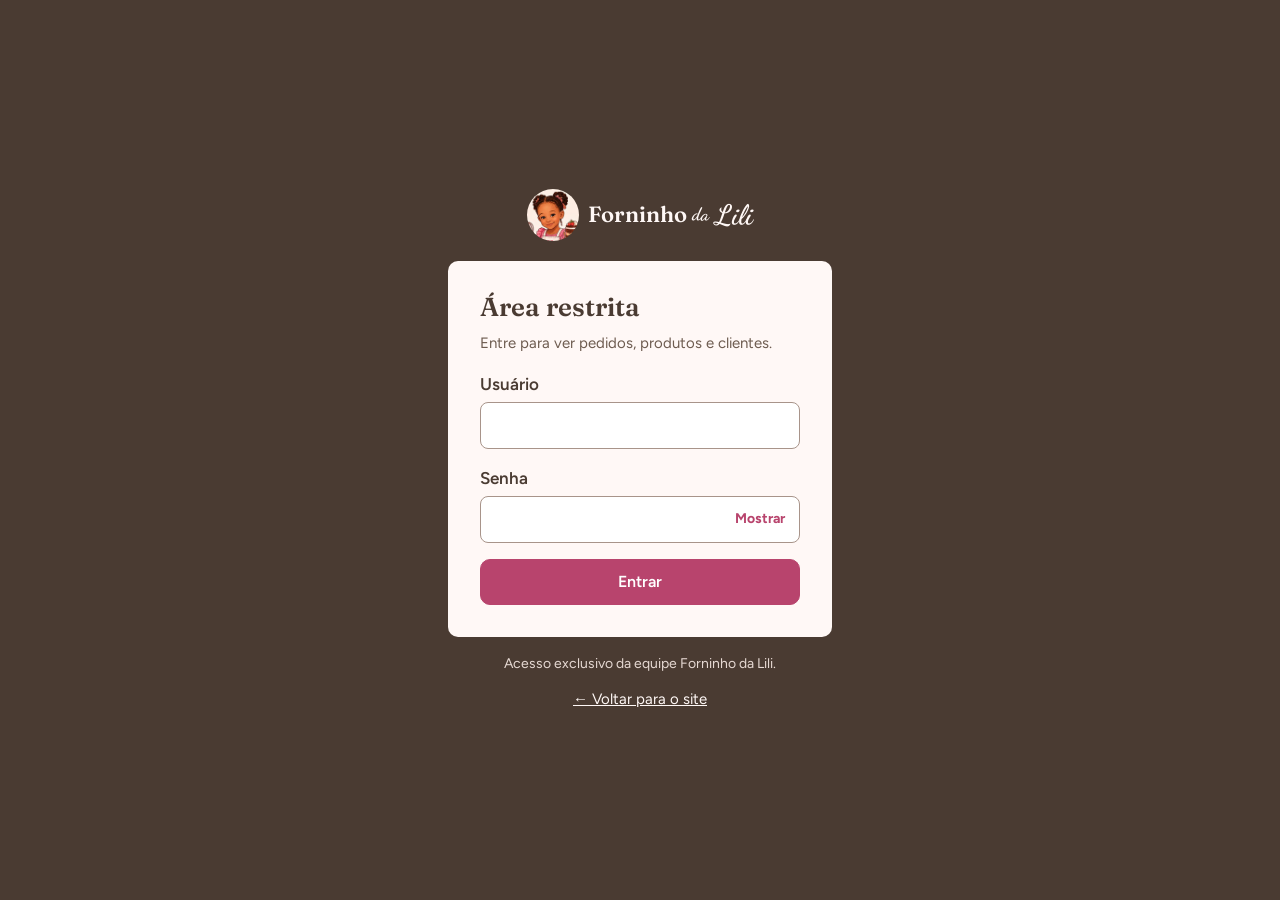
<file: admin/pedidos.html>
<!DOCTYPE html>
<html lang="pt-BR">
<head>
<meta charset="UTF-8">
<meta name="viewport" content="width=device-width, initial-scale=1">
<!-- O painel nunca deve aparecer no Google -->
<meta name="robots" content="noindex, nofollow">
<title>Pedidos | Painel Forninho da Lili</title>
<link rel="icon" href="../assets/img/logo-selo.jpg">
<link rel="stylesheet" href="../assets/css/estilo.css">
<link rel="stylesheet" href="assets/admin.css">
<!-- dados.js = "banco" provisório; admin.js = proteção por login (precisa ficar no head) -->
<script src="../assets/js/dados.js"></script>
<script src="assets/admin.js"></script>
</head>
<body class="admin-corpo">

<!-- =================== TOPO DO PAINEL (igual em todas as páginas) =================== -->
<header class="admin-topo">
  <a class="logo" href="painel.html" aria-label="Painel do Forninho da Lili, visão geral">
    <img class="logo-selo" src="../assets/img/logo-selo.jpg" alt="" width="44" height="44">
    <span class="logo-forninho">Forninho</span>
    <span class="logo-da">da</span>
    <span class="logo-lili">Lili</span>
    <span class="logo-papel">Painel</span>
  </a>
  <div class="admin-usuario">
    <span>Olá, <strong data-nome-usuario>Lili</strong></span>
    <a href="../index.html" target="_blank" rel="noopener">Ver o site</a>
    <button class="botao botao-mini botao-sair" type="button" data-sair>Sair</button>
  </div>
</header>

<div class="admin-app">
  <div class="painel">
    <nav class="painel-menu" aria-label="Menu do painel">
      <a href="painel.html">Visão geral</a>
      <a class="ativo" href="pedidos.html" aria-current="page">Pedidos</a>
      <a href="produtos.html">Produtos</a>
      <a href="clientes.html">Clientes</a>
    </nav>

    <main class="painel-corpo">
      <div class="painel-topo">
        <div>
          <h1>Pedidos</h1>
          <p class="subtitulo">Encomendas combinadas pelo WhatsApp.</p>
        </div>
        <a class="botao" href="pedido-form.html">+ Novo pedido</a>
      </div>

      <p data-aviso hidden></p>

      <form class="ferramentas" role="search" onsubmit="return false">
        <label class="campo-busca">Buscar
          <input type="search" id="busca" placeholder="Nome do cliente ou nº do pedido">
        </label>
        <label>Situação
          <select id="filtro-status"><option value="">Todas</option><option value="abertos">Em aberto</option></select>
        </label>
      </form>

      <div class="bloco" style="margin-top:1rem">
        <table class="tabela">
          <thead>
            <tr><th scope="col">Pedido</th><th scope="col">Data</th><th scope="col">Itens</th><th scope="col">Total</th><th scope="col">Situação</th><th scope="col">Ações</th></tr>
          </thead>
          <tbody id="lista"></tbody>
        </table>
      </div>
      <p class="rodape-tabela" id="contador"></p>
    </main>
  </div>
</div>

<script>
  var db = LojaDB, esc = db.esc;

  Admin.mostrarAviso({
    criado: 'Pedido cadastrado!',
    salvo: 'Pedido atualizado.',
    excluido: 'Pedido excluído.',
    status: 'Situação do pedido atualizada.',
    naoencontrado: { texto: 'Pedido não encontrado.', erro: true }
  });

  var selStatus = document.getElementById('filtro-status');
  db.STATUS_PEDIDO.forEach(function (s) { selStatus.add(new Option(s, s)); });

  function desenhar() {
    var clientes = db.listar('cliente');
    var produtos = db.listar('produto');
    var itens = db.listar('pedido_item');
    var busca = document.getElementById('busca').value.trim().toLowerCase();
    var st = selStatus.value;

    function nomeCliente(id) { var c = clientes.filter(function (c) { return c.id === id; })[0]; return c ? c.nome : 'Cliente removido'; }
    function nomeProduto(id) { var p = produtos.filter(function (p) { return p.id === id; })[0]; return p ? p.nome : 'Produto removido'; }

    var lista = db.listar('pedido').filter(function (p) {
      var texto = ('nº ' + p.id + ' ' + nomeCliente(p.cliente_id)).toLowerCase();
      var okStatus = !st || (st === 'abertos' ? ['Entregue', 'Cancelado'].indexOf(p.status) === -1 : p.status === st);
      return okStatus && (!busca || texto.indexOf(busca) !== -1 || String(p.id) === busca);
    }).sort(function (a, b) { return b.data_pedido.localeCompare(a.data_pedido) || b.id - a.id; });

    var soma = 0;
    document.getElementById('lista').innerHTML = lista.length ? lista.map(function (p) {
      var seus = itens.filter(function (i) { return i.pedido_id === p.id; });
      var total = seus.reduce(function (s, i) { return s + i.quantidade * i.preco_unitario; }, 0);
      if (p.status !== 'Cancelado') soma += total;
      var resumo = seus.map(function (i) { return i.quantidade + '× ' + esc(nomeProduto(i.produto_id)); }).join('<br>');
      var opcoes = db.STATUS_PEDIDO.map(function (s) { return '<option' + (s === p.status ? ' selected' : '') + '>' + s + '</option>'; }).join('');
      return '<tr>' +
        '<td class="td-nome"><span><span>Nº ' + p.id + ' · ' + esc(nomeCliente(p.cliente_id)) +
          '<span class="td-sub">' + esc(p.entrega) + (p.observacao ? ' · ' + esc(p.observacao) : '') + '</span></span></span></td>' +
        '<td data-rotulo="Data">' + db.dataBr(p.data_pedido) + '</td>' +
        '<td data-rotulo="Itens" class="td-quebra">' + (resumo || '—') + '</td>' +
        '<td data-rotulo="Total">' + db.dinheiro(total) + '</td>' +
        '<td data-rotulo="Situação"><select aria-label="Situação do pedido ' + p.id + '" data-status="' + p.id + '" style="min-width:8.5rem">' + opcoes + '</select></td>' +
        '<td class="td-acoes">' +
          '<a class="botao botao-claro botao-mini" href="pedido-form.html?id=' + p.id + '">Editar</a>' +
          '<button class="botao botao-claro botao-mini" type="button" data-excluir="' + p.id + '">Excluir</button>' +
        '</td></tr>';
    }).join('') : '<tr><td class="tabela-vazia" colspan="6">Nenhum pedido encontrado.</td></tr>';

    document.getElementById('contador').innerHTML = lista.length + ' pedido(s) · Total (sem cancelados): <b>' + db.dinheiro(soma) + '</b>';
  }

  document.getElementById('lista').addEventListener('change', function (e) {
    var id = e.target.dataset.status;
    if (!id) return;
    var p = db.buscar('pedido', id);
    p.status = e.target.value;
    db.salvar('pedido', p);
    var aviso = document.querySelector('[data-aviso]');
    aviso.className = 'aviso';
    aviso.textContent = 'Pedido nº ' + p.id + ' agora está como “' + p.status + '”.';
    aviso.hidden = false;
  });

  document.getElementById('lista').addEventListener('click', function (e) {
    var b = e.target.closest('[data-excluir]');
    if (!b) return;
    var id = Number(b.dataset.excluir);
    Admin.confirmar({
      titulo: 'Excluir o pedido nº ' + id + '?',
      texto: 'O pedido e os itens dele serão apagados. Se a encomenda só não vai acontecer, prefira mudar a situação para “Cancelado” e manter o histórico.',
      botao: 'Sim, excluir', perigo: true
    }).then(function (ok) {
      if (!ok) return;
      db.excluirOnde('pedido_item', 'pedido_id', id);
      db.excluir('pedido', id);
      window.location.href = 'pedidos.html?msg=excluido';
    });
  });

  ['busca', 'filtro-status'].forEach(function (id) { document.getElementById(id).addEventListener('input', desenhar); });
  desenhar();
</script>
</body>
</html>
</file>
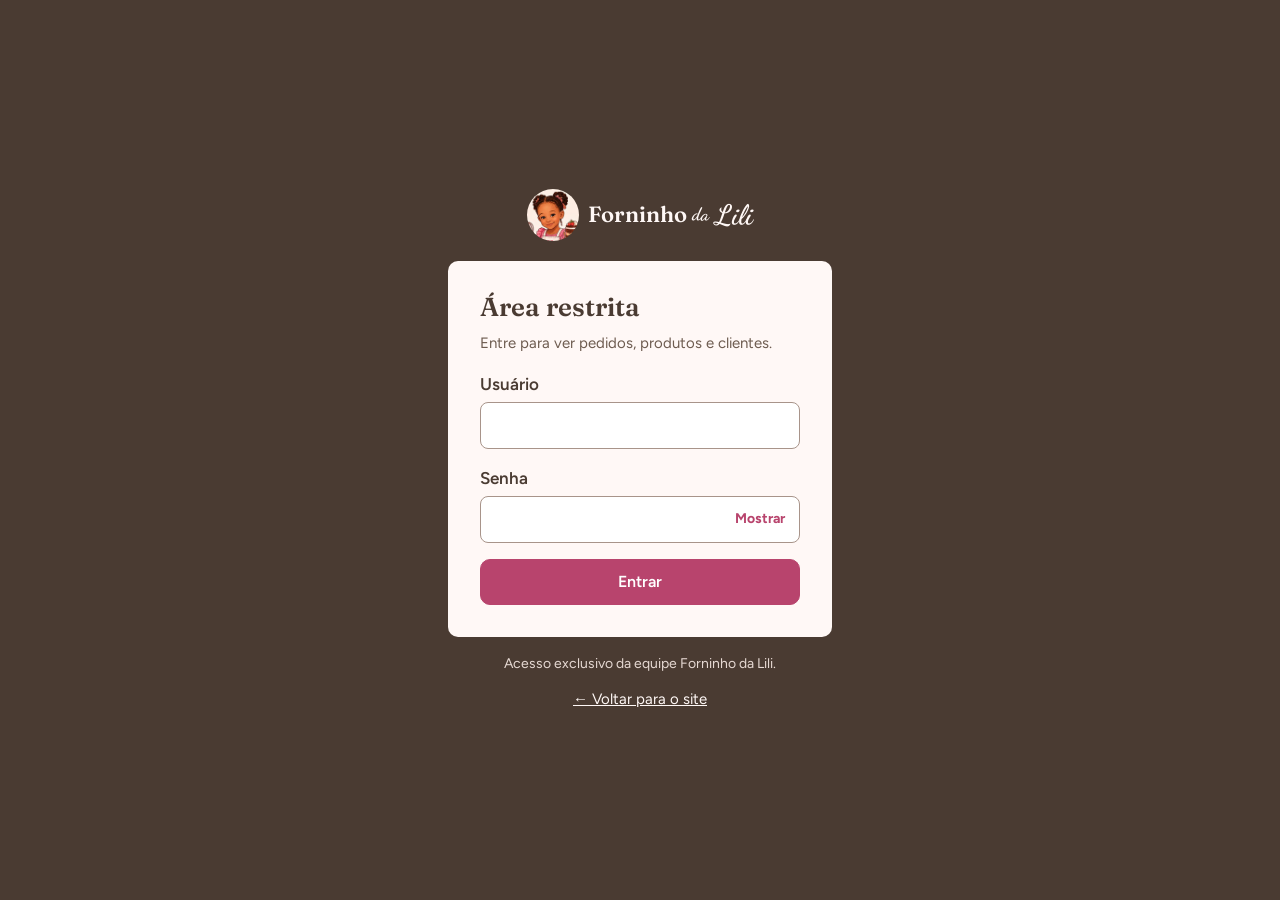
<file: admin/produto-form.html>
<!DOCTYPE html>
<html lang="pt-BR">
<head>
<meta charset="UTF-8">
<meta name="viewport" content="width=device-width, initial-scale=1">
<!-- O painel nunca deve aparecer no Google -->
<meta name="robots" content="noindex, nofollow">
<title>Produto | Painel Forninho da Lili</title>
<link rel="icon" href="../assets/img/logo-selo.jpg">
<link rel="stylesheet" href="../assets/css/estilo.css">
<link rel="stylesheet" href="assets/admin.css">
<!-- dados.js = "banco" provisório; admin.js = proteção por login (precisa ficar no head) -->
<script src="../assets/js/dados.js"></script>
<script src="assets/admin.js"></script>
</head>
<body class="admin-corpo">

<!-- =================== TOPO DO PAINEL (igual em todas as páginas) =================== -->
<header class="admin-topo">
  <a class="logo" href="painel.html" aria-label="Painel do Forninho da Lili, visão geral">
    <img class="logo-selo" src="../assets/img/logo-selo.jpg" alt="" width="44" height="44">
    <span class="logo-forninho">Forninho</span>
    <span class="logo-da">da</span>
    <span class="logo-lili">Lili</span>
    <span class="logo-papel">Painel</span>
  </a>
  <div class="admin-usuario">
    <span>Olá, <strong data-nome-usuario>Lili</strong></span>
    <a href="../index.html" target="_blank" rel="noopener">Ver o site</a>
    <button class="botao botao-mini botao-sair" type="button" data-sair>Sair</button>
  </div>
</header>

<div class="admin-app">
  <div class="painel">
    <nav class="painel-menu" aria-label="Menu do painel">
      <a href="painel.html">Visão geral</a>
      <a href="pedidos.html">Pedidos</a>
      <a class="ativo" href="produtos.html" aria-current="page">Produtos</a>
      <a href="clientes.html">Clientes</a>
    </nav>

    <main class="painel-corpo">
      <div class="painel-topo">
        <div>
          <h1 id="titulo-form">Novo produto</h1>
          <p class="subtitulo"><a href="produtos.html">← Voltar para produtos</a></p>
        </div>
      </div>

      <p data-aviso hidden></p>

      <!-- Na versão PHP: <form method="post" action="produto_salvar.php" enctype="multipart/form-data"> -->
      <form class="form-admin" id="form" novalidate>
        <input type="hidden" name="id">
        <input type="hidden" name="imagem">

        <div class="campo">
          <label for="nome">Nome do produto <span class="obrigatorio">*</span></label>
          <input type="text" id="nome" name="nome" maxlength="80" required>
        </div>

        <div class="campos-lado">
          <div class="campo">
            <label for="categoria">Categoria <span class="obrigatorio">*</span></label>
            <select id="categoria" name="categoria" required></select>
          </div>
          <div class="campo">
            <label for="preco">Preço (R$)</label>
            <input type="number" id="preco" name="preco" min="0" step="0.01" inputmode="decimal" placeholder="Ex.: 9.50">
            <span class="dica">Deixe vazio para mostrar “Sob consulta”.</span>
          </div>
        </div>

        <div class="campo">
          <label for="descricao">Descrição</label>
          <textarea id="descricao" name="descricao" rows="3" maxlength="240"></textarea>
        </div>

        <div class="campo">
          <label for="alergia">Aviso para alérgicos</label>
          <input type="text" id="alergia" name="alergia" maxlength="120" placeholder="Ex.: Contém glúten, leite e ovos.">
        </div>

        <fieldset>
          <legend>Foto</legend>
          <div class="foto-campo">
            <div id="previa" class="previa previa-vazia">Sem foto</div>
            <div class="campo">
              <label for="arquivo">Enviar foto do computador ou celular</label>
              <input type="file" id="arquivo" accept="image/*">
              <span class="dica">A foto é cortada no formato quadrado, como no cardápio.</span>
              <label for="caminho" style="margin-top:.5rem">…ou caminho / link da imagem</label>
              <input type="text" id="caminho" placeholder="assets/img/produtos/nome.jpg">
              <div><button class="botao botao-claro botao-mini" type="button" id="remover-foto" style="margin-top:.5rem">Remover foto</button></div>
            </div>
          </div>
          <div class="campo">
            <label for="imagem_alt">Descrição da foto (para leitores de tela)</label>
            <input type="text" id="imagem_alt" name="imagem_alt" maxlength="160" placeholder="Ex.: Coxinha de morango coberta com granulado">
          </div>
        </fieldset>

        <label class="opcao"><input type="checkbox" name="ativo" checked> Mostrar no cardápio do site</label>

        <div class="form-acoes">
          <button class="botao" type="submit">Salvar produto</button>
          <a class="botao botao-claro" href="produtos.html">Cancelar</a>
        </div>
      </form>
    </main>
  </div>
</div>

<script>
  var db = LojaDB;
  var form = document.getElementById('form');
  var previa = document.getElementById('previa');
  var caminho = document.getElementById('caminho');

  db.CATEGORIAS.forEach(function (c) { form.categoria.add(new Option(c.nome, c.id)); });

  // ----- Edição: ?id= na URL -----
  var id = Admin.param('id');
  if (id) {
    var p = db.buscar('produto', id);
    if (!p) { window.location.replace('produtos.html?msg=naoencontrado'); }
    else {
      document.getElementById('titulo-form').textContent = 'Editar produto';
      document.title = 'Editar produto | Painel Forninho da Lili';
      form.id.value = p.id;
      form.nome.value = p.nome;
      form.categoria.value = p.categoria;
      form.preco.value = p.preco === null ? '' : p.preco;
      form.descricao.value = p.descricao || '';
      form.alergia.value = p.alergia || '';
      form.imagem_alt.value = p.imagem_alt || '';
      form.ativo.checked = Number(p.ativo) === 1;
      definirImagem(p.imagem || '');
    }
  }

  function definirImagem(valor) {
    form.imagem.value = valor;
    caminho.value = /^data:/.test(valor) ? '' : valor;
    if (valor) {
      previa.outerHTML = '<img id="previa" class="previa" alt="Prévia da foto" src="' + db.esc(db.urlImagem(valor, '../')) + '">';
    } else {
      previa.outerHTML = '<div id="previa" class="previa previa-vazia">Sem foto</div>';
    }
    previa = document.getElementById('previa');
  }

  caminho.addEventListener('change', function () { definirImagem(caminho.value.trim()); });
  document.getElementById('remover-foto').addEventListener('click', function () {
    document.getElementById('arquivo').value = '';
    definirImagem('');
  });

  // ----- Foto enviada: corta em quadrado e reduz para 800px -----
  // (Na versão PHP o arquivo vai para assets/img/produtos/ com move_uploaded_file)
  document.getElementById('arquivo').addEventListener('change', function (e) {
    var arquivo = e.target.files[0];
    if (!arquivo) return;
    if (!/^image\//.test(arquivo.type)) { alert('Escolha um arquivo de imagem.'); return; }
    var img = new Image();
    img.onload = function () {
      var lado = Math.min(img.width, img.height);
      var tamanho = Math.min(800, lado);
      var canvas = document.createElement('canvas');
      canvas.width = canvas.height = tamanho;
      canvas.getContext('2d').drawImage(img, (img.width - lado) / 2, (img.height - lado) / 2, lado, lado, 0, 0, tamanho, tamanho);
      definirImagem(canvas.toDataURL('image/jpeg', 0.8));
      URL.revokeObjectURL(img.src);
    };
    img.src = URL.createObjectURL(arquivo);
  });

  // ----- Salvar (INSERT ou UPDATE) -----
  form.addEventListener('submit', function (e) {
    e.preventDefault();
    var aviso = document.querySelector('[data-aviso]');
    var nome = form.nome.value.trim();
    var preco = form.preco.value.trim();
    var erros = [];
    if (!nome) erros.push('Informe o nome do produto.');
    if (preco !== '' && (isNaN(Number(preco)) || Number(preco) < 0)) erros.push('O preço precisa ser um número positivo.');
    if (erros.length) {
      aviso.className = 'aviso aviso-erro';
      aviso.textContent = erros.join(' ');
      aviso.hidden = false;
      (nome ? form.preco : form.nome).focus();
      return;
    }
    var produto = {
      id: form.id.value ? Number(form.id.value) : null,
      nome: nome,
      categoria: form.categoria.value,
      preco: preco === '' ? null : Math.round(Number(preco) * 100) / 100,
      descricao: form.descricao.value.trim(),
      alergia: form.alergia.value.trim(),
      imagem: form.imagem.value,
      imagem_alt: form.imagem_alt.value.trim(),
      ativo: form.ativo.checked ? 1 : 0
    };
    try {
      db.salvar('produto', produto);
    } catch (erro) {
      aviso.className = 'aviso aviso-erro';
      aviso.textContent = 'Não foi possível salvar: a foto é grande demais para a demonstração no navegador. Tente uma foto menor ou use um caminho de imagem.';
      aviso.hidden = false;
      return;
    }
    window.location.href = 'produtos.html?msg=' + (produto.id ? 'salvo' : 'criado');
  });
</script>
</body>
</html>
</file>
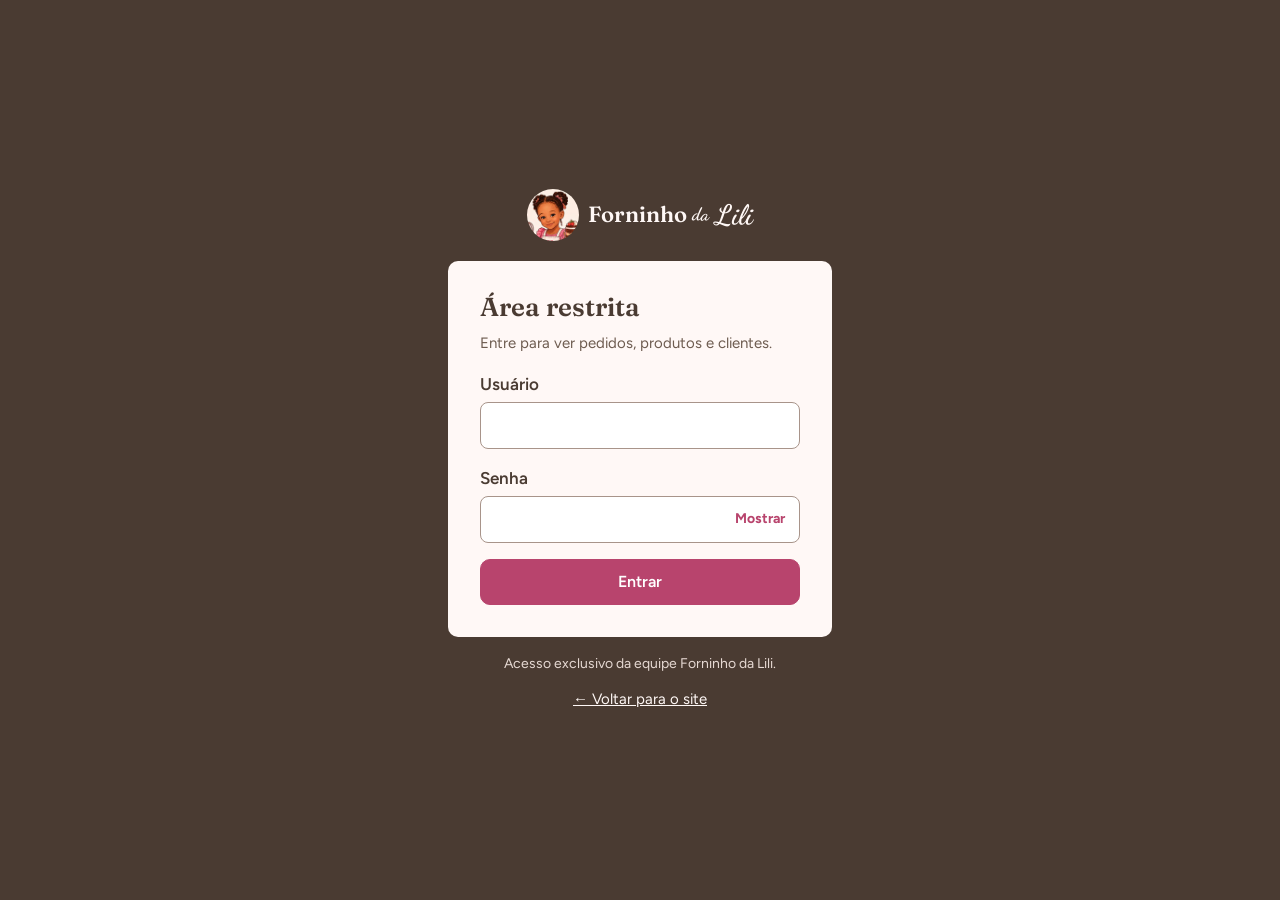
<file: admin/produtos.html>
<!DOCTYPE html>
<html lang="pt-BR">
<head>
<meta charset="UTF-8">
<meta name="viewport" content="width=device-width, initial-scale=1">
<!-- O painel nunca deve aparecer no Google -->
<meta name="robots" content="noindex, nofollow">
<title>Produtos | Painel Forninho da Lili</title>
<link rel="icon" href="../assets/img/logo-selo.jpg">
<link rel="stylesheet" href="../assets/css/estilo.css">
<link rel="stylesheet" href="assets/admin.css">
<!-- dados.js = "banco" provisório; admin.js = proteção por login (precisa ficar no head) -->
<script src="../assets/js/dados.js"></script>
<script src="assets/admin.js"></script>
</head>
<body class="admin-corpo">

<!-- =================== TOPO DO PAINEL (igual em todas as páginas) =================== -->
<header class="admin-topo">
  <a class="logo" href="painel.html" aria-label="Painel do Forninho da Lili, visão geral">
    <img class="logo-selo" src="../assets/img/logo-selo.jpg" alt="" width="44" height="44">
    <span class="logo-forninho">Forninho</span>
    <span class="logo-da">da</span>
    <span class="logo-lili">Lili</span>
    <span class="logo-papel">Painel</span>
  </a>
  <div class="admin-usuario">
    <span>Olá, <strong data-nome-usuario>Lili</strong></span>
    <a href="../index.html" target="_blank" rel="noopener">Ver o site</a>
    <button class="botao botao-mini botao-sair" type="button" data-sair>Sair</button>
  </div>
</header>

<div class="admin-app">
  <div class="painel">
    <nav class="painel-menu" aria-label="Menu do painel">
      <a href="painel.html">Visão geral</a>
      <a href="pedidos.html">Pedidos</a>
      <a class="ativo" href="produtos.html" aria-current="page">Produtos</a>
      <a href="clientes.html">Clientes</a>
    </nav>

    <main class="painel-corpo">
      <div class="painel-topo">
        <div>
          <h1>Produtos</h1>
          <p class="subtitulo">O que aparece no cardápio do site.</p>
        </div>
        <a class="botao" href="produto-form.html">+ Novo produto</a>
      </div>

      <p data-aviso hidden></p>

      <form class="ferramentas" role="search" onsubmit="return false">
        <label class="campo-busca">Buscar
          <input type="search" id="busca" placeholder="Nome do produto">
        </label>
        <label>Categoria
          <select id="filtro-categoria"><option value="">Todas</option></select>
        </label>
        <label>Situação
          <select id="filtro-situacao">
            <option value="">Todas</option>
            <option value="1">No cardápio</option>
            <option value="0">Desativados</option>
          </select>
        </label>
      </form>

      <div class="bloco" style="margin-top:1rem">
        <table class="tabela">
          <thead>
            <tr><th scope="col">Produto</th><th scope="col">Categoria</th><th scope="col">Preço</th><th scope="col">Situação</th><th scope="col">Ações</th></tr>
          </thead>
          <tbody id="lista"></tbody>
        </table>
      </div>
      <p class="rodape-tabela" id="contador"></p>
    </main>
  </div>
</div>

<script>
  var db = LojaDB, esc = db.esc;

  Admin.mostrarAviso({
    criado: 'Produto cadastrado! Ele já aparece no cardápio do site.',
    salvo: 'Alterações salvas.',
    excluido: 'Produto excluído.',
    desativado: 'Produto desativado: saiu do cardápio, mas continua nos pedidos antigos.',
    ativado: 'Produto ativado: voltou a aparecer no cardápio.',
    naoencontrado: { texto: 'Produto não encontrado.', erro: true }
  });

  var selCat = document.getElementById('filtro-categoria');
  db.CATEGORIAS.forEach(function (c) { selCat.add(new Option(c.nome, c.id)); });

  function vendasDoProduto(id) {
    return db.listar('pedido_item').filter(function (i) { return i.produto_id === id; }).length;
  }

  function desenhar() {
    var busca = document.getElementById('busca').value.trim().toLowerCase();
    var cat = selCat.value;
    var sit = document.getElementById('filtro-situacao').value;
    var todos = db.listar('produto');
    var lista = todos.filter(function (p) {
      return (!busca || p.nome.toLowerCase().indexOf(busca) !== -1) &&
        (!cat || p.categoria === cat) &&
        (sit === '' || String(Number(p.ativo)) === sit);
    }).sort(function (a, b) {
      return (b.ativo - a.ativo) || a.categoria.localeCompare(b.categoria) || a.nome.localeCompare(b.nome);
    });

    document.getElementById('lista').innerHTML = lista.length ? lista.map(function (p) {
      var ativo = Number(p.ativo) === 1;
      var foto = p.imagem
        ? '<img class="miniatura" src="' + esc(db.urlImagem(p.imagem, '../')) + '" alt="" width="88" height="88">'
        : '<span class="miniatura miniatura-vazia" title="Sem foto"></span>';
      return '<tr' + (ativo ? '' : ' class="linha-inativa"') + '>' +
        '<td class="td-nome"><span>' + foto + '<span>' + esc(p.nome) +
          (p.descricao ? '<span class="td-sub">' + esc(p.descricao) + '</span>' : '') + '</span></span></td>' +
        '<td data-rotulo="Categoria">' + esc(db.nomeCategoria(p.categoria)) + '</td>' +
        '<td data-rotulo="Preço">' + db.dinheiro(p.preco) + '</td>' +
        '<td data-rotulo="Situação"><span class="status' + (ativo ? '' : ' status-inativo') + '">' + (ativo ? 'No cardápio' : 'Desativado') + '</span></td>' +
        '<td class="td-acoes">' +
          '<a class="botao botao-claro botao-mini" href="produto-form.html?id=' + p.id + '">Editar</a>' +
          '<button class="botao botao-claro botao-mini" type="button" data-alternar="' + p.id + '">' + (ativo ? 'Desativar' : 'Ativar') + '</button>' +
          '<button class="botao botao-claro botao-mini" type="button" data-excluir="' + p.id + '">Excluir</button>' +
        '</td></tr>';
    }).join('') : '<tr><td class="tabela-vazia" colspan="5">Nenhum produto encontrado.</td></tr>';

    var ativos = todos.filter(function (p) { return Number(p.ativo) === 1; }).length;
    document.getElementById('contador').textContent =
      todos.length + ' produto(s) cadastrado(s): ' + ativos + ' no cardápio e ' + (todos.length - ativos) + ' desativado(s).';
  }

  function irPara(msg) { window.location.href = 'produtos.html?msg=' + msg; }

  function alternar(id) {
    var p = db.buscar('produto', id);
    p.ativo = Number(p.ativo) === 1 ? 0 : 1;
    db.salvar('produto', p);
    irPara(p.ativo ? 'ativado' : 'desativado');
  }

  function excluir(id) {
    var p = db.buscar('produto', id);
    var usos = vendasDoProduto(id);
    if (usos > 0) {
      // Produto que já foi vendido não pode sumir: os pedidos antigos dependem dele
      Admin.confirmar({
        titulo: 'Este produto não pode ser excluído',
        html: '<b>' + esc(p.nome) + '</b> aparece em ' + usos + ' pedido(s). Excluir apagaria parte do histórico de vendas. ' +
          (Number(p.ativo) === 1 ? 'Você pode <b>desativá-lo</b>: ele sai do cardápio e continua guardado nos pedidos.' : 'Ele já está desativado e não aparece no site.'),
        botao: Number(p.ativo) === 1 ? 'Desativar produto' : '',
        cancelar: 'Voltar'
      }).then(function (ok) { if (ok) alternar(id); });
      return;
    }
    Admin.confirmar({
      titulo: 'Excluir produto?',
      html: 'Tem certeza que deseja excluir <b>' + esc(p.nome) + '</b>? Essa ação não pode ser desfeita.',
      botao: 'Sim, excluir', perigo: true
    }).then(function (ok) {
      if (ok) { db.excluir('produto', id); irPara('excluido'); }
    });
  }

  document.getElementById('lista').addEventListener('click', function (e) {
    var b = e.target.closest('button');
    if (!b) return;
    if (b.dataset.alternar) alternar(Number(b.dataset.alternar));
    if (b.dataset.excluir) excluir(Number(b.dataset.excluir));
  });
  ['busca', 'filtro-categoria', 'filtro-situacao'].forEach(function (id) {
    document.getElementById(id).addEventListener('input', desenhar);
  });
  desenhar();
</script>
</body>
</html>
</file>
<file: assets/css/estilo.css>
/* ==========================================================
   FORNINHO DA LILI — estilo do site (todas as páginas públicas)
   Extraído do index.html original sem mudar o visual.
   As regras do painel ficam em admin/assets/admin.css.
   ========================================================== */

/* ==========================================================
   1. CORES E MEDIDAS
   Troque um valor aqui e ele muda no site inteiro.
   ========================================================== */
:root {
  --rosa: #D87093;         /* rosa da marca: barras e detalhes */
  --rosa-forte: #B8446D;   /* rosa escuro: botões e preços, com bom contraste */
  --rosa-hover: #9C3459;   /* rosa ao passar o mouse */
  --rosa-claro: #FBE9ED;   /* fundos suaves */
  --marrom: #4A3B32;       /* textos e títulos */
  --marrom-suave: #6E5C50; /* textos secundários */
  --baunilha: #FFF8F6;     /* fundo principal */
  --dourado: #D4AF37;      /* detalhes */
  --branco: #FFFFFF;
  --linha: #EEDFDA;        /* bordas finas */

  --fonte-titulo: "Fraunces", Georgia, "Times New Roman", serif;
  --fonte-texto: "Figtree", "Segoe UI", Roboto, Arial, sans-serif;
  --fonte-assinatura: "Dancing Script", "Segoe Script", cursive;

  --raio: .625rem;
  --respiro-secao: clamp(3.5rem, 8vw, 6rem);
  --largura: 72rem;
  --margem: max(1.25rem, calc((100vw - var(--largura)) / 2));
}

/* ==========================================================
   2. BASE
   ========================================================== */
*, *::before, *::after { box-sizing: border-box; }

html { -webkit-text-size-adjust: 100%; }

body {
  margin: 0;
  background: var(--baunilha);
  color: var(--marrom);
  font-family: var(--fonte-texto);
  font-size: 1.0625rem;
  line-height: 1.6;
}

h1, h2, h3, h4 {
  margin: 0;
  font-family: var(--fonte-titulo);
  font-weight: 600;
  line-height: 1.15;
}

h2, .titulo-pagina { font-size: clamp(1.875rem, 4.5vw, 2.625rem); }
h3 { font-size: 1.25rem; }
p, ul, ol, dl, dd { margin: 0; padding: 0; }
ul, ol { list-style: none; }
a { color: inherit; }
img { display: block; max-width: 100%; height: auto; }

:focus-visible { outline: 3px solid var(--rosa-forte); outline-offset: 3px; border-radius: 4px; }

section[id] { scroll-margin-top: 5rem; }

@media (prefers-reduced-motion: no-preference) {
  html { scroll-behavior: smooth; }
}

.conteudo {
  width: min(100% - 2.5rem, var(--largura));
  margin-inline: auto;
}

.secao { padding-block: var(--respiro-secao); }

.intro { max-width: 38rem; margin-top: .75rem; color: var(--marrom-suave); }

.nota { font-size: .9375rem; color: var(--marrom-suave); }

/* Conteúdo que a cliente ainda vai confirmar */
.a-confirmar {
  color: var(--marrom-suave);
  font-style: italic;
  white-space: nowrap;
}

/* ==========================================================
   3. BOTÕES
   ========================================================== */
.botao {
  display: inline-flex;
  align-items: center;
  justify-content: center;
  min-height: 2.875rem;
  padding: .6rem 1.35rem;
  border: 1.5px solid var(--rosa-forte);
  border-radius: var(--raio);
  background: var(--rosa-forte);
  color: var(--branco);
  font: inherit;
  font-size: 1rem;
  font-weight: 600;
  line-height: 1.2;
  text-align: center;
  text-decoration: none;
  cursor: pointer;
  transition: background-color .15s ease, border-color .15s ease;
}

.botao:hover { background: var(--rosa-hover); border-color: var(--rosa-hover); }

.botao-claro { background: transparent; color: var(--rosa-forte); }
.botao-claro:hover { background: var(--rosa-claro); border-color: var(--rosa-forte); }

.botao-mini { min-height: 2.5rem; padding: .3rem .8rem; font-size: .9375rem; }

.botao[aria-disabled="true"] { cursor: default; }

/* ==========================================================
   4. FAIXA DE DEMONSTRAÇÃO E CABEÇALHO
   ========================================================== */
.faixa-demo {
  padding: .35rem 1.25rem;
  background: var(--marrom);
  color: var(--baunilha);
  font-size: .875rem;
  text-align: center;
}

.topo { background: var(--branco); border-bottom: 1px solid var(--linha); }

.topo-linha {
  display: flex;
  flex-wrap: wrap;
  align-items: center;
  justify-content: space-between;
  gap: .25rem 1rem;
  padding-block: .6rem;
}

.logo {
  display: inline-flex;
  align-items: center;
  gap: .35rem;
  color: var(--rosa-forte);
  text-decoration: none;
  white-space: nowrap;
}

.logo-selo { width: 2.75rem; height: 2.75rem; margin-right: .2rem; border-radius: 50%; }
.logo-forninho { font-family: var(--fonte-titulo); font-size: 1.375rem; font-weight: 600; }
.logo-da { font-family: var(--fonte-assinatura); font-size: 1.125rem; font-weight: 700; }
.logo-lili { font-family: var(--fonte-assinatura); font-size: 1.75rem; font-weight: 700; line-height: 1; }

.menu { order: 3; width: 100%; }

@media (max-width: 47.49em) {
  .topo-linha { column-gap: .5rem; }
  .logo-selo { width: 2.25rem; height: 2.25rem; }
  .logo-forninho { font-size: 1.1875rem; }
  .logo-lili { font-size: 1.5rem; }
  .topo .botao-mini { padding-inline: .6rem; font-size: .875rem; }
}

.menu ul { display: flex; flex-wrap: wrap; gap: 0 1.5rem; }

.menu a {
  display: inline-flex;
  align-items: center;
  min-height: 2.75rem;
  font-weight: 600;
  text-decoration: none;
}

.menu a:hover { color: var(--rosa-forte); }

/* ==========================================================
   5. HERO
   ========================================================== */
.hero { display: grid; background: var(--rosa-claro); }

.hero-texto { padding: clamp(2.5rem, 7vw, 4rem) 1.25rem; }

.hero h1 { font-size: clamp(2.5rem, 10vw, 3rem); line-height: 1.08; }

.hero-texto p { max-width: 30rem; margin-top: 1rem; font-size: 1.1875rem; }

.hero-acoes { display: flex; flex-wrap: wrap; gap: .75rem; margin-top: 1.75rem; }

.hero-foto { min-width: 0; }

.foto-hero { width: 100%; }

.destaques { background: var(--branco); border-bottom: 1px solid var(--linha); }

.destaques ul { display: grid; gap: .75rem; padding-block: 1.25rem; }

.destaques strong { display: block; font-family: var(--fonte-titulo); font-size: 1.125rem; font-weight: 600; }

.destaques span { display: block; color: var(--marrom-suave); font-size: .9375rem; line-height: 1.4; }

/* ==========================================================
   6. CARDÁPIO
   ========================================================== */
.filtro-radio { position: absolute; width: 1px; height: 1px; opacity: 0; }

.filtros { display: flex; flex-wrap: wrap; gap: .5rem; margin-top: 1.75rem; }

.filtros label {
  display: inline-flex;
  align-items: center;
  min-height: 2.75rem;
  padding: 0 1rem;
  border: 1.5px solid var(--linha);
  border-radius: var(--raio);
  background: var(--branco);
  font-weight: 600;
  cursor: pointer;
}

.filtros label:hover { border-color: var(--rosa); }

#f-todos:checked ~ .filtros label[for="f-todos"],
#f-docinhos:checked ~ .filtros label[for="f-docinhos"],
#f-cookies:checked ~ .filtros label[for="f-cookies"],
#f-kits:checked ~ .filtros label[for="f-kits"] {
  border-color: var(--marrom);
  background: var(--marrom);
  color: var(--branco);
}

#f-todos:focus-visible ~ .filtros label[for="f-todos"],
#f-docinhos:focus-visible ~ .filtros label[for="f-docinhos"],
#f-cookies:focus-visible ~ .filtros label[for="f-cookies"],
#f-kits:focus-visible ~ .filtros label[for="f-kits"] {
  outline: 3px solid var(--rosa-forte);
  outline-offset: 3px;
}

#f-docinhos:checked ~ .grupos .grupo:not(.g-docinhos),
#f-cookies:checked ~ .grupos .grupo:not(.g-cookies),
#f-kits:checked ~ .grupos .grupo:not(.g-kits) { display: none; }

.grupo { margin-top: 2.5rem; }

.grupo > h3 { font-size: 1.5rem; }

.lista-produtos { display: grid; gap: 1rem; margin-top: 1rem; }

/* No celular, cada produto é uma linha: foto à esquerda e texto à direita */
.item {
  display: grid;
  grid-template-columns: 7.5rem 1fr;
  overflow: hidden;
  border: 1px solid var(--linha);
  border-radius: var(--raio);
  background: var(--branco);
}

.foto img { width: 100%; }

.foto-pendente {
  display: grid;
  place-items: center;
  width: 100%;
  height: 100%;
  min-height: 7.5rem;
  aspect-ratio: 1;
  padding: .5rem;
  align-content: center;
  gap: .4rem;
  background: var(--rosa-claro);
  color: var(--marrom-suave);
  font-size: .875rem;
  font-weight: 600;
  text-align: center;
}

.foto-pendente img { width: 3.5rem; height: 3.5rem; border-radius: 50%; }

.item-corpo { display: flex; flex-direction: column; gap: .3rem; padding: .85rem 1rem 1rem; }

.nome-produto { font-size: 1.125rem; line-height: 1.25; }

.preco { font-weight: 700; color: var(--rosa-forte); }

.item-descricao { font-size: 1rem; line-height: 1.5; }

.alergia { font-size: .9375rem; font-weight: 600; color: var(--marrom-suave); }

.item .botao { margin-top: auto; }

.item .alergia + .botao { margin-top: .5rem; }

/* ==========================================================
   7. SOBRE NÓS
   ========================================================== */
.sobre { background: var(--branco); }

.sobre-grade { display: grid; gap: 2.5rem; align-items: center; }

.sobre-texto p { max-width: 36rem; margin-top: 1rem; }

.sobre-texto .assinatura {
  margin-top: 1.25rem;
  font-family: var(--fonte-assinatura);
  font-size: 2rem;
  font-weight: 700;
  line-height: 1.2;
  color: var(--rosa-forte);
}

.logo-grande { width: min(100%, 26rem); margin-inline: auto; border-radius: var(--raio); }

/* ==========================================================
   8. ENCOMENDA E PAGAMENTO
   ========================================================== */
.passos { display: grid; gap: 1.75rem; margin-top: 2.25rem; counter-reset: passo; }

.passos li { position: relative; padding-left: 3.25rem; counter-increment: passo; }

.passos li::before {
  content: counter(passo);
  position: absolute;
  top: -.1rem;
  left: 0;
  display: grid;
  place-items: center;
  width: 2.25rem;
  height: 2.25rem;
  border: 1.5px solid var(--rosa-forte);
  border-radius: 50%;
  color: var(--rosa-forte);
  font-weight: 700;
}

.passos h3 { font-size: 1.1875rem; }
.passos p { margin-top: .25rem; color: var(--marrom-suave); }

/* ==========================================================
   9. CONTATO
   ========================================================== */
.contato { background: var(--rosa-claro); }

.contato-grade { display: grid; gap: 2.5rem; }

.dados-contato { display: grid; gap: 1rem; margin-top: 1.5rem; }

.dados-contato dt { font-weight: 700; }

.contato .botao-principal { margin-top: 1.5rem; }

.formulario {
  display: grid;
  gap: 1rem;
  padding: clamp(1.25rem, 4vw, 2rem);
  border-radius: var(--raio);
  background: var(--branco);
}

.formulario label { display: grid; gap: .25rem; font-weight: 600; }

.formulario input,
.formulario textarea {
  width: 100%;
  padding: .65rem .8rem;
  border: 1px solid #A8948A;
  border-radius: .5rem;
  background: var(--branco);
  color: var(--marrom);
  font: inherit;
}

.formulario textarea { min-height: 7rem; resize: vertical; }

.formulario .botao { justify-self: start; }

/* ==========================================================
   11. RODAPÉ
   ========================================================== */
.rodape { background: var(--branco); border-top: 1px solid var(--linha); font-size: 1rem; }

.rodape-grade { display: grid; gap: 1.75rem; padding-block: 2.5rem 2rem; }

.rodape h2 { margin-bottom: .4rem; font-size: 1.0625rem; }

.rodape-marca p { max-width: 20rem; margin-top: .5rem; color: var(--marrom-suave); }

.rodape li a { display: inline-flex; align-items: center; min-height: 2.25rem; text-decoration: none; }

.rodape li a:hover { color: var(--rosa-forte); }

.rodape-legal { padding-block: 1.25rem; border-top: 1px solid var(--linha); font-size: .9375rem; color: var(--marrom-suave); }

.rodape-legal p + p { margin-top: .25rem; }

/* ==========================================================
   12. TABLET: a partir de 760px
   ========================================================== */
@media (min-width: 47.5em) {
  .topo { position: sticky; top: 0; z-index: 10; }

  .menu { order: 0; width: auto; margin-left: auto; margin-right: .5rem; }

  .hero { grid-template-columns: 1fr min(50vw, 44rem); align-items: center; }

  .hero-texto { padding: 1.5rem 1.5rem 1.5rem var(--margem); }

  .hero-texto p { font-size: 1.0625rem; }

  .hero-acoes { flex-wrap: nowrap; }

  .hero-acoes .botao { padding-inline: .9rem; }

  .hero h1 { font-size: clamp(2.5rem, 5.4vw, 4.25rem); }

  .destaques ul { grid-template-columns: repeat(3, 1fr); gap: 2rem; }

  /* A partir daqui cada produto é um cartão: foto em cima e texto embaixo */
  .lista-produtos { grid-template-columns: repeat(2, 1fr); gap: 1.25rem; }

  .item { grid-template-columns: 1fr; grid-template-rows: auto 1fr; }

  .item-corpo { padding: 1rem 1.1rem 1.1rem; }

  .item .botao, .item .alergia + .botao { margin-top: auto; }

  .alergia { margin-bottom: .75rem; }

  .sobre-grade { grid-template-columns: 1.2fr 1fr; gap: 4rem; }

  .passos { grid-template-columns: repeat(2, 1fr); gap: 2rem 3rem; }

  .contato-grade { grid-template-columns: 1fr 1.1fr; gap: 4rem; align-items: start; }










  .rodape-grade { grid-template-columns: 2fr 1fr 1fr; gap: 3rem; }
}

/* ==========================================================
   13. COMPUTADOR: a partir de 1024px
   ========================================================== */
@media (min-width: 64em) {
  .lista-produtos { grid-template-columns: repeat(3, 1fr); }

  .passos { grid-template-columns: repeat(4, 1fr); }





  .hero-texto p { font-size: 1.1875rem; }

  .hero-acoes .botao { padding-inline: 1.35rem; }
}

/* ==========================================================
   14. VITRINE (versão sem movimento)
   ========================================================== */
.vitrine { background: var(--marrom); color: var(--baunilha); }

.vitrine-palco { padding-block: var(--respiro-secao); }

.vitrine :focus-visible { outline-color: var(--dourado); }

.vitrine h2 { width: min(100% - 2.5rem, var(--largura)); margin-inline: auto; font-size: 1.125rem; }

.vitrine-lista { display: grid; gap: 3rem; width: min(100% - 2.5rem, var(--largura)); margin: 2rem auto 0; }

.vitrine-item { display: grid; gap: 1.5rem; align-items: center; }

.vitrine-item img { width: min(100%, 34rem); }

.vitrine-rotulo { display: flex; gap: 1rem; font-size: .9375rem; font-weight: 600; }

.vitrine-rotulo span:last-child { color: var(--dourado); }

.vitrine-texto h3 { max-width: 15em; margin-top: .75rem; font-size: clamp(1.625rem, 3.4vw, 3.25rem); line-height: 1.08; }

.vitrine-texto p:not(.vitrine-rotulo) { max-width: 30rem; margin-top: .6rem; }

.vitrine-texto .preco { color: var(--baunilha); font-size: 1.1875rem; font-weight: 600; }

.vitrine-texto .alergia { color: #E6D9D3; font-size: .9375rem; font-weight: 400; }

.vitrine-acoes { display: flex; flex-wrap: wrap; align-items: center; gap: .5rem 1.25rem; margin-top: 1.1rem; }

.vitrine-acoes .botao { border-color: var(--baunilha); background: var(--baunilha); color: var(--marrom); }

.vitrine-acoes .botao:hover { border-color: var(--branco); background: var(--branco); }

.vitrine-link { display: inline-flex; align-items: center; min-height: 2.75rem; font-weight: 600; text-underline-offset: 4px; }

.vitrine-link:hover { color: var(--branco); }

.vitrine-medidor { display: none; }

.frase {
  margin-bottom: clamp(2.5rem, 7vw, 5rem);
  font-family: var(--fonte-titulo);
  font-size: clamp(2.25rem, 7.5vw, 5.25rem);
  font-weight: 600;
  line-height: 1.08;
  color: var(--marrom);
}

.progresso { display: none; }

@media (min-width: 47.5em) {
  .vitrine-item { grid-template-columns: 1fr 1fr; gap: 3rem; }

  .vitrine-item img { justify-self: end; }
}

/* Detalhes que também aparecem na versão sem movimento */
.grupo > h3::after {
  content: "";
  display: block;
  height: 1px;
  margin-top: .6rem;
  background: var(--dourado);
  transform-origin: left;
}

.foto { overflow: hidden; }

.foto img { transition: scale .9s cubic-bezier(.16, .8, .3, 1); }

.item:hover .foto img { scale: 1.04; }

.menu a { position: relative; }

.menu a::after {
  content: "";
  position: absolute;
  left: 0;
  right: 0;
  bottom: .55rem;
  height: 1.5px;
  background: var(--rosa-forte);
  transform: scaleX(0);
  transform-origin: left;
  transition: transform .35s cubic-bezier(.16, .8, .3, 1);
}

.menu a:hover::after,
.menu a[aria-current="page"]::after { transform: scaleX(1); }

.menu a[aria-current="page"] { color: var(--rosa-forte); }

.passos li::before { z-index: 1; background: var(--baunilha); }

/* A seção de aproximação só existe na versão com movimento */
.macro { display: none; }

/* Abertura: funciona ao carregar a página, em qualquer navegador */
@media (prefers-reduced-motion: no-preference) {
  @keyframes abre-titulo {
    from { clip-path: inset(0 0 100% 0); transform: translateY(1em); }
    to { clip-path: inset(-.2em 0 -.3em 0); transform: none; }
  }
  @keyframes abre-texto { from { opacity: 0; transform: translateY(1rem); } to { opacity: 1; transform: none; } }
  @keyframes abre-foto { from { clip-path: inset(0 0 0 100%); } to { clip-path: inset(0); } }

  .hero h1 { animation: abre-titulo 1.1s .2s cubic-bezier(.16, .8, .3, 1) both; }
  .hero-texto p { animation: abre-texto .9s .55s ease-out both; }
  .hero-acoes { animation: abre-texto .9s .75s ease-out both; }
  .hero-foto { animation: abre-foto 1.4s .1s cubic-bezier(.65, 0, .2, 1) both; }
}

/* ==========================================================
   15. EFEITOS AO DESCER O SITE
   Feitos só com CSS. Todos ficam dentro deste bloco:
   apagando-o, o site continua igual, porém sem movimento.
   Navegadores sem suporte e pessoas que pediram menos movimento
   no sistema veem a versão estática acima.
   ========================================================== */
@supports (animation-timeline: view()) {
  @media (prefers-reduced-motion: no-preference) {

    @keyframes surgir { from { opacity: 0; transform: translateY(2.5rem); } to { opacity: 1; transform: none; } }
    @keyframes aproximar { from { opacity: 0; transform: scale(.93); } to { opacity: 1; transform: none; } }
    @keyframes foto-assenta { from { transform: scale(1.08); } to { transform: none; } }
    @keyframes hero-sai { to { opacity: 0; transform: translateY(-3rem); } }
    @keyframes foto-recua { to { opacity: .35; transform: scale(.9); } }
    @keyframes frase-acende { from { background-position: 100% 0; } to { background-position: 0 0; } }
    @keyframes progresso { from { transform: scaleX(0); } to { transform: scaleX(1); } }
    @keyframes topo-sombra { to { box-shadow: 0 .5rem 1.5rem rgba(74, 59, 50, .1); } }

    @keyframes vitrine-1 {
      0%, 22% { opacity: 1; visibility: visible; }
      28%, 100% { opacity: 0; visibility: hidden; }
    }
    @keyframes vitrine-2 {
      0%, 22% { opacity: 0; visibility: hidden; }
      28%, 47% { opacity: 1; visibility: visible; }
      53%, 100% { opacity: 0; visibility: hidden; }
    }
    @keyframes vitrine-3 {
      0%, 47% { opacity: 0; visibility: hidden; }
      53%, 72% { opacity: 1; visibility: visible; }
      78%, 100% { opacity: 0; visibility: hidden; }
    }
    @keyframes vitrine-4 {
      0%, 72% { opacity: 0; visibility: hidden; }
      78%, 100% { opacity: 1; visibility: visible; }
    }
    @keyframes texto-1 { 0%, 22% { transform: none; } 28%, 100% { transform: translateY(-1.5rem); } }
    @keyframes texto-2 { 0%, 22% { transform: translateY(1.5rem); } 28%, 47% { transform: none; } 53%, 100% { transform: translateY(-1.5rem); } }
    @keyframes texto-3 { 0%, 47% { transform: translateY(1.5rem); } 53%, 72% { transform: none; } 78%, 100% { transform: translateY(-1.5rem); } }
    @keyframes texto-4 { 0%, 72% { transform: translateY(1.5rem); } 78%, 100% { transform: none; } }

    /* Barra fina no topo da tela, mostrando o quanto já foi lido */
    .progresso {
      display: block;
      position: fixed;
      inset: 0 0 auto;
      z-index: 20;
      height: 3px;
      background: var(--rosa);
      transform-origin: left;
      animation: progresso linear both;
      animation-timeline: scroll(root block);
    }

    .topo { animation: topo-sombra linear both; animation-timeline: scroll(root block); animation-range: 0 12rem; }

    /* Hero: o texto sobe e a foto recua, inteira, ao sair da tela */
    .hero-texto { animation: hero-sai linear both; animation-timeline: view(); animation-range: exit 0% exit 75%; }
    .foto-hero { animation: foto-recua linear both; animation-timeline: view(); animation-range: exit 0% exit 100%; }

    /* Vitrine: a tela fica parada enquanto os doces se revezam.
       --lado é o tamanho da foto, sempre quadrada e inteira na tela. */
    .vitrine {
      --topo: 0rem;
      --lado: min(100vw, 52svh);
      view-timeline: --vitrine block;
      view-timeline-inset: var(--topo) 0;
      height: 420svh;
    }

    .vitrine-palco {
      position: sticky;
      top: var(--topo);
      height: calc(100svh - var(--topo));
      padding: 0;
      overflow: hidden;
    }

    .vitrine h2 {
      position: absolute;
      z-index: 2;
      top: calc(var(--lado) + .9rem);
      left: var(--margem);
      width: auto;
      margin: 0;
      font-size: .9375rem;
    }

    .vitrine-lista { display: block; position: relative; width: 100%; height: 100%; margin: 0; }

    .vitrine-item {
      position: absolute;
      inset: 0;
      gap: 0;
      grid-template-columns: 1fr;
      grid-template-rows: var(--lado) 1fr;
      align-items: start;
      justify-items: center;
      animation-timing-function: linear;
      animation-fill-mode: both;
      animation-timeline: --vitrine;
      animation-range: contain 0% contain 100%;
    }
    .vitrine-item:nth-child(1) { animation-name: vitrine-1; }
    .vitrine-item:nth-child(2) { animation-name: vitrine-2; }
    .vitrine-item:nth-child(3) { animation-name: vitrine-3; }
    .vitrine-item:nth-child(4) { animation-name: vitrine-4; }

    .vitrine-item img { grid-row: 1; justify-self: center; width: var(--lado); height: var(--lado); max-width: none; }

    .vitrine-texto {
      grid-row: 2;
      width: 100%;
      padding: 2.25rem var(--margem) 1.5rem;
      animation-timing-function: linear;
      animation-fill-mode: both;
      animation-timeline: --vitrine;
      animation-range: contain 0% contain 100%;
    }
    .vitrine-item:nth-child(1) .vitrine-texto { animation-name: texto-1; }
    .vitrine-item:nth-child(2) .vitrine-texto { animation-name: texto-2; }
    .vitrine-item:nth-child(3) .vitrine-texto { animation-name: texto-3; }
    .vitrine-item:nth-child(4) .vitrine-texto { animation-name: texto-4; }

    .vitrine-rotulo { font-size: .875rem; }
    .vitrine-rotulo span:first-child { display: none; }

    .vitrine-texto h3 { margin-top: .35rem; font-size: clamp(1.375rem, 6.4vw, 1.75rem); }

    .vitrine-texto p:not(.vitrine-rotulo) { margin-top: .3rem; font-size: 1rem; line-height: 1.45; }

    .vitrine-texto .alergia { font-size: .875rem; }

    .vitrine-acoes { margin-top: .6rem; }

    .vitrine-acoes .botao { min-height: 2.75rem; padding-block: .4rem; }

    .vitrine-link { display: none; }

    /* Quatro traços, um por doce, que se preenchem durante a rolagem */
    .vitrine-medidor {
      position: absolute;
      z-index: 2;
      bottom: .6rem;
      left: var(--margem);
      right: var(--margem);
      display: grid;
      grid-template-columns: repeat(4, 1fr);
      gap: .35rem;
    }

    .vitrine-medidor span { height: 2px; background: rgba(255, 248, 246, .28); }

    .vitrine-medidor span::after {
      content: "";
      display: block;
      height: 100%;
      background: var(--dourado);
      transform-origin: left;
      animation: progresso linear both;
      animation-timeline: --vitrine;
    }
    .vitrine-medidor span:nth-child(1)::after { animation-range: contain 0% contain 25%; }
    .vitrine-medidor span:nth-child(2)::after { animation-range: contain 25% contain 50%; }
    .vitrine-medidor span:nth-child(3)::after { animation-range: contain 50% contain 75%; }
    .vitrine-medidor span:nth-child(4)::after { animation-range: contain 75% contain 100%; }

    /* Títulos, textos e cartões aparecem aos poucos */
    #cardapio .intro, #cardapio .nota, .filtros, .grupo > h3,
    .destaques li, .sobre-texto > p, #encomendas .intro,
    .passos li, .dados-contato > div, .contato .botao-principal,
    .formulario, .item {
      animation: surgir cubic-bezier(.16, .8, .3, 1) both;
      animation-timeline: view();
      animation-range: entry 0% cover 28%;
    }

    /* Cada cartão da fileira entra um pouco depois do anterior */
    .item:nth-child(3n + 2), .passos li:nth-child(2), .destaques li:nth-child(2) { animation-range: entry 8% cover 32%; }
    .item:nth-child(3n), .passos li:nth-child(3), .destaques li:nth-child(3) { animation-range: entry 16% cover 36%; }
    .passos li:nth-child(4) { animation-range: entry 24% cover 40%; }

    .foto img { animation: foto-assenta cubic-bezier(.16, .8, .3, 1) both; animation-timeline: view(); animation-range: entry 0% cover 35%; }

    .logo-grande { animation: aproximar cubic-bezier(.16, .8, .3, 1) both; animation-timeline: view(); animation-range: entry 0% cover 30%; }

    /* A frase vai "acendendo" conforme a rolagem */
    .frase {
      background: linear-gradient(90deg, var(--marrom) 50%, #D9CCC6 50%) 100% 0 / 200% 100% no-repeat;
      -webkit-background-clip: text;
      background-clip: text;
      color: transparent;
      animation: frase-acende linear both;
      animation-timeline: view();
      animation-range: entry 45% cover 55%;
    }

    /* ---------- Efeitos da segunda leva ---------- */
    @keyframes titulo-revela {
      from { clip-path: inset(0 0 100% 0); transform: translateY(1em); }
      to { clip-path: inset(-.2em 0 -.3em 0); transform: none; }
    }
    @keyframes secao-abre { from { clip-path: inset(0 var(--abre, 2%) 0 var(--abre, 2%) round 1.5rem); } to { clip-path: inset(0 0 0 0 round 0); } }
    @keyframes cortina { from { clip-path: inset(14% 14% 14% 14%); } to { clip-path: inset(0); } }
    @keyframes linha-x { from { transform: scaleX(0); } to { transform: scaleX(1); } }
    @keyframes linha-y { from { transform: scaleY(0); } to { transform: scaleY(1); } }
    @keyframes logo-flutua { from { translate: 0 2.5rem; } to { translate: 0 -2.5rem; } }
    @keyframes macro-recua { from { transform: var(--macro-inicio); } to { transform: none; } }
    @keyframes macro-legenda { from { opacity: 0; transform: translateY(1rem); } to { opacity: 1; transform: none; } }

    /* Títulos sobem de trás de uma máscara */
    #cardapio h1, #encomendas h2, .contato h1, .sobre-texto h1 {
      animation: titulo-revela cubic-bezier(.16, .8, .3, 1) both;
      animation-timeline: view();
      animation-range: entry 10% cover 30%;
    }

    /* Seções escuras se abrem até ocupar a tela toda */
    @media (min-width: 47.5em) { .vitrine { --abre: 7%; } }

    .vitrine { animation: secao-abre linear both; animation-timeline: view(); animation-range: entry 0% entry 70%; }

    /* Fotos do cardápio abrem como uma cortina */
    .foto { animation: cortina cubic-bezier(.16, .8, .3, 1) both; animation-timeline: view(); animation-range: entry 0% cover 35%; }

    /* Linhas douradas se desenham */
    .grupo > h3::after { animation: linha-x cubic-bezier(.3, .6, .3, 1) both; animation-timeline: view(); animation-range: entry 40% cover 40%; }

    .passos { position: relative; }

    .passos::before {
      content: "";
      position: absolute;
      top: .5rem;
      bottom: 1rem;
      left: 1.08rem;
      width: 1px;
      background: var(--dourado);
      transform-origin: top;
      animation: linha-y linear both;
      animation-timeline: view();
      animation-range: entry 30% cover 55%;
    }

    @media (min-width: 47.5em) { .passos::before { display: none; } }

    @media (min-width: 64em) {
      .passos::before {
        display: block;
        top: -1.25rem;
        bottom: auto;
        left: 0;
        right: 0;
        width: auto;
        height: 1px;
        transform-origin: left;
        animation-name: linha-x;
      }
    }

    .logo-grande { animation-name: aproximar, logo-flutua; animation-timing-function: cubic-bezier(.16, .8, .3, 1), linear; animation-fill-mode: both; animation-timeline: view(), view(); animation-range: entry 0% cover 30%, cover 0% cover 100%; }

    /* Aproximação: começa no detalhe e recua até a bandeja inteira */
    .macro {
      --topo: 0rem;
      --lado: min(100svh - 7rem, 100vw - 2.5rem);
      --macro-inicio: scale(3.1) translate(-8%, 9%);
      display: block;
      view-timeline: --macro block;
      view-timeline-inset: var(--topo) 0;
      height: 300svh;
      background: var(--marrom);
      color: var(--baunilha);
    }

    .macro-palco {
      position: sticky;
      top: var(--topo);
      display: grid;
      justify-items: center;
      align-content: center;
      gap: 1rem;
      height: calc(100svh - var(--topo));
      overflow: hidden;
    }

    .macro-palco img {
      width: var(--lado);
      height: var(--lado);
      max-width: none;
      animation: macro-recua linear both;
      animation-timeline: --macro;
      animation-range: contain 0% contain 80%;
    }

    .macro-palco p {
      position: relative;
      padding-inline: 1.25rem;
      font-family: var(--fonte-titulo);
      font-size: clamp(1.125rem, 2.4vw, 1.5rem);
      font-weight: 600;
      line-height: 1.2;
      text-align: center;
      animation: macro-legenda linear both;
      animation-timeline: --macro;
      animation-range: contain 72% contain 92%;
    }

    @media (min-width: 47.5em) {
      .macro { --topo: 3.95rem; --lado: min(100svh - var(--topo) - 5.5rem, 100vw - 2.5rem); }
    }

    @media (min-aspect-ratio: 1 / 1) {
      .macro { --macro-inicio: scale(2.7) translate(-8%, 12%); }
    }

    /* Telas bem largas e baixas precisam de mais zoom inicial para cobrir tudo */
    @media (min-aspect-ratio: 19 / 10) {
      .macro { --macro-inicio: scale(3.7) translate(-8%, 12%); }
    }

    /* A partir do tablet o cabeçalho fica fixo, então a foto começa abaixo dele */
    @media (min-width: 47.5em) {
      .vitrine { --topo: 3.95rem; }
    }

    /* Tela deitada: texto à esquerda e foto de ponta a ponta à direita */
    @media (min-width: 47.5em) and (min-aspect-ratio: 1 / 1) {
      .vitrine { --lado: min(100svh - var(--topo), 54vw); }

      .vitrine h2 { top: 1.75rem; font-size: 1.125rem; }

      .vitrine-item { grid-template-columns: 1fr var(--lado); grid-template-rows: 100%; align-items: center; }

      .vitrine-item img { grid-column: 2; grid-row: 1; justify-self: end; }

      .vitrine-texto { grid-column: 1; grid-row: 1; align-self: end; padding: 4.5rem 2.5rem 4rem var(--margem); }

      .vitrine-rotulo { font-size: .9375rem; }
      .vitrine-rotulo span:first-child { display: inline; }

      .vitrine-texto h3 { margin-top: .75rem; font-size: clamp(1.75rem, 3.4vw, 3.25rem); }

      .vitrine-texto p:not(.vitrine-rotulo) { margin-top: .6rem; font-size: 1.0625rem; }

      .vitrine-texto .alergia { font-size: .9375rem; }

      .vitrine-acoes { margin-top: 1.1rem; }

      .vitrine-link { display: inline-flex; }

      .vitrine-medidor { bottom: 1.75rem; right: calc(var(--lado) + 2.5rem); }
    }
  }
}

/* ==========================================================
   16. FONTES
   Ficam na pasta assets/fontes para o site funcionar sem internet.
   Não é preciso editar esta parte.
   ========================================================== */
@font-face{font-family:"Fraunces";font-weight:600;font-style:normal;font-display:swap;src:url(../fontes/fraunces-600.woff2) format("woff2")}
@font-face{font-family:"Figtree";font-weight:400;font-style:normal;font-display:swap;src:url(../fontes/figtree-400.woff2) format("woff2")}
@font-face{font-family:"Figtree";font-weight:600;font-style:normal;font-display:swap;src:url(../fontes/figtree-600.woff2) format("woff2")}
@font-face{font-family:"Figtree";font-weight:700;font-style:normal;font-display:swap;src:url(../fontes/figtree-700.woff2) format("woff2")}
@font-face{font-family:"Dancing Script";font-weight:700;font-style:normal;font-display:swap;src:url(../fontes/dancing-script-700.woff2) format("woff2")}
</file>
<file: admin/assets/admin.css>
/* ==========================================================
   FORNINHO DA LILI — estilo da área administrativa
   Carregado DEPOIS de ../assets/css/estilo.css, então usa as
   mesmas cores, fontes e botões do site.
   As partes 1 a 3 são o painel da demonstração original
   (seção 10 do index.html antigo), agora funcional.
   ========================================================== */

/* ---------- 1. PAINEL (igual à demonstração) ---------- */
.admin-corpo { min-height: 100vh; background: var(--marrom); color: var(--baunilha); }

.admin-corpo :focus-visible { outline-color: var(--dourado); }
.painel :focus-visible { outline-color: var(--rosa-forte); }

.painel {
  display: grid;
  overflow: hidden;
  border-radius: var(--raio);
  background: var(--baunilha);
  color: var(--marrom);
}

.painel-menu { display: flex; gap: .25rem; overflow-x: auto; padding: .75rem; background: var(--branco); border-bottom: 1px solid var(--linha); }

.painel-menu a {
  display: block;
  padding: .4rem .6rem;
  border-radius: .4rem;
  font-weight: 600;
  white-space: nowrap;
  color: var(--marrom-suave);
  text-decoration: none;
}

.painel-menu a:hover { color: var(--rosa-forte); }

.painel-menu .ativo { background: var(--rosa-claro); color: var(--rosa-forte); }

.painel-menu .menu-separador { margin-top: auto; }

.painel-corpo { min-width: 0; padding: clamp(1rem, 3vw, 1.75rem); }

.painel-topo { display: flex; flex-wrap: wrap; align-items: center; justify-content: space-between; gap: .75rem 1.5rem; }

.painel-topo h1 { font-size: 1.75rem; }

.painel-topo .subtitulo { margin-top: .2rem; color: var(--marrom-suave); font-size: .9375rem; }

.painel-topo-acoes { display: flex; flex-wrap: wrap; gap: .5rem; }

.metricas { display: grid; gap: .75rem; margin-top: 1.25rem; }

.metricas div { padding: .85rem 1rem; border: 1px solid var(--linha); border-radius: var(--raio); background: var(--branco); }

.metricas dt { font-size: .9375rem; color: var(--marrom-suave); }

.metricas dd { font-family: var(--fonte-titulo); font-size: 1.75rem; font-weight: 600; line-height: 1.2; }

.painel-grade { display: grid; gap: 1.25rem; margin-top: 1.25rem; }

.bloco { min-width: 0; padding: 1rem; border: 1px solid var(--linha); border-radius: var(--raio); background: var(--branco); }

.bloco-topo { display: flex; flex-wrap: wrap; align-items: baseline; justify-content: space-between; gap: .25rem 1rem; margin-bottom: .5rem; }

.bloco h2 { font-size: 1.125rem; }

.bloco-topo a { font-size: .9375rem; font-weight: 600; color: var(--rosa-forte); text-underline-offset: 3px; }

/* ---------- 2. TABELAS (no celular cada linha vira um cartão) ---------- */
.tabela { width: 100%; border-collapse: collapse; }

.tabela th { font-size: .875rem; font-weight: 700; text-align: left; color: var(--marrom-suave); }

.tabela thead { position: absolute; width: 1px; height: 1px; overflow: hidden; clip-path: inset(50%); }

.tabela tr { display: block; padding-block: .75rem; border-bottom: 1px solid var(--linha); }

.tabela tbody tr:last-child { border-bottom: 0; }

.tabela td { display: flex; justify-content: space-between; gap: 1rem; padding-block: .1rem; }

.tabela td::before { content: attr(data-rotulo); color: var(--marrom-suave); }

.tabela .td-nome { justify-content: flex-start; align-items: center; gap: .65rem; font-weight: 600; line-height: 1.3; }
.tabela .td-nome::before { content: none; }
.tabela .td-nome > span { display: flex; align-items: center; gap: .65rem; }

.td-sub { display: block; font-size: .875rem; font-weight: 400; color: var(--marrom-suave); }

.miniatura { flex: none; width: 2.75rem; height: 2.75rem; border-radius: .4rem; object-fit: cover; }

.miniatura-vazia { display: inline-block; background: var(--rosa-claro); }

.tabela .td-acoes { flex-wrap: wrap; justify-content: flex-start; gap: .5rem; margin-top: .5rem; }
.tabela .td-acoes::before { content: none; }

.tabela td[data-rotulo] { white-space: nowrap; }
.tabela td.td-quebra { white-space: normal; text-align: right; }

.tabela-vazia { padding: 1.5rem 0; color: var(--marrom-suave); text-align: center; }

.linha-inativa .td-nome { color: var(--marrom-suave); }
.linha-inativa .miniatura { opacity: .45; }

/* Etiquetas de status */
.status { display: inline-block; padding: .05rem .55rem; border-radius: 999px; font-size: .875rem; font-weight: 700; background: #E3F1E7; color: #2F6B45; }
.status-inativo, .status-cancelado { background: #EEE7E3; color: var(--marrom-suave); }
.status-novo { background: var(--rosa-claro); color: var(--rosa-forte); }
.status-em-preparo { background: #FBF0D4; color: #7A5A00; }
.status-pronto { background: #E1ECF7; color: #24527A; }

/* Barras de vendas por item */
.barras { display: grid; gap: .8rem; }

.barra-texto { display: flex; justify-content: space-between; gap: 1rem; font-size: .9375rem; }

.barra-texto strong { font-weight: 700; }

.barra-trilho { height: .5rem; margin-top: .2rem; border-radius: 999px; background: var(--rosa-claro); }

.barra-valor { height: 100%; border-radius: 999px; background: var(--rosa); }

/* ---------- 3. CABEÇALHO DO PAINEL ---------- */
.admin-topo {
  display: flex;
  flex-wrap: wrap;
  align-items: center;
  justify-content: space-between;
  gap: .5rem 1rem;
  width: min(100% - 2.5rem, 80rem);
  margin-inline: auto;
  padding-block: .9rem;
}

.admin-topo .logo { color: var(--baunilha); }

.admin-topo .logo-papel { margin-left: .5rem; padding-left: .75rem; border-left: 1px solid rgba(255, 248, 246, .3); font-size: .9375rem; font-weight: 600; color: #E6D9D3; }

.admin-usuario { display: flex; flex-wrap: wrap; align-items: center; gap: .5rem 1rem; font-size: .9375rem; }

.admin-usuario a { color: var(--baunilha); font-weight: 600; text-underline-offset: 3px; }

.admin-corpo .botao-sair { border-color: var(--baunilha); background: transparent; color: var(--baunilha); }
.admin-corpo .botao-sair:hover { background: var(--baunilha); color: var(--marrom); }

.admin-app { width: min(100% - 2.5rem, 80rem); margin: 0 auto 2.5rem; }

/* ---------- 4. FILTROS, FORMULÁRIOS E AVISOS ---------- */
.ferramentas { display: flex; flex-wrap: wrap; align-items: end; gap: .75rem; margin-top: 1.25rem; }

.ferramentas label { display: grid; gap: .2rem; font-size: .9375rem; font-weight: 600; }

.ferramentas .campo-busca { flex: 1 1 14rem; }

.admin-corpo input,
.admin-corpo select,
.admin-corpo textarea {
  width: 100%;
  min-height: 2.75rem;
  padding: .55rem .8rem;
  border: 1px solid #A8948A;
  border-radius: .5rem;
  background: var(--branco);
  color: var(--marrom);
  font: inherit;
}

.admin-corpo input[type="checkbox"] { width: 1.25rem; min-height: 0; height: 1.25rem; padding: 0; accent-color: var(--rosa-forte); }

.admin-corpo textarea { min-height: 6rem; resize: vertical; }

.form-admin { display: grid; gap: 1.1rem; max-width: 46rem; margin-top: 1.25rem; padding: clamp(1rem, 3vw, 1.5rem); border: 1px solid var(--linha); border-radius: var(--raio); background: var(--branco); }

.form-admin fieldset { display: grid; gap: 1rem; margin: 0; padding: 0; border: 0; }

.form-admin legend { margin-bottom: .25rem; padding: 0; font-family: var(--fonte-titulo); font-size: 1.125rem; font-weight: 600; }

.campo { display: grid; gap: .25rem; }

.campo > label, .campo > .rotulo { font-weight: 600; }

.obrigatorio { color: var(--rosa-forte); }

.dica { font-size: .875rem; color: var(--marrom-suave); }

.campos-lado { display: grid; gap: 1rem; }

.opcao { display: flex; align-items: center; gap: .6rem; font-weight: 600; cursor: pointer; }

.form-acoes { display: flex; flex-wrap: wrap; gap: .75rem; padding-top: .5rem; border-top: 1px solid var(--linha); }

.foto-campo { display: grid; gap: 1rem; align-items: start; }

.previa { width: 8rem; height: 8rem; border: 1px solid var(--linha); border-radius: var(--raio); object-fit: cover; background: var(--rosa-claro); }

.previa-vazia { display: grid; place-items: center; padding: .5rem; color: var(--marrom-suave); font-size: .875rem; text-align: center; }

.aviso { margin-top: 1rem; padding: .75rem 1rem; border-left: 4px solid #2F6B45; border-radius: .4rem; background: #E3F1E7; color: #1F4A2F; font-weight: 600; }
.aviso-erro { border-left-color: var(--rosa-forte); background: var(--rosa-claro); color: var(--rosa-hover); }

.erro-campo { color: var(--rosa-hover); font-size: .875rem; font-weight: 600; }

/* Itens do pedido */
.itens-pedido { display: grid; gap: .75rem; }

.item-pedido { display: grid; grid-template-columns: 1fr 1fr; gap: .5rem .75rem; align-items: end; padding: .75rem; border: 1px solid var(--linha); border-radius: .5rem; background: var(--baunilha); }

.item-pedido .campo-produto { grid-column: 1 / -1; }

.item-pedido .subtotal { font-weight: 700; color: var(--rosa-forte); }

.total-pedido { display: flex; justify-content: space-between; align-items: baseline; gap: 1rem; font-size: 1.125rem; }

.total-pedido strong { font-family: var(--fonte-titulo); font-size: 1.5rem; }

.rodape-tabela { margin-top: .75rem; font-size: .9375rem; color: var(--marrom-suave); }

.zona-demo { margin-top: 2rem; padding-top: 1rem; border-top: 1px dashed var(--linha); font-size: .9375rem; color: var(--marrom-suave); }

.zona-demo button { margin-top: .5rem; }

/* Botão de perigo (excluir) */
.botao-perigo { border-color: var(--rosa-hover); background: var(--rosa-hover); }
.botao-perigo:hover { border-color: #7A2444; background: #7A2444; }

/* ---------- 5. CAIXA DE CONFIRMAÇÃO ---------- */
.dialogo {
  width: min(100% - 2rem, 28rem);
  padding: 1.5rem;
  border: 0;
  border-radius: var(--raio);
  background: var(--branco);
  color: var(--marrom);
  box-shadow: 0 1.5rem 3rem rgba(74, 59, 50, .3);
}

.dialogo::backdrop { background: rgba(74, 59, 50, .55); }

.dialogo h2 { font-size: 1.375rem; }

.dialogo p { margin-top: .6rem; color: var(--marrom-suave); }

.dialogo .form-acoes { margin-top: 1.25rem; padding-top: 0; border-top: 0; }

/* ---------- 6. TELA DE LOGIN ---------- */
.login-pagina { display: grid; place-items: center; padding: 1.5rem 1.25rem; }

.login-caixa { width: min(100%, 24rem); }

.login-caixa .logo { justify-content: center; width: 100%; margin-bottom: 1.25rem; color: var(--baunilha); }

.login-caixa .logo-selo { width: 3.25rem; height: 3.25rem; }

.login-form { display: grid; gap: 1rem; padding: clamp(1.25rem, 5vw, 2rem); border-radius: var(--raio); background: var(--baunilha); color: var(--marrom); }

.login-form h1 { font-size: 1.625rem; }

.login-form .intro { margin-top: -.5rem; font-size: .9375rem; }

.login-form .botao { width: 100%; }

.campo-senha { position: relative; }

.campo-senha input { padding-right: 4.75rem; }

.mostrar-senha {
  position: absolute;
  top: 50%;
  right: .35rem;
  min-height: 2.25rem;
  padding: 0 .6rem;
  transform: translateY(-50%);
  border: 0;
  border-radius: .4rem;
  background: transparent;
  color: var(--rosa-forte);
  font: inherit;
  font-size: .875rem;
  font-weight: 700;
  cursor: pointer;
}

.mostrar-senha:hover { background: var(--rosa-claro); }

.login-demo { margin-top: 1rem; font-size: .875rem; text-align: center; color: #E6D9D3; }

.login-demo code { padding: .05rem .35rem; border-radius: .3rem; background: rgba(255, 248, 246, .12); color: var(--baunilha); font-size: .9375rem; }

.login-voltar { display: block; margin-top: .75rem; text-align: center; font-size: .9375rem; color: var(--baunilha); }

/* ---------- 7. TABLET (760px) ---------- */
@media (min-width: 47.5em) {
  .metricas { grid-template-columns: repeat(3, 1fr); }

  .tabela thead { position: static; width: auto; height: auto; clip-path: none; display: table-header-group; }

  .tabela tr { display: table-row; padding: 0; }

  .tabela th, .tabela td { display: table-cell; padding: .6rem .75rem .6rem 0; border-bottom: 1px solid var(--linha); vertical-align: middle; }

  .tabela tbody tr:last-child td { border-bottom: 0; }

  .tabela td::before { content: none; }

  .tabela td.td-quebra { text-align: left; }

  .tabela .td-acoes { margin-top: 0; padding-right: 0; white-space: nowrap; }

  .tabela .td-acoes .botao + .botao { margin-left: .35rem; }

  .campos-lado { grid-template-columns: 1fr 1fr; }

  .foto-campo { grid-template-columns: auto 1fr; }

  .item-pedido { grid-template-columns: 1fr 6rem 8rem auto auto; }

  .item-pedido .campo-produto { grid-column: auto; }
}

/* ---------- 8. COMPUTADOR (1024px) ---------- */
@media (min-width: 64em) {
  .painel { grid-template-columns: 12rem 1fr; min-height: calc(100vh - 7rem); }

  .painel-menu { display: flex; flex-direction: column; padding: 1rem .75rem; border-bottom: 0; border-right: 1px solid var(--linha); }

  .painel-grade-2 { grid-template-columns: 1.4fr 1fr; align-items: start; }

  .barras-largas { grid-template-columns: repeat(2, 1fr); gap: .9rem 2.5rem; }
}
</file>
